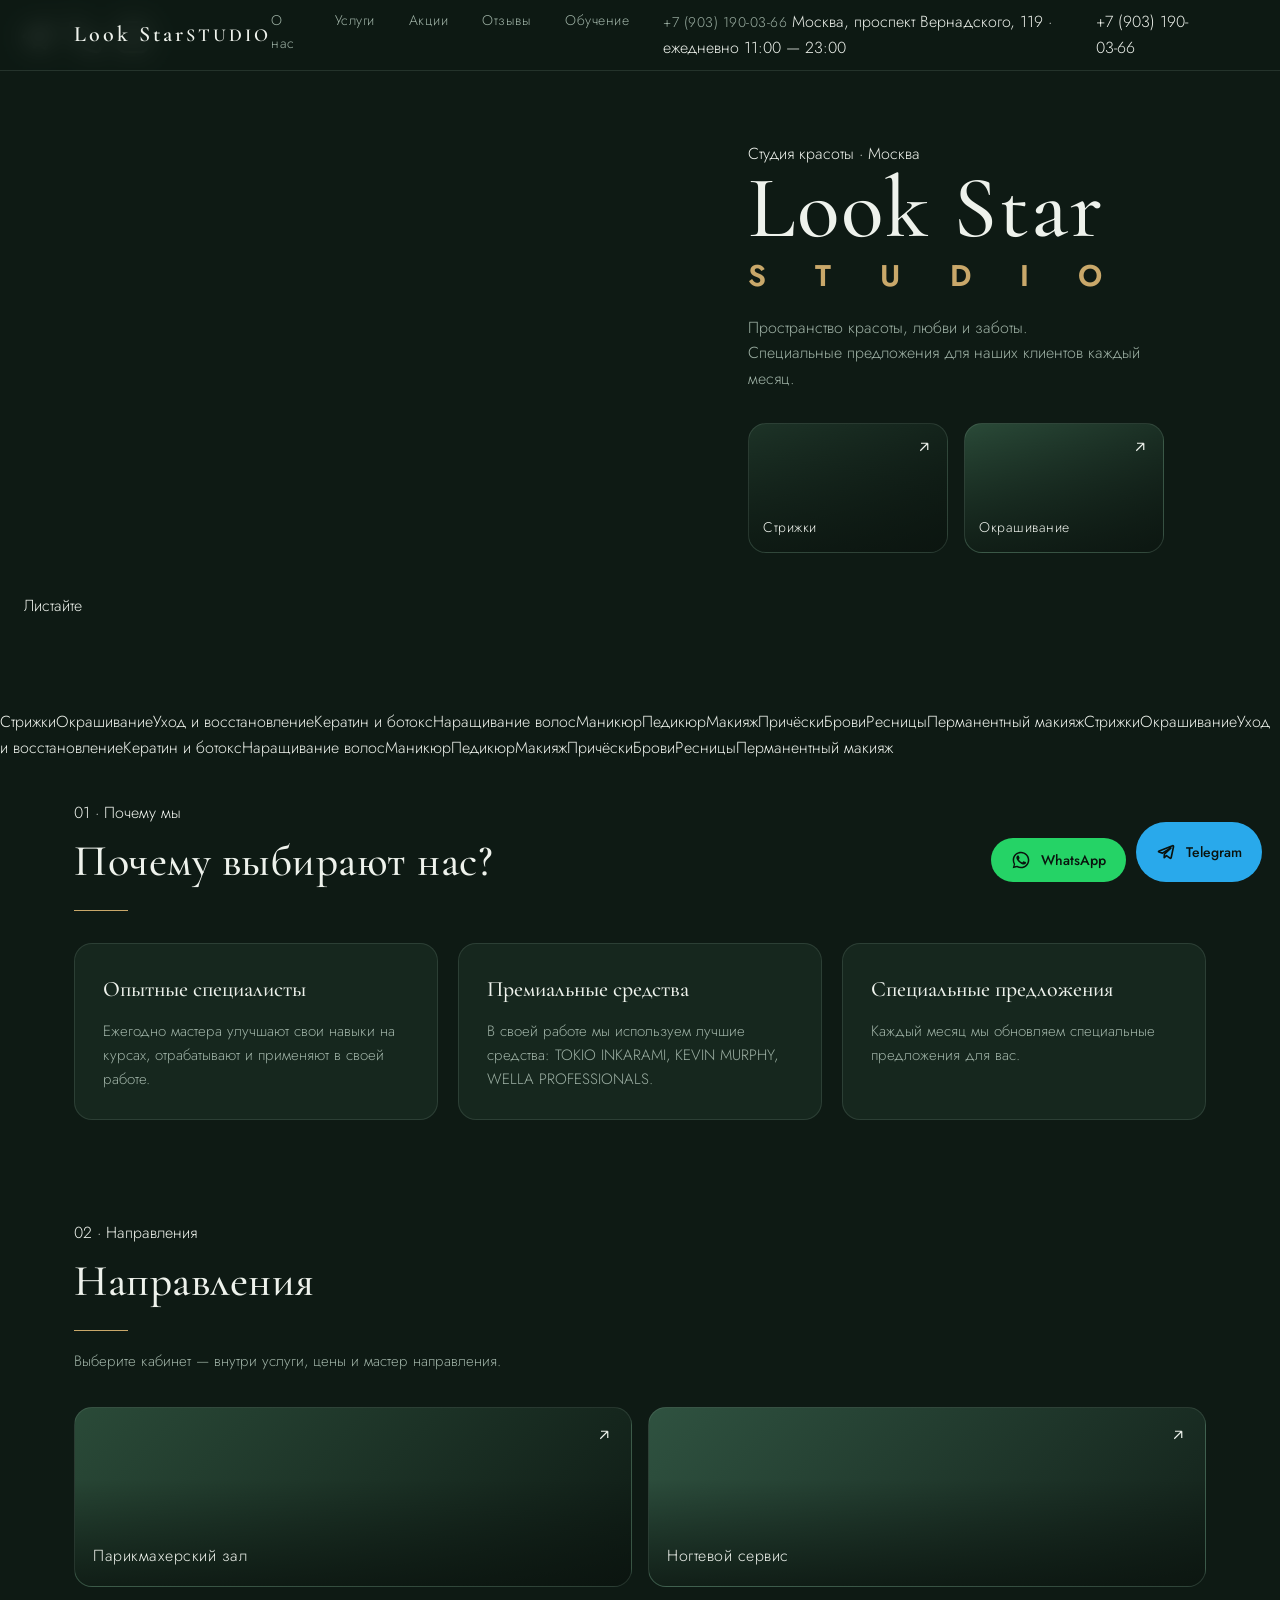
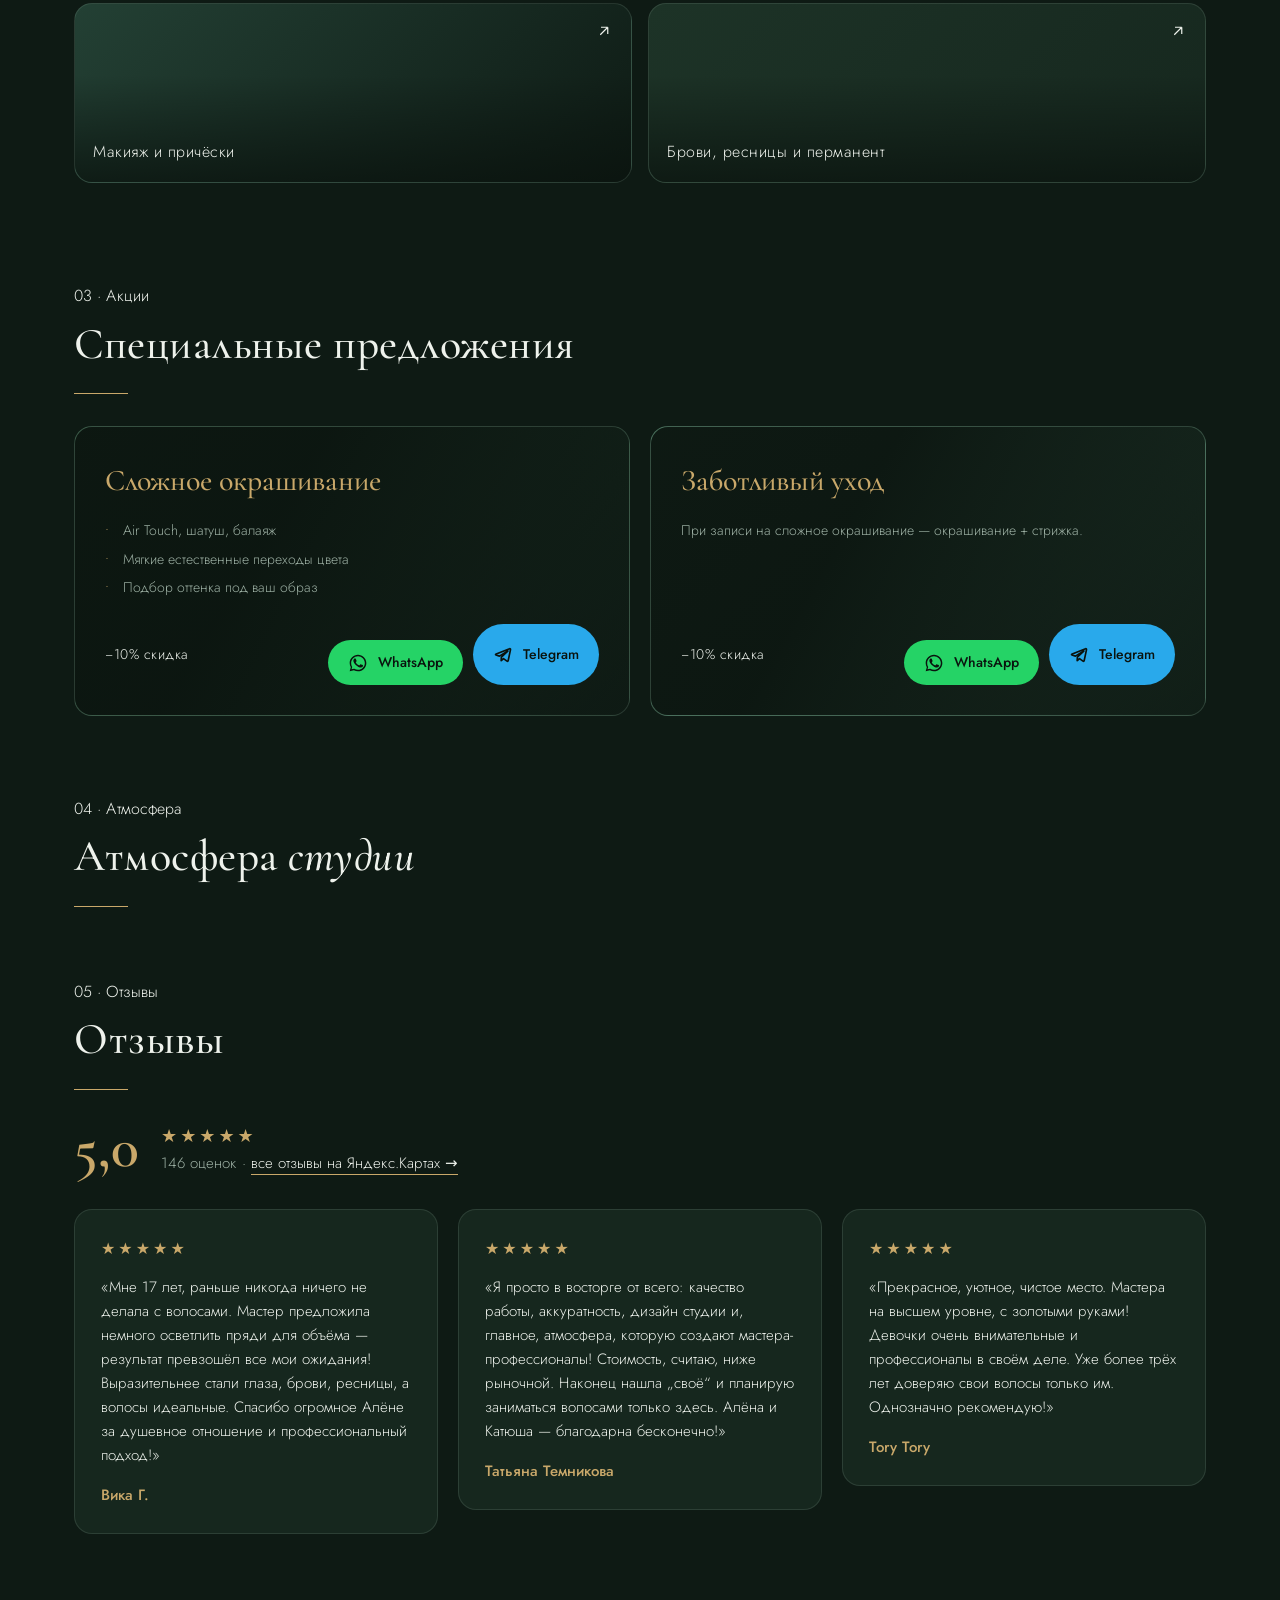
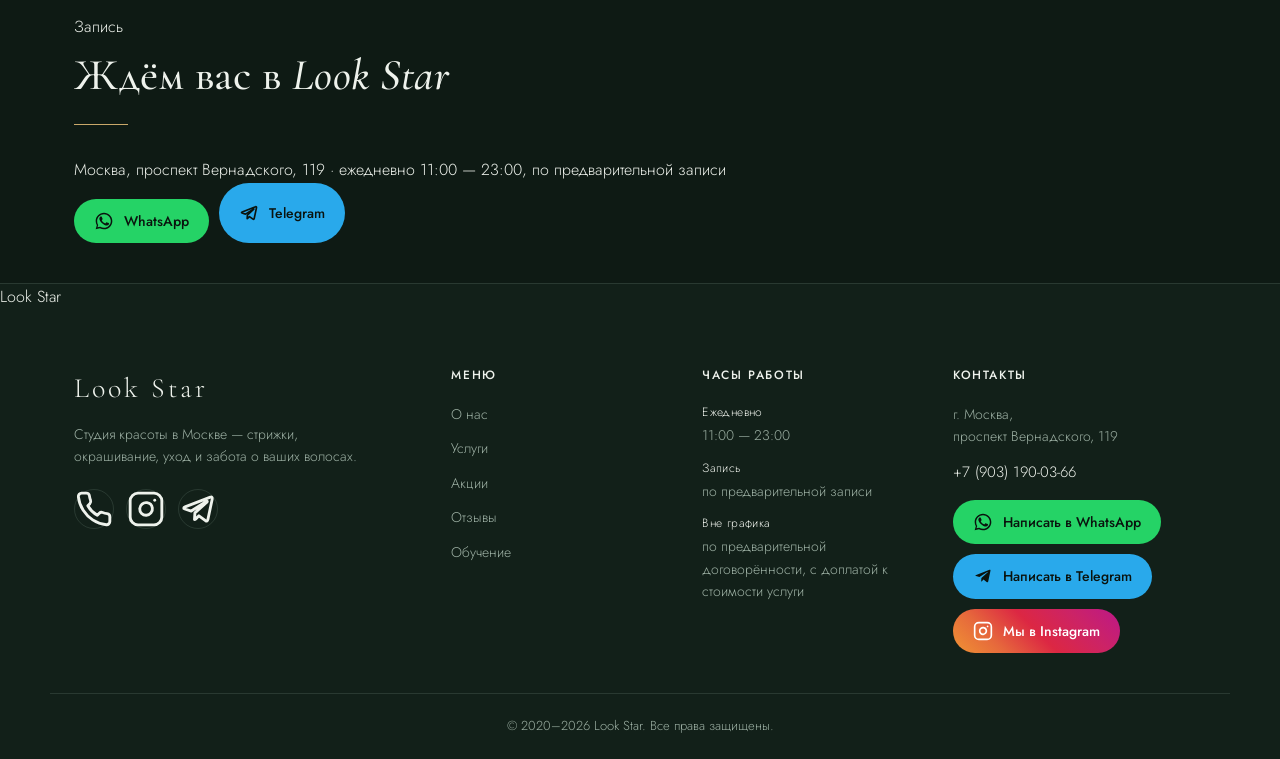
<file: index.html>
<!DOCTYPE html>
<html lang="ru">
<head>
  <meta charset="UTF-8" />
  <meta name="viewport" content="width=device-width, initial-scale=1.0" />
  <title>Look Star — студия красоты в Москве</title>
  <meta name="description" content="Look Star — студия красоты в Москве. Стрижки, окрашивание, укладки, уход и восстановление волос. Проспект Вернадского, 119." />
  <link rel="icon" href="images/favicon.png" />
  <meta property="og:type" content="website" />
  <meta property="og:site_name" content="Look Star" />
  <meta property="og:title" content="Look Star — студия красоты в Москве" />
  <meta property="og:description" content="Look Star — пространство красоты, любви и заботы. Стрижки, окрашивание, укладки, уход и восстановление волос. Москва, проспект Вернадского, 119." />
  <meta property="og:url" content="https://look-star.ru/" />
  <meta property="og:image" content="https://look-star.ru/images/logo-512.png" />
  <meta name="twitter:card" content="summary" />
  <link rel="preconnect" href="https://fonts.googleapis.com" />
  <link rel="preconnect" href="https://fonts.gstatic.com" crossorigin />
  <link href="https://fonts.googleapis.com/css2?family=Cormorant+Garamond:ital,wght@0,300;0,400;0,500;0,600;1,300;1,400&family=Jost:wght@300;400;500;600&display=swap" rel="stylesheet" />
  <link rel="stylesheet" href="css/styles.css?v=17" />
</head>
<body class="home">
  <!-- Header -->
  <header class="site-header" id="top">
    <div class="container header-inner">
      <a href="index.html" class="logo" aria-label="Look Star — на главную">Look&nbsp;Star<small>STUDIO</small></a>
      <nav class="nav" id="nav" aria-label="Основное меню">
        <a href="about.html">О нас</a>
        <a href="index.html#services">Услуги</a>
        <a href="index.html#offers">Акции</a>
        <a href="index.html#reviews">Отзывы</a>
        <a href="education.html">Обучение</a>
        <div class="nav-extra">
          <a href="tel:+79031900366">+7 (903) 190-03-66</a>
          <span>Москва, проспект Вернадского, 119 · ежедневно 11:00 — 23:00</span>
        </div>
      </nav>
      <a href="tel:+79031900366" class="header-phone">+7 (903) 190-03-66</a>
      <button class="burger" id="burger" aria-label="Меню" aria-expanded="false" aria-controls="nav">
        <span></span><span></span><span></span>
      </button>
    </div>
  </header>

  <main>
    <!-- Hero -->
    <section class="hero">
      <div class="hero-bg" style="--img: var(--img-hero-wide)"></div>
      <div class="container hero-inner">
        <div class="hero-left">
          <p class="eyebrow">Студия красоты · Москва</p>
          <h1 class="hero-title">Look&nbsp;Star<span>S T U D I O</span></h1>
          <p class="hero-sub">Пространство красоты, любви и заботы.<br />Специальные предложения для наших клиентов каждый месяц.</p>
          <div class="hero-book cta-pair">
            <a href="https://wa.me/79031900366" class="btn-wa" target="_blank" rel="noopener" aria-label="Записаться через WhatsApp"><svg viewBox="0 0 24 24" fill="currentColor"><path d="M17.5 14.4c-.3-.15-1.7-.84-1.96-.94-.26-.1-.45-.15-.64.15-.19.29-.74.94-.9 1.13-.17.19-.33.22-.62.07-.29-.15-1.23-.45-2.34-1.44-.87-.77-1.45-1.72-1.62-2.01-.17-.29-.02-.45.13-.6.13-.13.29-.34.44-.51.15-.17.19-.29.29-.48.1-.19.05-.36-.02-.51-.07-.15-.64-1.55-.88-2.12-.23-.56-.47-.48-.64-.49h-.55c-.19 0-.5.07-.76.36-.26.29-1 .98-1 2.38s1.02 2.76 1.17 2.95c.15.19 2.02 3.08 4.9 4.32.68.29 1.22.47 1.63.6.69.22 1.31.19 1.8.11.55-.08 1.7-.69 1.94-1.36.24-.67.24-1.24.17-1.36-.07-.12-.26-.19-.55-.34zM12 2C6.48 2 2 6.48 2 12c0 1.85.5 3.58 1.38 5.06L2 22l5.06-1.33A9.94 9.94 0 0 0 12 22c5.52 0 10-4.48 10-10S17.52 2 12 2zm0 18.2c-1.62 0-3.13-.44-4.43-1.2l-.32-.19-3 .79.8-2.93-.2-.31A8.13 8.13 0 0 1 3.8 12c0-4.52 3.68-8.2 8.2-8.2s8.2 3.68 8.2 8.2-3.68 8.2-8.2 8.2z"/></svg>WhatsApp</a>
            <a href="https://t.me/lookstarstudi0" class="btn-tg" target="_blank" rel="noopener" aria-label="Записаться через Telegram"><svg viewBox="0 0 24 24" fill="none" stroke="currentColor" stroke-width="2" stroke-linecap="round" stroke-linejoin="round" aria-hidden="true"><path d="M9.78 18.65l.28-4.23 7.68-6.92c.34-.31-.07-.46-.52-.19L7.74 13.3 3.64 12c-.88-.25-.89-.86.2-1.3l15.97-6.16c.73-.33 1.43.18 1.15 1.3l-2.72 12.81c-.19.91-.74 1.13-1.5.71L12.6 16.3l-1.99 1.93c-.23.23-.42.42-.83.42z"/></svg>Telegram</a>
          </div>
        </div>
        <div class="hero-cards">
          <a href="index.html#services" class="mini-card" style="--img: var(--img-haircut)">
            <span>Стрижки</span>
            <svg class="arrow" viewBox="0 0 24 24"><path d="M7 17L17 7M17 7H8M17 7V16"/></svg>
          </a>
          <a href="index.html#services" class="mini-card" style="--img: var(--img-color)">
            <span>Окрашивание</span>
            <svg class="arrow" viewBox="0 0 24 24"><path d="M7 17L17 7M17 7H8M17 7V16"/></svg>
          </a>
        </div>
      </div>
      <div class="hero-social">
            <a href="https://t.me/lookstarstudi0" target="_blank" rel="noopener" aria-label="Telegram"><svg viewBox="0 0 24 24" fill="none" stroke="currentColor" stroke-width="1.8" stroke-linecap="round" stroke-linejoin="round" aria-hidden="true"><path d="M9.78 18.65l.28-4.23 7.68-6.92c.34-.31-.07-.46-.52-.19L7.74 13.3 3.64 12c-.88-.25-.89-.86.2-1.3l15.97-6.16c.73-.33 1.43.18 1.15 1.3l-2.72 12.81c-.19.91-.74 1.13-1.5.71L12.6 16.3l-1.99 1.93c-.23.23-.42.42-.83.42z"/></svg></a>
            <a href="tel:+79031900366" aria-label="Телефон"><svg viewBox="0 0 24 24" fill="none" stroke="currentColor" stroke-width="1.8" stroke-linecap="round" stroke-linejoin="round" aria-hidden="true"><path d="M22 16.92v3a2 2 0 0 1-2.18 2 19.79 19.79 0 0 1-8.63-3.07 19.5 19.5 0 0 1-6-6 19.79 19.79 0 0 1-3.07-8.67A2 2 0 0 1 4.11 2h3a2 2 0 0 1 2 1.72 12.84 12.84 0 0 0 .7 2.81 2 2 0 0 1-.45 2.11L8.09 9.91a16 16 0 0 0 6 6l1.27-1.27a2 2 0 0 1 2.11-.45 12.84 12.84 0 0 0 2.81.7A2 2 0 0 1 22 16.92z"/></svg></a>
            <a href="https://www.instagram.com/look.star.studio" target="_blank" rel="noopener" aria-label="Instagram"><svg viewBox="0 0 24 24" fill="none" stroke="currentColor" stroke-width="1.8" stroke-linecap="round" stroke-linejoin="round" aria-hidden="true"><rect width="20" height="20" x="2" y="2" rx="5" ry="5"/><path d="M16 11.37A4 4 0 1 1 12.63 8 4 4 0 0 1 16 11.37z"/><line x1="17.5" x2="17.51" y1="6.5" y2="6.5"/></svg></a>
          </div>
      <a href="#why" class="scroll-cue">Листайте</a>
    </section>

    <!-- Бегущая строка услуг -->
    <div class="marquee" aria-hidden="true">
      <div class="marquee-track"><span>Стрижки</span><span>Окрашивание</span><span>Уход и восстановление</span><span>Кератин и ботокс</span><span>Наращивание волос</span><span>Маникюр</span><span>Педикюр</span><span>Макияж</span><span>Причёски</span><span>Брови</span><span>Ресницы</span><span>Перманентный макияж</span><span>Стрижки</span><span>Окрашивание</span><span>Уход и восстановление</span><span>Кератин и ботокс</span><span>Наращивание волос</span><span>Маникюр</span><span>Педикюр</span><span>Макияж</span><span>Причёски</span><span>Брови</span><span>Ресницы</span><span>Перманентный макияж</span></div>
    </div>

    <!-- Why us -->
    <section class="why container" id="why">
      <p class="eyebrow">01 · Почему мы</p>
      <h2 class="section-title">Почему выбирают нас?</h2>
      <div class="why-grid">
        <article class="why-card">
          <h3>Опытные специалисты</h3>
          <p>Ежегодно мастера улучшают свои навыки на курсах, отрабатывают и применяют в своей работе.</p>
        </article>
        <article class="why-card">
          <h3>Премиальные средства</h3>
          <p>В своей работе мы используем лучшие средства: TOKIO INKARAMI, KEVIN MURPHY, WELLA PROFESSIONALS.</p>
        </article>
        <article class="why-card">
          <h3>Специальные предложения</h3>
          <p>Каждый месяц мы обновляем специальные предложения для вас.</p>
        </article>
      </div>
    </section>

    <!-- Направления -->
    <section class="services container" id="services">
      <p class="eyebrow">02 · Направления</p>
      <h2 class="section-title">Направления</h2>
      <p class="prices-hint">Выберите кабинет — внутри услуги, цены и мастер направления.</p>
      <div class="services-grid">
        <a href="hair.html" class="service-tile s-wide" style="--img: var(--img-dir-hair)"><span>Парикмахерский зал</span><svg class="arrow" viewBox="0 0 24 24"><path d="M7 17L17 7M17 7H8M17 7V16"/></svg></a>
        <a href="nails.html" class="service-tile s-wide" style="--img: var(--img-dir-nails)"><span>Ногтевой сервис</span><svg class="arrow" viewBox="0 0 24 24"><path d="M7 17L17 7M17 7H8M17 7V16"/></svg></a>
        <a href="makeup.html" class="service-tile s-wide" style="--img: var(--img-dir-makeup)"><span>Макияж и причёски</span><svg class="arrow" viewBox="0 0 24 24"><path d="M7 17L17 7M17 7H8M17 7V16"/></svg></a>
        <a href="brows.html" class="service-tile s-wide" style="--img: var(--img-dir-brows)"><span>Брови, ресницы и перманент</span><svg class="arrow" viewBox="0 0 24 24"><path d="M7 17L17 7M17 7H8M17 7V16"/></svg></a>
      </div>
    </section>

    <!-- Special offers -->
    <section class="offers container" id="offers">
      <p class="eyebrow">03 · Акции</p>
      <h2 class="section-title">Специальные предложения</h2>
      <div class="offers-grid">
        <article class="offer-card" style="--img: var(--img-color)">
          <div class="offer-body">
            <h3>Сложное окрашивание</h3>
            <ul>
              <li>Air Touch, шатуш, балаяж</li>
              <li>Мягкие естественные переходы цвета</li>
              <li>Подбор оттенка под ваш образ</li>
            </ul>
            <div class="offer-foot">
              <span class="discount">−10% скидка</span>
              <div class="cta-pair">
                <a href="https://wa.me/79031900366" class="btn-wa" target="_blank" rel="noopener" aria-label="Записаться через WhatsApp"><svg viewBox="0 0 24 24" fill="currentColor"><path d="M17.5 14.4c-.3-.15-1.7-.84-1.96-.94-.26-.1-.45-.15-.64.15-.19.29-.74.94-.9 1.13-.17.19-.33.22-.62.07-.29-.15-1.23-.45-2.34-1.44-.87-.77-1.45-1.72-1.62-2.01-.17-.29-.02-.45.13-.6.13-.13.29-.34.44-.51.15-.17.19-.29.29-.48.1-.19.05-.36-.02-.51-.07-.15-.64-1.55-.88-2.12-.23-.56-.47-.48-.64-.49h-.55c-.19 0-.5.07-.76.36-.26.29-1 .98-1 2.38s1.02 2.76 1.17 2.95c.15.19 2.02 3.08 4.9 4.32.68.29 1.22.47 1.63.6.69.22 1.31.19 1.8.11.55-.08 1.7-.69 1.94-1.36.24-.67.24-1.24.17-1.36-.07-.12-.26-.19-.55-.34zM12 2C6.48 2 2 6.48 2 12c0 1.85.5 3.58 1.38 5.06L2 22l5.06-1.33A9.94 9.94 0 0 0 12 22c5.52 0 10-4.48 10-10S17.52 2 12 2zm0 18.2c-1.62 0-3.13-.44-4.43-1.2l-.32-.19-3 .79.8-2.93-.2-.31A8.13 8.13 0 0 1 3.8 12c0-4.52 3.68-8.2 8.2-8.2s8.2 3.68 8.2 8.2-3.68 8.2-8.2 8.2z"/></svg>WhatsApp</a>
                <a href="https://t.me/lookstarstudi0" class="btn-tg" target="_blank" rel="noopener" aria-label="Записаться через Telegram"><svg viewBox="0 0 24 24" fill="none" stroke="currentColor" stroke-width="2" stroke-linecap="round" stroke-linejoin="round" aria-hidden="true"><path d="M9.78 18.65l.28-4.23 7.68-6.92c.34-.31-.07-.46-.52-.19L7.74 13.3 3.64 12c-.88-.25-.89-.86.2-1.3l15.97-6.16c.73-.33 1.43.18 1.15 1.3l-2.72 12.81c-.19.91-.74 1.13-1.5.71L12.6 16.3l-1.99 1.93c-.23.23-.42.42-.83.42z"/></svg>Telegram</a>
              </div>
            </div>
          </div>
        </article>
        <article class="offer-card" style="--img: var(--img-care)">
          <div class="offer-body">
            <h3>Заботливый уход</h3>
            <p>При записи на сложное окрашивание — окрашивание + стрижка.</p>
            <div class="offer-foot">
              <span class="discount">−10% скидка</span>
              <div class="cta-pair">
                <a href="https://wa.me/79031900366" class="btn-wa" target="_blank" rel="noopener" aria-label="Записаться через WhatsApp"><svg viewBox="0 0 24 24" fill="currentColor"><path d="M17.5 14.4c-.3-.15-1.7-.84-1.96-.94-.26-.1-.45-.15-.64.15-.19.29-.74.94-.9 1.13-.17.19-.33.22-.62.07-.29-.15-1.23-.45-2.34-1.44-.87-.77-1.45-1.72-1.62-2.01-.17-.29-.02-.45.13-.6.13-.13.29-.34.44-.51.15-.17.19-.29.29-.48.1-.19.05-.36-.02-.51-.07-.15-.64-1.55-.88-2.12-.23-.56-.47-.48-.64-.49h-.55c-.19 0-.5.07-.76.36-.26.29-1 .98-1 2.38s1.02 2.76 1.17 2.95c.15.19 2.02 3.08 4.9 4.32.68.29 1.22.47 1.63.6.69.22 1.31.19 1.8.11.55-.08 1.7-.69 1.94-1.36.24-.67.24-1.24.17-1.36-.07-.12-.26-.19-.55-.34zM12 2C6.48 2 2 6.48 2 12c0 1.85.5 3.58 1.38 5.06L2 22l5.06-1.33A9.94 9.94 0 0 0 12 22c5.52 0 10-4.48 10-10S17.52 2 12 2zm0 18.2c-1.62 0-3.13-.44-4.43-1.2l-.32-.19-3 .79.8-2.93-.2-.31A8.13 8.13 0 0 1 3.8 12c0-4.52 3.68-8.2 8.2-8.2s8.2 3.68 8.2 8.2-3.68 8.2-8.2 8.2z"/></svg>WhatsApp</a>
                <a href="https://t.me/lookstarstudi0" class="btn-tg" target="_blank" rel="noopener" aria-label="Записаться через Telegram"><svg viewBox="0 0 24 24" fill="none" stroke="currentColor" stroke-width="2" stroke-linecap="round" stroke-linejoin="round" aria-hidden="true"><path d="M9.78 18.65l.28-4.23 7.68-6.92c.34-.31-.07-.46-.52-.19L7.74 13.3 3.64 12c-.88-.25-.89-.86.2-1.3l15.97-6.16c.73-.33 1.43.18 1.15 1.3l-2.72 12.81c-.19.91-.74 1.13-1.5.71L12.6 16.3l-1.99 1.93c-.23.23-.42.42-.83.42z"/></svg>Telegram</a>
              </div>
            </div>
          </div>
        </article>
      </div>
    </section>

    <!-- Атмосфера -->
    <section class="mood container" aria-label="Атмосфера студии">
      <p class="eyebrow">04 · Атмосфера</p>
      <h2 class="section-title">Атмосфера <em>студии</em></h2>
      <div class="mood-grid">
        <div class="mood-photo" style="--img: var(--img-mood-1)"></div>
        <div class="mood-photo" style="--img: var(--img-mood-2)"></div>
        <div class="mood-photo" style="--img: var(--img-mood-3)"></div>
        <div class="mood-photo" style="--img: var(--img-mood-4)"></div>
      </div>
    </section>

    <!-- Отзывы -->
    <section class="reviews container" id="reviews">
      <p class="eyebrow">05 · Отзывы</p>
      <h2 class="section-title">Отзывы</h2>
      <div class="reviews-head">
        <span class="reviews-rating">5,0</span>
        <div class="reviews-meta">
          <div class="reviews-stars">★★★★★</div>
          146 оценок · <a href="https://yandex.ru/maps/-/CDcGNU5W" target="_blank" rel="noopener">все отзывы на Яндекс.Картах →</a>
        </div>
      </div>
      <div class="reviews-grid">
        <article class="review-card">
          <div class="review-stars" aria-label="5 из 5">★★★★★</div>
          <p class="review-text">«Мне 17 лет, раньше никогда ничего не делала с волосами. Мастер предложила немного осветлить пряди для объёма — результат превзошёл все мои ожидания! Выразительнее стали глаза, брови, ресницы, а волосы идеальные. Спасибо огромное Алёне за душевное отношение и профессиональный подход!»</p>
          <p class="review-author">Вика Г.</p>
        </article>
        <article class="review-card">
          <div class="review-stars" aria-label="5 из 5">★★★★★</div>
          <p class="review-text">«Я просто в восторге от всего: качество работы, аккуратность, дизайн студии и, главное, атмосфера, которую создают мастера-профессионалы! Стоимость, считаю, ниже рыночной. Наконец нашла „своё“ и планирую заниматься волосами только здесь. Алёна и Катюша — благодарна бесконечно!»</p>
          <p class="review-author">Татьяна Темникова</p>
        </article>
        <article class="review-card">
          <div class="review-stars" aria-label="5 из 5">★★★★★</div>
          <p class="review-text">«Прекрасное, уютное, чистое место. Мастера на высшем уровне, с золотыми руками! Девочки очень внимательные и профессионалы в своём деле. Уже более трёх лет доверяю свои волосы только им. Однозначно рекомендую!»</p>
          <p class="review-author">Tory Tory</p>
        </article>
      </div>
    </section>

    <!-- Запись -->
    <section class="cta-band container" aria-label="Запись">
      <p class="eyebrow">Запись</p>
      <h2 class="section-title">Ждём вас в <em>Look&nbsp;Star</em></h2>
      <p>Москва, проспект Вернадского, 119 · ежедневно 11:00 — 23:00, по предварительной записи</p>
      <div class="cta-pair">
        <a href="https://wa.me/79031900366" class="btn-wa" target="_blank" rel="noopener" aria-label="Записаться через WhatsApp"><svg viewBox="0 0 24 24" fill="currentColor"><path d="M17.5 14.4c-.3-.15-1.7-.84-1.96-.94-.26-.1-.45-.15-.64.15-.19.29-.74.94-.9 1.13-.17.19-.33.22-.62.07-.29-.15-1.23-.45-2.34-1.44-.87-.77-1.45-1.72-1.62-2.01-.17-.29-.02-.45.13-.6.13-.13.29-.34.44-.51.15-.17.19-.29.29-.48.1-.19.05-.36-.02-.51-.07-.15-.64-1.55-.88-2.12-.23-.56-.47-.48-.64-.49h-.55c-.19 0-.5.07-.76.36-.26.29-1 .98-1 2.38s1.02 2.76 1.17 2.95c.15.19 2.02 3.08 4.9 4.32.68.29 1.22.47 1.63.6.69.22 1.31.19 1.8.11.55-.08 1.7-.69 1.94-1.36.24-.67.24-1.24.17-1.36-.07-.12-.26-.19-.55-.34zM12 2C6.48 2 2 6.48 2 12c0 1.85.5 3.58 1.38 5.06L2 22l5.06-1.33A9.94 9.94 0 0 0 12 22c5.52 0 10-4.48 10-10S17.52 2 12 2zm0 18.2c-1.62 0-3.13-.44-4.43-1.2l-.32-.19-3 .79.8-2.93-.2-.31A8.13 8.13 0 0 1 3.8 12c0-4.52 3.68-8.2 8.2-8.2s8.2 3.68 8.2 8.2-3.68 8.2-8.2 8.2z"/></svg>WhatsApp</a>
            <a href="https://t.me/lookstarstudi0" class="btn-tg" target="_blank" rel="noopener" aria-label="Записаться через Telegram"><svg viewBox="0 0 24 24" fill="none" stroke="currentColor" stroke-width="2" stroke-linecap="round" stroke-linejoin="round" aria-hidden="true"><path d="M9.78 18.65l.28-4.23 7.68-6.92c.34-.31-.07-.46-.52-.19L7.74 13.3 3.64 12c-.88-.25-.89-.86.2-1.3l15.97-6.16c.73-.33 1.43.18 1.15 1.3l-2.72 12.81c-.19.91-.74 1.13-1.5.71L12.6 16.3l-1.99 1.93c-.23.23-.42.42-.83.42z"/></svg>Telegram</a>
      </div>
    </section>
  </main>

  <!-- Footer -->
  <footer class="site-footer" id="education">
    <div class="footer-mark" aria-hidden="true">Look Star</div>
    <div class="container footer-inner">
      <div class="footer-col footer-about">
        <div class="footer-brand">Look Star</div>
        <p class="footer-tagline">Студия красоты в Москве — стрижки, окрашивание, уход и забота о ваших волосах.</p>
        <div class="footer-social">
          <a href="tel:+79031900366" aria-label="Телефон"><svg viewBox="0 0 24 24" fill="none" stroke="currentColor" stroke-width="1.8" stroke-linecap="round" stroke-linejoin="round" aria-hidden="true"><path d="M22 16.92v3a2 2 0 0 1-2.18 2 19.79 19.79 0 0 1-8.63-3.07 19.5 19.5 0 0 1-6-6 19.79 19.79 0 0 1-3.07-8.67A2 2 0 0 1 4.11 2h3a2 2 0 0 1 2 1.72 12.84 12.84 0 0 0 .7 2.81 2 2 0 0 1-.45 2.11L8.09 9.91a16 16 0 0 0 6 6l1.27-1.27a2 2 0 0 1 2.11-.45 12.84 12.84 0 0 0 2.81.7A2 2 0 0 1 22 16.92z"/></svg></a>
          <a href="https://www.instagram.com/look.star.studio" target="_blank" rel="noopener" aria-label="Instagram"><svg viewBox="0 0 24 24" fill="none" stroke="currentColor" stroke-width="1.8" stroke-linecap="round" stroke-linejoin="round" aria-hidden="true"><rect width="20" height="20" x="2" y="2" rx="5" ry="5"/><path d="M16 11.37A4 4 0 1 1 12.63 8 4 4 0 0 1 16 11.37z"/><line x1="17.5" x2="17.51" y1="6.5" y2="6.5"/></svg></a>
          <a href="https://t.me/lookstarstudi0" target="_blank" rel="noopener" aria-label="Telegram"><svg viewBox="0 0 24 24" fill="none" stroke="currentColor" stroke-width="1.8" stroke-linecap="round" stroke-linejoin="round" aria-hidden="true"><path d="M9.78 18.65l.28-4.23 7.68-6.92c.34-.31-.07-.46-.52-.19L7.74 13.3 3.64 12c-.88-.25-.89-.86.2-1.3l15.97-6.16c.73-.33 1.43.18 1.15 1.3l-2.72 12.81c-.19.91-.74 1.13-1.5.71L12.6 16.3l-1.99 1.93c-.23.23-.42.42-.83.42z"/></svg></a>
        </div>
      </div>
      <div class="footer-col">
        <h4>Меню</h4>
        <nav class="footer-nav">
          <a href="about.html">О нас</a>
          <a href="index.html#services">Услуги</a>
          <a href="index.html#offers">Акции</a>
        <a href="index.html#reviews">Отзывы</a>
          <a href="education.html">Обучение</a>
        </nav>
      </div>
      <div class="footer-col">
        <h4>Часы работы</h4>
        <div class="footer-hours">
          <p><span>Ежедневно</span>11:00 — 23:00</p>
          <p><span>Запись</span>по предварительной записи</p>
          <p><span>Вне графика</span>по предварительной договорённости, с доплатой к стоимости услуги</p>
        </div>
      </div>
      <div class="footer-col">
        <h4>Контакты</h4>
        <p class="footer-addr">г. Москва,<br />проспект Вернадского, 119</p>
        <p class="footer-phone"><a href="tel:+79031900366">+7 (903) 190-03-66</a></p>
        <div class="footer-cta">
        <a href="https://wa.me/79031900366" class="btn-wa" target="_blank" rel="noopener" aria-label="Написать в WhatsApp">
          <svg viewBox="0 0 24 24" fill="currentColor"><path d="M17.5 14.4c-.3-.15-1.7-.84-1.96-.94-.26-.1-.45-.15-.64.15-.19.29-.74.94-.9 1.13-.17.19-.33.22-.62.07-.29-.15-1.23-.45-2.34-1.44-.87-.77-1.45-1.72-1.62-2.01-.17-.29-.02-.45.13-.6.13-.13.29-.34.44-.51.15-.17.19-.29.29-.48.1-.19.05-.36-.02-.51-.07-.15-.64-1.55-.88-2.12-.23-.56-.47-.48-.64-.49h-.55c-.19 0-.5.07-.76.36-.26.29-1 .98-1 2.38s1.02 2.76 1.17 2.95c.15.19 2.02 3.08 4.9 4.32.68.29 1.22.47 1.63.6.69.22 1.31.19 1.8.11.55-.08 1.7-.69 1.94-1.36.24-.67.24-1.24.17-1.36-.07-.12-.26-.19-.55-.34zM12 2C6.48 2 2 6.48 2 12c0 1.85.5 3.58 1.38 5.06L2 22l5.06-1.33A9.94 9.94 0 0 0 12 22c5.52 0 10-4.48 10-10S17.52 2 12 2zm0 18.2c-1.62 0-3.13-.44-4.43-1.2l-.32-.19-3 .79.8-2.93-.2-.31A8.13 8.13 0 0 1 3.8 12c0-4.52 3.68-8.2 8.2-8.2s8.2 3.68 8.2 8.2-3.68 8.2-8.2 8.2z"/></svg>
          Написать в WhatsApp
        </a>
        <a href="https://t.me/lookstarstudi0" class="btn-tg" target="_blank" rel="noopener" aria-label="Написать в Telegram">
          <svg viewBox="0 0 24 24" fill="currentColor"><path d="M9.78 18.65l.28-4.23 7.68-6.92c.34-.31-.07-.46-.52-.19L7.74 13.3 3.64 12c-.88-.25-.89-.86.2-1.3l15.97-6.16c.73-.33 1.43.18 1.15 1.3l-2.72 12.81c-.19.91-.74 1.13-1.5.71L12.6 16.3l-1.99 1.93c-.23.23-.42.42-.83.42z"/></svg>
          Написать в Telegram
        </a>
        <a href="https://www.instagram.com/look.star.studio" class="btn-ig" target="_blank" rel="noopener" aria-label="Мы в Instagram">
          <svg viewBox="0 0 24 24" fill="none" stroke="currentColor" stroke-width="2" stroke-linecap="round" stroke-linejoin="round" aria-hidden="true"><rect width="20" height="20" x="2" y="2" rx="5" ry="5"/><path d="M16 11.37A4 4 0 1 1 12.63 8 4 4 0 0 1 16 11.37z"/><line x1="17.5" x2="17.51" y1="6.5" y2="6.5"/></svg>
          Мы в Instagram
        </a>
        </div>
      </div>
    </div>
    <div class="footer-bottom">© 2020–2026 Look Star. Все права защищены.</div>
  </footer>

  <script src="js/main.js?v=17"></script>
</body>
</html>
</file>
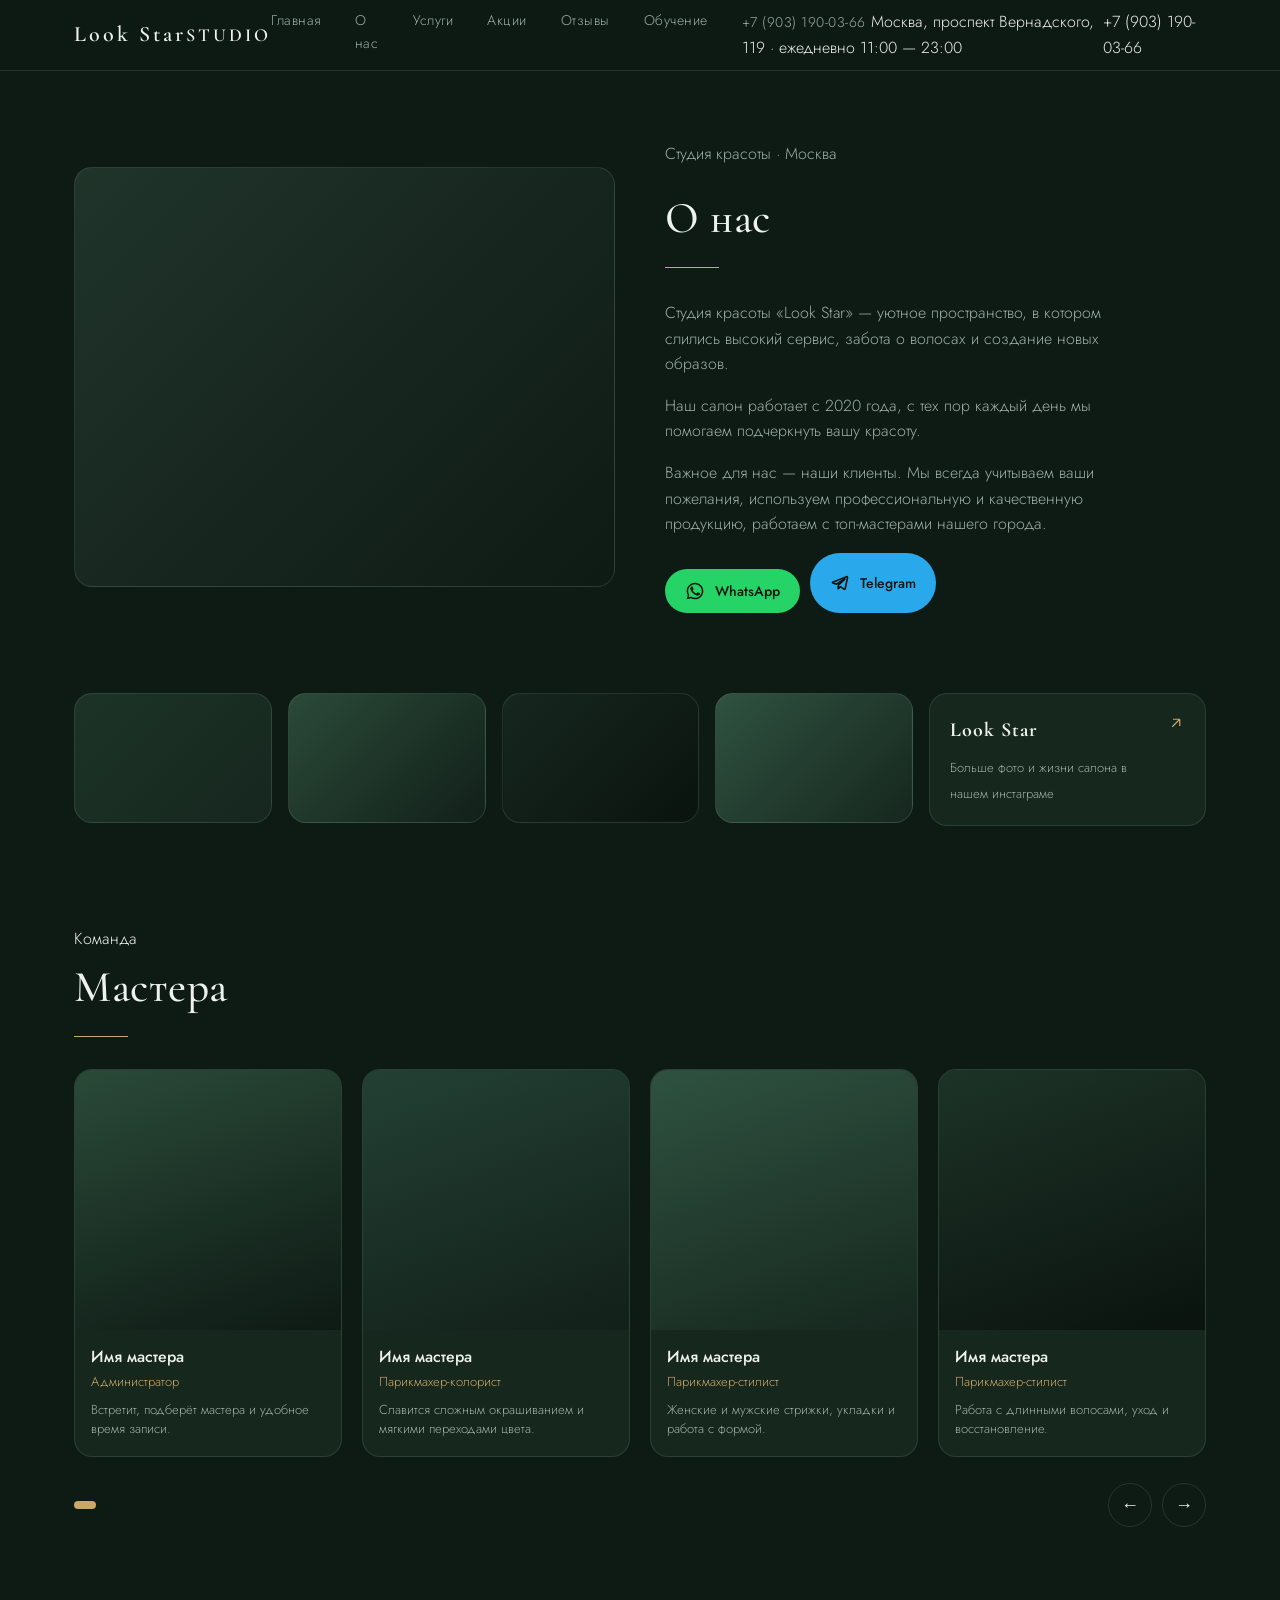
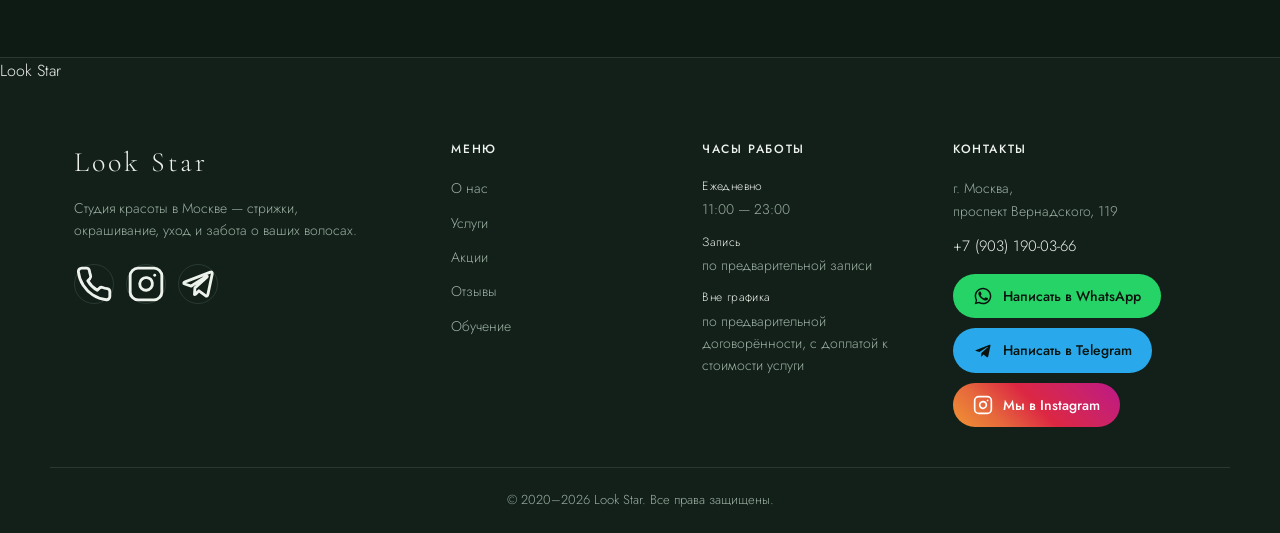
<file: about.html>
<!DOCTYPE html>
<html lang="ru">
<head>
  <meta charset="UTF-8" />
  <meta name="viewport" content="width=device-width, initial-scale=1.0" />
  <title>О нас — Look Star</title>
  <meta name="description" content="Студия красоты Look Star в Москве — высокий сервис и уютная атмосфера. Работаем с 2020 года. Наши мастера." />
  <link rel="icon" href="images/favicon.png" />
  <meta property="og:type" content="website" />
  <meta property="og:site_name" content="Look Star" />
  <meta property="og:title" content="О нас — Look Star" />
  <meta property="og:description" content="Студия красоты Look Star в Москве — высокий сервис и уютная атмосфера. Работаем с 2020 года. Наши мастера." />
  <meta property="og:url" content="https://look-star.ru/about.html" />
  <meta property="og:image" content="https://look-star.ru/images/logo-512.png" />
  <meta name="twitter:card" content="summary" />
  <link rel="preconnect" href="https://fonts.googleapis.com" />
  <link rel="preconnect" href="https://fonts.gstatic.com" crossorigin />
  <link href="https://fonts.googleapis.com/css2?family=Cormorant+Garamond:ital,wght@0,300;0,400;0,500;0,600;1,300;1,400&family=Jost:wght@300;400;500;600&display=swap" rel="stylesheet" />
  <link rel="stylesheet" href="css/styles.css?v=17" />
</head>
<body>
  <!-- Header -->
  <header class="site-header" id="top">
    <div class="container header-inner">
      <a href="index.html" class="logo" aria-label="Look Star — на главную">Look&nbsp;Star<small>STUDIO</small></a>
      <nav class="nav" id="nav" aria-label="Основное меню">
        <a href="index.html#top">Главная</a>
        <a href="about.html" aria-current="page">О нас</a>
        <a href="index.html#services">Услуги</a>
        <a href="index.html#offers">Акции</a>
        <a href="index.html#reviews">Отзывы</a>
        <a href="education.html">Обучение</a>
        <div class="nav-extra">
          <a href="tel:+79031900366">+7 (903) 190-03-66</a>
          <span>Москва, проспект Вернадского, 119 · ежедневно 11:00 — 23:00</span>
        </div>
      </nav>
      <a href="tel:+79031900366" class="header-phone">+7 (903) 190-03-66</a>
      <button class="burger" id="burger" aria-label="Меню" aria-expanded="false" aria-controls="nav">
        <span></span><span></span><span></span>
      </button>
    </div>
  </header>

  <main>
    <!-- About -->
    <section class="about container">
      <div class="about-photo" style="--img: var(--img-interior)"></div>
      <div class="about-text">
        <p class="eyebrow">Студия красоты · Москва</p>
        <h1 class="section-title">О нас</h1>
        <p>Студия красоты «Look Star» — уютное пространство, в котором слились высокий сервис, забота о волосах и создание новых образов.</p>
        <p>Наш салон работает с 2020 года, с тех пор каждый день мы помогаем подчеркнуть вашу красоту.</p>
        <p>Важное для нас — наши клиенты. Мы всегда учитываем ваши пожелания, используем профессиональную и качественную продукцию, работаем с топ-мастерами нашего города.</p>
        <div class="cta-pair">
          <a href="https://wa.me/79031900366" class="btn-wa" target="_blank" rel="noopener" aria-label="Записаться через WhatsApp"><svg viewBox="0 0 24 24" fill="currentColor"><path d="M17.5 14.4c-.3-.15-1.7-.84-1.96-.94-.26-.1-.45-.15-.64.15-.19.29-.74.94-.9 1.13-.17.19-.33.22-.62.07-.29-.15-1.23-.45-2.34-1.44-.87-.77-1.45-1.72-1.62-2.01-.17-.29-.02-.45.13-.6.13-.13.29-.34.44-.51.15-.17.19-.29.29-.48.1-.19.05-.36-.02-.51-.07-.15-.64-1.55-.88-2.12-.23-.56-.47-.48-.64-.49h-.55c-.19 0-.5.07-.76.36-.26.29-1 .98-1 2.38s1.02 2.76 1.17 2.95c.15.19 2.02 3.08 4.9 4.32.68.29 1.22.47 1.63.6.69.22 1.31.19 1.8.11.55-.08 1.7-.69 1.94-1.36.24-.67.24-1.24.17-1.36-.07-.12-.26-.19-.55-.34zM12 2C6.48 2 2 6.48 2 12c0 1.85.5 3.58 1.38 5.06L2 22l5.06-1.33A9.94 9.94 0 0 0 12 22c5.52 0 10-4.48 10-10S17.52 2 12 2zm0 18.2c-1.62 0-3.13-.44-4.43-1.2l-.32-.19-3 .79.8-2.93-.2-.31A8.13 8.13 0 0 1 3.8 12c0-4.52 3.68-8.2 8.2-8.2s8.2 3.68 8.2 8.2-3.68 8.2-8.2 8.2z"/></svg>WhatsApp</a>
          <a href="https://t.me/lookstarstudi0" class="btn-tg" target="_blank" rel="noopener" aria-label="Записаться через Telegram"><svg viewBox="0 0 24 24" fill="none" stroke="currentColor" stroke-width="2" stroke-linecap="round" stroke-linejoin="round" aria-hidden="true"><path d="M9.78 18.65l.28-4.23 7.68-6.92c.34-.31-.07-.46-.52-.19L7.74 13.3 3.64 12c-.88-.25-.89-.86.2-1.3l15.97-6.16c.73-.33 1.43.18 1.15 1.3l-2.72 12.81c-.19.91-.74 1.13-1.5.71L12.6 16.3l-1.99 1.93c-.23.23-.42.42-.83.42z"/></svg>Telegram</a>
        </div>
      </div>
    </section>

    <!-- Gallery + instagram -->
    <section class="gallery container">
      <div class="gallery-thumb" style="--img: var(--img-interior2)"></div>
      <div class="gallery-thumb" style="--img: var(--img-interior3)"></div>
      <div class="gallery-thumb" style="--img: var(--img-interior4)"></div>
      <div class="gallery-thumb" style="--img: var(--img-interior5)"></div>
      <a href="https://www.instagram.com/look.star.studio" class="gallery-insta" target="_blank" rel="noopener">
        <div>
          <strong>Look Star</strong>
          <span>Больше фото и жизни салона в нашем инстаграме</span>
        </div>
        <svg class="arrow" viewBox="0 0 24 24"><path d="M7 17L17 7M17 7H8M17 7V16"/></svg>
      </a>
    </section>

    <!-- Мастера -->
    <section class="team container">
      <p class="eyebrow">Команда</p>
      <h2 class="section-title">Мастера</h2>
      <div class="team-viewport">
        <div class="team-track" id="teamTrack">
          <article class="team-card">
            <div class="team-photo" style="--img: var(--img-master1)"></div>
            <div class="team-info">
              <strong>Имя мастера</strong>
              <span class="role">Администратор</span>
              <p>Встретит, подберёт мастера и удобное время записи.</p>
            </div>
          </article>
          <article class="team-card">
            <div class="team-photo" style="--img: var(--img-master2)"></div>
            <div class="team-info">
              <strong>Имя мастера</strong>
              <span class="role">Парикмахер-колорист</span>
              <p>Славится сложным окрашиванием и мягкими переходами цвета.</p>
            </div>
          </article>
          <article class="team-card">
            <div class="team-photo" style="--img: var(--img-master3)"></div>
            <div class="team-info">
              <strong>Имя мастера</strong>
              <span class="role">Парикмахер-стилист</span>
              <p>Женские и мужские стрижки, укладки и работа с формой.</p>
            </div>
          </article>
          <article class="team-card">
            <div class="team-photo" style="--img: var(--img-master4)"></div>
            <div class="team-info">
              <strong>Имя мастера</strong>
              <span class="role">Парикмахер-стилист</span>
              <p>Работа с длинными волосами, уход и восстановление.</p>
            </div>
          </article>
        </div>
      </div>
      <div class="team-controls">
        <div class="team-dots" id="teamDots"></div>
        <div class="team-arrows">
          <button id="teamPrev" aria-label="Назад">←</button>
          <button id="teamNext" aria-label="Вперёд">→</button>
        </div>
      </div>
    </section>
  </main>

  <!-- Footer -->
  <footer class="site-footer" id="education">
    <div class="footer-mark" aria-hidden="true">Look Star</div>
    <div class="container footer-inner">
      <div class="footer-col footer-about">
        <div class="footer-brand">Look Star</div>
        <p class="footer-tagline">Студия красоты в Москве — стрижки, окрашивание, уход и забота о ваших волосах.</p>
        <div class="footer-social">
          <a href="tel:+79031900366" aria-label="Телефон"><svg viewBox="0 0 24 24" fill="none" stroke="currentColor" stroke-width="1.8" stroke-linecap="round" stroke-linejoin="round" aria-hidden="true"><path d="M22 16.92v3a2 2 0 0 1-2.18 2 19.79 19.79 0 0 1-8.63-3.07 19.5 19.5 0 0 1-6-6 19.79 19.79 0 0 1-3.07-8.67A2 2 0 0 1 4.11 2h3a2 2 0 0 1 2 1.72 12.84 12.84 0 0 0 .7 2.81 2 2 0 0 1-.45 2.11L8.09 9.91a16 16 0 0 0 6 6l1.27-1.27a2 2 0 0 1 2.11-.45 12.84 12.84 0 0 0 2.81.7A2 2 0 0 1 22 16.92z"/></svg></a>
          <a href="https://www.instagram.com/look.star.studio" target="_blank" rel="noopener" aria-label="Instagram"><svg viewBox="0 0 24 24" fill="none" stroke="currentColor" stroke-width="1.8" stroke-linecap="round" stroke-linejoin="round" aria-hidden="true"><rect width="20" height="20" x="2" y="2" rx="5" ry="5"/><path d="M16 11.37A4 4 0 1 1 12.63 8 4 4 0 0 1 16 11.37z"/><line x1="17.5" x2="17.51" y1="6.5" y2="6.5"/></svg></a>
          <a href="https://t.me/lookstarstudi0" target="_blank" rel="noopener" aria-label="Telegram"><svg viewBox="0 0 24 24" fill="none" stroke="currentColor" stroke-width="1.8" stroke-linecap="round" stroke-linejoin="round" aria-hidden="true"><path d="M9.78 18.65l.28-4.23 7.68-6.92c.34-.31-.07-.46-.52-.19L7.74 13.3 3.64 12c-.88-.25-.89-.86.2-1.3l15.97-6.16c.73-.33 1.43.18 1.15 1.3l-2.72 12.81c-.19.91-.74 1.13-1.5.71L12.6 16.3l-1.99 1.93c-.23.23-.42.42-.83.42z"/></svg></a>
        </div>
      </div>
      <div class="footer-col">
        <h4>Меню</h4>
        <nav class="footer-nav">
          <a href="about.html">О нас</a>
          <a href="index.html#services">Услуги</a>
          <a href="index.html#offers">Акции</a>
        <a href="index.html#reviews">Отзывы</a>
          <a href="education.html">Обучение</a>
        </nav>
      </div>
      <div class="footer-col">
        <h4>Часы работы</h4>
        <div class="footer-hours">
          <p><span>Ежедневно</span>11:00 — 23:00</p>
          <p><span>Запись</span>по предварительной записи</p>
          <p><span>Вне графика</span>по предварительной договорённости, с доплатой к стоимости услуги</p>
        </div>
      </div>
      <div class="footer-col">
        <h4>Контакты</h4>
        <p class="footer-addr">г. Москва,<br />проспект Вернадского, 119</p>
        <p class="footer-phone"><a href="tel:+79031900366">+7 (903) 190-03-66</a></p>
        <div class="footer-cta">
        <a href="https://wa.me/79031900366" class="btn-wa" target="_blank" rel="noopener" aria-label="Написать в WhatsApp">
          <svg viewBox="0 0 24 24" fill="currentColor"><path d="M17.5 14.4c-.3-.15-1.7-.84-1.96-.94-.26-.1-.45-.15-.64.15-.19.29-.74.94-.9 1.13-.17.19-.33.22-.62.07-.29-.15-1.23-.45-2.34-1.44-.87-.77-1.45-1.72-1.62-2.01-.17-.29-.02-.45.13-.6.13-.13.29-.34.44-.51.15-.17.19-.29.29-.48.1-.19.05-.36-.02-.51-.07-.15-.64-1.55-.88-2.12-.23-.56-.47-.48-.64-.49h-.55c-.19 0-.5.07-.76.36-.26.29-1 .98-1 2.38s1.02 2.76 1.17 2.95c.15.19 2.02 3.08 4.9 4.32.68.29 1.22.47 1.63.6.69.22 1.31.19 1.8.11.55-.08 1.7-.69 1.94-1.36.24-.67.24-1.24.17-1.36-.07-.12-.26-.19-.55-.34zM12 2C6.48 2 2 6.48 2 12c0 1.85.5 3.58 1.38 5.06L2 22l5.06-1.33A9.94 9.94 0 0 0 12 22c5.52 0 10-4.48 10-10S17.52 2 12 2zm0 18.2c-1.62 0-3.13-.44-4.43-1.2l-.32-.19-3 .79.8-2.93-.2-.31A8.13 8.13 0 0 1 3.8 12c0-4.52 3.68-8.2 8.2-8.2s8.2 3.68 8.2 8.2-3.68 8.2-8.2 8.2z"/></svg>
          Написать в WhatsApp
        </a>
        <a href="https://t.me/lookstarstudi0" class="btn-tg" target="_blank" rel="noopener" aria-label="Написать в Telegram">
          <svg viewBox="0 0 24 24" fill="currentColor"><path d="M9.78 18.65l.28-4.23 7.68-6.92c.34-.31-.07-.46-.52-.19L7.74 13.3 3.64 12c-.88-.25-.89-.86.2-1.3l15.97-6.16c.73-.33 1.43.18 1.15 1.3l-2.72 12.81c-.19.91-.74 1.13-1.5.71L12.6 16.3l-1.99 1.93c-.23.23-.42.42-.83.42z"/></svg>
          Написать в Telegram
        </a>
        <a href="https://www.instagram.com/look.star.studio" class="btn-ig" target="_blank" rel="noopener" aria-label="Мы в Instagram">
          <svg viewBox="0 0 24 24" fill="none" stroke="currentColor" stroke-width="2" stroke-linecap="round" stroke-linejoin="round" aria-hidden="true"><rect width="20" height="20" x="2" y="2" rx="5" ry="5"/><path d="M16 11.37A4 4 0 1 1 12.63 8 4 4 0 0 1 16 11.37z"/><line x1="17.5" x2="17.51" y1="6.5" y2="6.5"/></svg>
          Мы в Instagram
        </a>
        </div>
      </div>
    </div>
    <div class="footer-bottom">© 2020–2026 Look Star. Все права защищены.</div>
  </footer>

  <script src="js/main.js?v=17"></script>
</body>
</html>
</file>
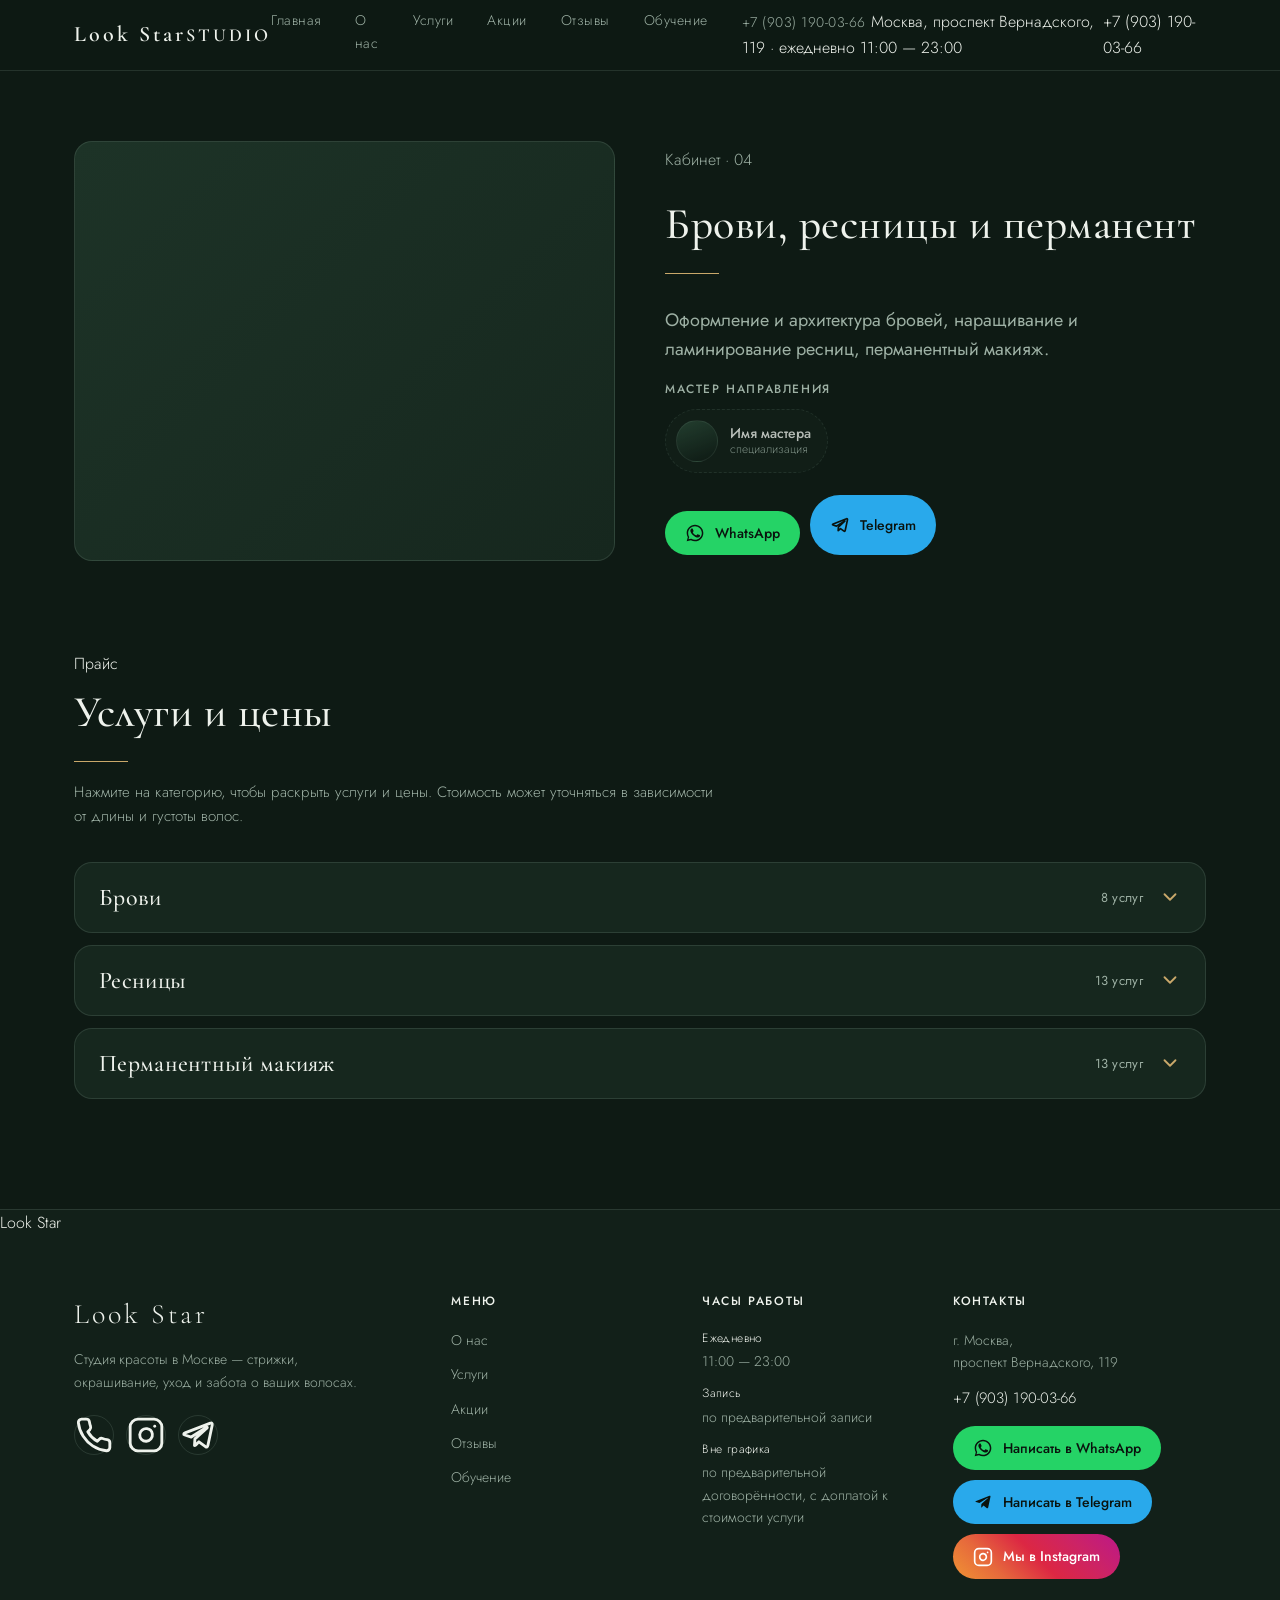
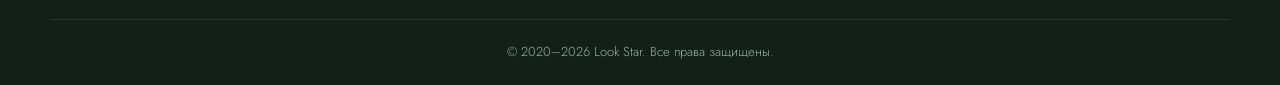
<file: brows.html>
<!DOCTYPE html>
<html lang="ru">
<head>
  <meta charset="UTF-8" />
  <meta name="viewport" content="width=device-width, initial-scale=1.0" />
  <title>Брови, ресницы и перманент — Look Star</title>
  <meta name="description" content="Архитектура бровей, наращивание и ламинирование ресниц, перманентный макияж в студии Look Star. Москва, проспект Вернадского, 119." />
  <link rel="icon" href="images/favicon.png" />
  <meta property="og:type" content="website" />
  <meta property="og:site_name" content="Look Star" />
  <meta property="og:title" content="Брови, ресницы и перманент — Look Star" />
  <meta property="og:description" content="Архитектура бровей, наращивание и ламинирование ресниц, перманентный макияж в студии Look Star. Москва, проспект Вернадского, 119." />
  <meta property="og:url" content="https://look-star.ru/brows.html" />
  <meta property="og:image" content="https://look-star.ru/images/logo-512.png" />
  <meta name="twitter:card" content="summary" />
  <link rel="preconnect" href="https://fonts.googleapis.com" />
  <link rel="preconnect" href="https://fonts.gstatic.com" crossorigin />
  <link href="https://fonts.googleapis.com/css2?family=Cormorant+Garamond:ital,wght@0,300;0,400;0,500;0,600;1,300;1,400&family=Jost:wght@300;400;500;600&display=swap" rel="stylesheet" />
  <link rel="stylesheet" href="css/styles.css?v=17" />
</head>
<body>
  <!-- Header -->
  <header class="site-header" id="top">
    <div class="container header-inner">
      <a href="index.html" class="logo" aria-label="Look Star — на главную">Look&nbsp;Star<small>STUDIO</small></a>
      <nav class="nav" id="nav" aria-label="Основное меню">
        <a href="index.html#top">Главная</a>
        <a href="about.html">О нас</a>
        <a href="index.html#services">Услуги</a>
        <a href="index.html#offers">Акции</a>
        <a href="index.html#reviews">Отзывы</a>
        <a href="education.html">Обучение</a>
        <div class="nav-extra">
          <a href="tel:+79031900366">+7 (903) 190-03-66</a>
          <span>Москва, проспект Вернадского, 119 · ежедневно 11:00 — 23:00</span>
        </div>
      </nav>
      <a href="tel:+79031900366" class="header-phone">+7 (903) 190-03-66</a>
      <button class="burger" id="burger" aria-label="Меню" aria-expanded="false" aria-controls="nav">
        <span></span><span></span><span></span>
      </button>
    </div>
  </header>

  <main>
    <section class="about container">
      <div class="about-photo" style="--img: var(--img-dir-brows)"></div>
      <div class="about-text">
        <p class="eyebrow">Кабинет · 04</p>
        <h1 class="section-title">Брови, ресницы и перманент</h1>
        <p class="cab-lead">Оформление и архитектура бровей, наращивание и ламинирование ресниц, перманентный макияж.</p>
        <div class="direction-master">
          <span class="dm-label">Мастер направления</span>
          <div class="master-chip is-placeholder"><span class="master-ava"></span><span class="master-meta"><strong>Имя мастера</strong><em>специализация</em></span></div>
        </div>
        <div class="cta-pair cab-cta">
          <a href="https://wa.me/79031900366" class="btn-wa" target="_blank" rel="noopener" aria-label="Записаться через WhatsApp"><svg viewBox="0 0 24 24" fill="currentColor"><path d="M17.5 14.4c-.3-.15-1.7-.84-1.96-.94-.26-.1-.45-.15-.64.15-.19.29-.74.94-.9 1.13-.17.19-.33.22-.62.07-.29-.15-1.23-.45-2.34-1.44-.87-.77-1.45-1.72-1.62-2.01-.17-.29-.02-.45.13-.6.13-.13.29-.34.44-.51.15-.17.19-.29.29-.48.1-.19.05-.36-.02-.51-.07-.15-.64-1.55-.88-2.12-.23-.56-.47-.48-.64-.49h-.55c-.19 0-.5.07-.76.36-.26.29-1 .98-1 2.38s1.02 2.76 1.17 2.95c.15.19 2.02 3.08 4.9 4.32.68.29 1.22.47 1.63.6.69.22 1.31.19 1.8.11.55-.08 1.7-.69 1.94-1.36.24-.67.24-1.24.17-1.36-.07-.12-.26-.19-.55-.34zM12 2C6.48 2 2 6.48 2 12c0 1.85.5 3.58 1.38 5.06L2 22l5.06-1.33A9.94 9.94 0 0 0 12 22c5.52 0 10-4.48 10-10S17.52 2 12 2zm0 18.2c-1.62 0-3.13-.44-4.43-1.2l-.32-.19-3 .79.8-2.93-.2-.31A8.13 8.13 0 0 1 3.8 12c0-4.52 3.68-8.2 8.2-8.2s8.2 3.68 8.2 8.2-3.68 8.2-8.2 8.2z"/></svg>WhatsApp</a>
          <a href="https://t.me/lookstarstudi0" class="btn-tg" target="_blank" rel="noopener" aria-label="Записаться через Telegram"><svg viewBox="0 0 24 24" fill="none" stroke="currentColor" stroke-width="2" stroke-linecap="round" stroke-linejoin="round" aria-hidden="true"><path d="M9.78 18.65l.28-4.23 7.68-6.92c.34-.31-.07-.46-.52-.19L7.74 13.3 3.64 12c-.88-.25-.89-.86.2-1.3l15.97-6.16c.73-.33 1.43.18 1.15 1.3l-2.72 12.81c-.19.91-.74 1.13-1.5.71L12.6 16.3l-1.99 1.93c-.23.23-.42.42-.83.42z"/></svg>Telegram</a>
        </div>
      </div>
    </section>

    <!-- Фото кабинета -->
    <section class="strip container" aria-label="Фото кабинета">
      <div class="strip-photo" style="--img: var(--img-brows-1)"></div>
      <div class="strip-photo" style="--img: var(--img-brows-2)"></div>
      <div class="strip-photo" style="--img: var(--img-brows-3)"></div>
    </section>

    <section class="prices container">
      <p class="eyebrow">Прайс</p>
      <h2 class="section-title">Услуги и цены</h2>
      <p class="prices-hint">Нажмите на категорию, чтобы раскрыть услуги и цены. Стоимость может уточняться в зависимости от длины и густоты волос.</p>
      <div class="accordion">

        <div class="acc-item">
          <button class="acc-head" type="button" aria-expanded="false">
            <span class="acc-title">Брови</span>
            <span class="acc-count">8 услуг</span>
            <svg class="acc-chevron" viewBox="0 0 24 24" fill="none" stroke="currentColor" stroke-width="2" stroke-linecap="round" stroke-linejoin="round"><path d="m6 9 6 6 6-6"/></svg>
          </button>
          <div class="acc-panel"><div class="acc-panel-inner">
            <ul class="price-list">
              <li><span class="price-name">Архитектура и дизайн бровей <em>форма, коррекция, окрашивание</em></span><span class="price-val">2100 ₽</span></li>
              <li><span class="price-name">Ламинирование бровей</span><span class="price-val">3000 ₽</span></li>
              <li><span class="price-name">Коррекция бровей пинцетом / воском</span><span class="price-val">1000 ₽</span></li>
              <li><span class="price-name">Окрашивание бровей хной <em>без коррекции</em></span><span class="price-val">1000 ₽</span></li>
              <li><span class="price-name">Окрашивание бровей краской <em>без коррекции</em></span><span class="price-val">900 ₽</span></li>
              <li><span class="price-name">Осветление бровей</span><span class="price-val">700 ₽</span></li>
              <li><span class="price-name">Ботокс для бровей</span><span class="price-val">600 ₽</span></li>
              <li><span class="price-name">Удаление пушковых волос на лице</span><span class="price-val">от 600 ₽</span></li>
            </ul>
          </div></div>
        </div>

        <div class="acc-item">
          <button class="acc-head" type="button" aria-expanded="false">
            <span class="acc-title">Ресницы</span>
            <span class="acc-count">13 услуг</span>
            <svg class="acc-chevron" viewBox="0 0 24 24" fill="none" stroke="currentColor" stroke-width="2" stroke-linecap="round" stroke-linejoin="round"><path d="m6 9 6 6 6-6"/></svg>
          </button>
          <div class="acc-panel"><div class="acc-panel-inner">
            <ul class="price-list">
              <li><span class="price-name">Классика</span><span class="price-val">1800 ₽</span></li>
              <li><span class="price-name">Неполный объём</span><span class="price-val">1500 ₽</span></li>
              <li><span class="price-name">Уголки</span><span class="price-val">1000 ₽</span></li>
              <li><span class="price-name">2D</span><span class="price-val">2000 ₽</span></li>
              <li><span class="price-name">Мокрый эффект</span><span class="price-val">2000 ₽</span></li>
              <li><span class="price-name">Эстетические пучки 2–4D</span><span class="price-val">2200 ₽</span></li>
              <li><span class="price-name">Трендовое наращивание</span><span class="price-val">2400 ₽</span></li>
              <li><span class="price-name">Ламинирование ресниц <em>окрашивание и уход входят</em></span><span class="price-val">3000 ₽</span></li>
              <li><span class="price-name">Окрашивание ресниц <em>чёрная / коричневая</em></span><span class="price-val">800 ₽</span></li>
              <li><span class="price-name">Снятие нарощенных ресниц</span><span class="price-val">от 300 ₽</span></li>
              <li><span class="price-name">Ленточное — коррекция 1 пары лент</span><span class="price-val">350 ₽</span></li>
              <li><span class="price-name">Ленточное — коррекция 40 лент</span><span class="price-val">7000 ₽</span></li>
            </ul>
          </div></div>
        </div>

        <div class="acc-item">
          <button class="acc-head" type="button" aria-expanded="false">
            <span class="acc-title">Перманентный макияж</span>
            <span class="acc-count">13 услуг</span>
            <svg class="acc-chevron" viewBox="0 0 24 24" fill="none" stroke="currentColor" stroke-width="2" stroke-linecap="round" stroke-linejoin="round"><path d="m6 9 6 6 6-6"/></svg>
          </button>
          <div class="acc-panel"><div class="acc-panel-inner">
            <ul class="price-list">
              <li><span class="price-name">Брови — пудровая / теневая растушёвка <em>1,5–2 года</em></span><span class="price-val">14 000 ₽</span></li>
              <li><span class="price-name">Коррекция бровей <em>пудровая / теневая</em></span><span class="price-val">7000 ₽</span></li>
              <li><span class="price-name">Брови — волосковая техника <em>1,5–2 года</em></span><span class="price-val">16 000 ₽</span></li>
              <li><span class="price-name">Коррекция бровей <em>волосковая</em></span><span class="price-val">8000 ₽</span></li>
              <li><span class="price-name">Губы — нюд / акварель / помадный <em>1,5–2 года</em></span><span class="price-val">14 000 ₽</span></li>
              <li><span class="price-name">Коррекция губ</span><span class="price-val">7000 ₽</span></li>
              <li><span class="price-name">Межресничка <em>3–5 лет</em></span><span class="price-val">9000 ₽</span></li>
              <li><span class="price-name">Коррекция межреснички</span><span class="price-val">6000 ₽</span></li>
              <li><span class="price-name">Классическая стрелка <em>3–5 лет</em></span><span class="price-val">14 000 ₽</span></li>
              <li><span class="price-name">Коррекция классической стрелки</span><span class="price-val">7000 ₽</span></li>
              <li><span class="price-name">Стрелка с растушёвкой <em>3–5 лет</em></span><span class="price-val">15 000 ₽</span></li>
              <li><span class="price-name">Коррекция стрелки</span><span class="price-val">8000 ₽</span></li>
              <li><span class="price-name">Удаление татуажа ремувером</span><span class="price-val">4000 ₽</span></li>
            </ul>
          </div></div>
        </div>

        </div>
    </section>
  </main>

  <!-- Footer -->
  <footer class="site-footer" id="education">
    <div class="footer-mark" aria-hidden="true">Look Star</div>
    <div class="container footer-inner">
      <div class="footer-col footer-about">
        <div class="footer-brand">Look Star</div>
        <p class="footer-tagline">Студия красоты в Москве — стрижки, окрашивание, уход и забота о ваших волосах.</p>
        <div class="footer-social">
          <a href="tel:+79031900366" aria-label="Телефон"><svg viewBox="0 0 24 24" fill="none" stroke="currentColor" stroke-width="1.8" stroke-linecap="round" stroke-linejoin="round" aria-hidden="true"><path d="M22 16.92v3a2 2 0 0 1-2.18 2 19.79 19.79 0 0 1-8.63-3.07 19.5 19.5 0 0 1-6-6 19.79 19.79 0 0 1-3.07-8.67A2 2 0 0 1 4.11 2h3a2 2 0 0 1 2 1.72 12.84 12.84 0 0 0 .7 2.81 2 2 0 0 1-.45 2.11L8.09 9.91a16 16 0 0 0 6 6l1.27-1.27a2 2 0 0 1 2.11-.45 12.84 12.84 0 0 0 2.81.7A2 2 0 0 1 22 16.92z"/></svg></a>
          <a href="https://www.instagram.com/look.star.studio" target="_blank" rel="noopener" aria-label="Instagram"><svg viewBox="0 0 24 24" fill="none" stroke="currentColor" stroke-width="1.8" stroke-linecap="round" stroke-linejoin="round" aria-hidden="true"><rect width="20" height="20" x="2" y="2" rx="5" ry="5"/><path d="M16 11.37A4 4 0 1 1 12.63 8 4 4 0 0 1 16 11.37z"/><line x1="17.5" x2="17.51" y1="6.5" y2="6.5"/></svg></a>
          <a href="https://t.me/lookstarstudi0" target="_blank" rel="noopener" aria-label="Telegram"><svg viewBox="0 0 24 24" fill="none" stroke="currentColor" stroke-width="1.8" stroke-linecap="round" stroke-linejoin="round" aria-hidden="true"><path d="M9.78 18.65l.28-4.23 7.68-6.92c.34-.31-.07-.46-.52-.19L7.74 13.3 3.64 12c-.88-.25-.89-.86.2-1.3l15.97-6.16c.73-.33 1.43.18 1.15 1.3l-2.72 12.81c-.19.91-.74 1.13-1.5.71L12.6 16.3l-1.99 1.93c-.23.23-.42.42-.83.42z"/></svg></a>
        </div>
      </div>
      <div class="footer-col">
        <h4>Меню</h4>
        <nav class="footer-nav">
          <a href="about.html">О нас</a>
          <a href="index.html#services">Услуги</a>
          <a href="index.html#offers">Акции</a>
        <a href="index.html#reviews">Отзывы</a>
          <a href="education.html">Обучение</a>
        </nav>
      </div>
      <div class="footer-col">
        <h4>Часы работы</h4>
        <div class="footer-hours">
          <p><span>Ежедневно</span>11:00 — 23:00</p>
          <p><span>Запись</span>по предварительной записи</p>
          <p><span>Вне графика</span>по предварительной договорённости, с доплатой к стоимости услуги</p>
        </div>
      </div>
      <div class="footer-col">
        <h4>Контакты</h4>
        <p class="footer-addr">г. Москва,<br />проспект Вернадского, 119</p>
        <p class="footer-phone"><a href="tel:+79031900366">+7 (903) 190-03-66</a></p>
        <div class="footer-cta">
        <a href="https://wa.me/79031900366" class="btn-wa" target="_blank" rel="noopener" aria-label="Написать в WhatsApp">
          <svg viewBox="0 0 24 24" fill="currentColor"><path d="M17.5 14.4c-.3-.15-1.7-.84-1.96-.94-.26-.1-.45-.15-.64.15-.19.29-.74.94-.9 1.13-.17.19-.33.22-.62.07-.29-.15-1.23-.45-2.34-1.44-.87-.77-1.45-1.72-1.62-2.01-.17-.29-.02-.45.13-.6.13-.13.29-.34.44-.51.15-.17.19-.29.29-.48.1-.19.05-.36-.02-.51-.07-.15-.64-1.55-.88-2.12-.23-.56-.47-.48-.64-.49h-.55c-.19 0-.5.07-.76.36-.26.29-1 .98-1 2.38s1.02 2.76 1.17 2.95c.15.19 2.02 3.08 4.9 4.32.68.29 1.22.47 1.63.6.69.22 1.31.19 1.8.11.55-.08 1.7-.69 1.94-1.36.24-.67.24-1.24.17-1.36-.07-.12-.26-.19-.55-.34zM12 2C6.48 2 2 6.48 2 12c0 1.85.5 3.58 1.38 5.06L2 22l5.06-1.33A9.94 9.94 0 0 0 12 22c5.52 0 10-4.48 10-10S17.52 2 12 2zm0 18.2c-1.62 0-3.13-.44-4.43-1.2l-.32-.19-3 .79.8-2.93-.2-.31A8.13 8.13 0 0 1 3.8 12c0-4.52 3.68-8.2 8.2-8.2s8.2 3.68 8.2 8.2-3.68 8.2-8.2 8.2z"/></svg>
          Написать в WhatsApp
        </a>
        <a href="https://t.me/lookstarstudi0" class="btn-tg" target="_blank" rel="noopener" aria-label="Написать в Telegram">
          <svg viewBox="0 0 24 24" fill="currentColor"><path d="M9.78 18.65l.28-4.23 7.68-6.92c.34-.31-.07-.46-.52-.19L7.74 13.3 3.64 12c-.88-.25-.89-.86.2-1.3l15.97-6.16c.73-.33 1.43.18 1.15 1.3l-2.72 12.81c-.19.91-.74 1.13-1.5.71L12.6 16.3l-1.99 1.93c-.23.23-.42.42-.83.42z"/></svg>
          Написать в Telegram
        </a>
        <a href="https://www.instagram.com/look.star.studio" class="btn-ig" target="_blank" rel="noopener" aria-label="Мы в Instagram">
          <svg viewBox="0 0 24 24" fill="none" stroke="currentColor" stroke-width="2" stroke-linecap="round" stroke-linejoin="round" aria-hidden="true"><rect width="20" height="20" x="2" y="2" rx="5" ry="5"/><path d="M16 11.37A4 4 0 1 1 12.63 8 4 4 0 0 1 16 11.37z"/><line x1="17.5" x2="17.51" y1="6.5" y2="6.5"/></svg>
          Мы в Instagram
        </a>
        </div>
      </div>
    </div>
    <div class="footer-bottom">© 2020–2026 Look Star. Все права защищены.</div>
  </footer>

  <script src="js/main.js?v=17"></script>
</body>
</html>
</file>
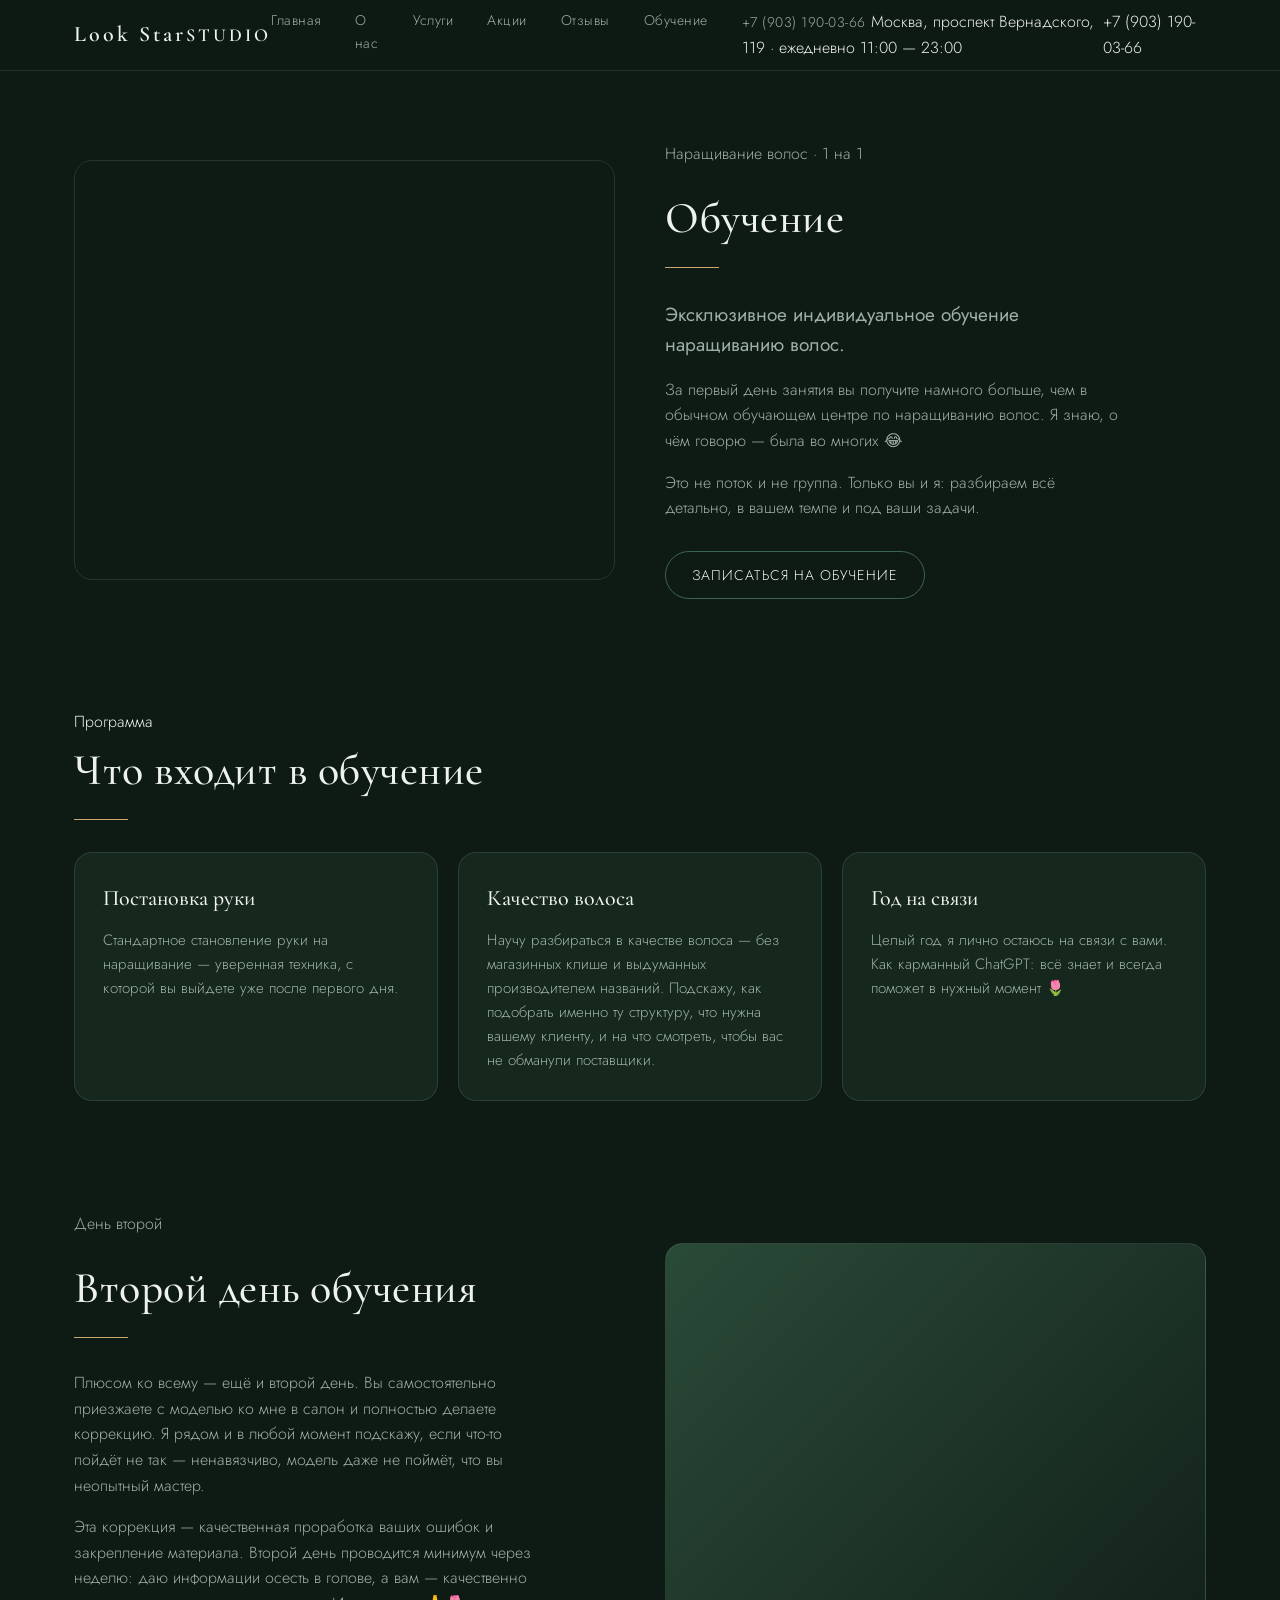
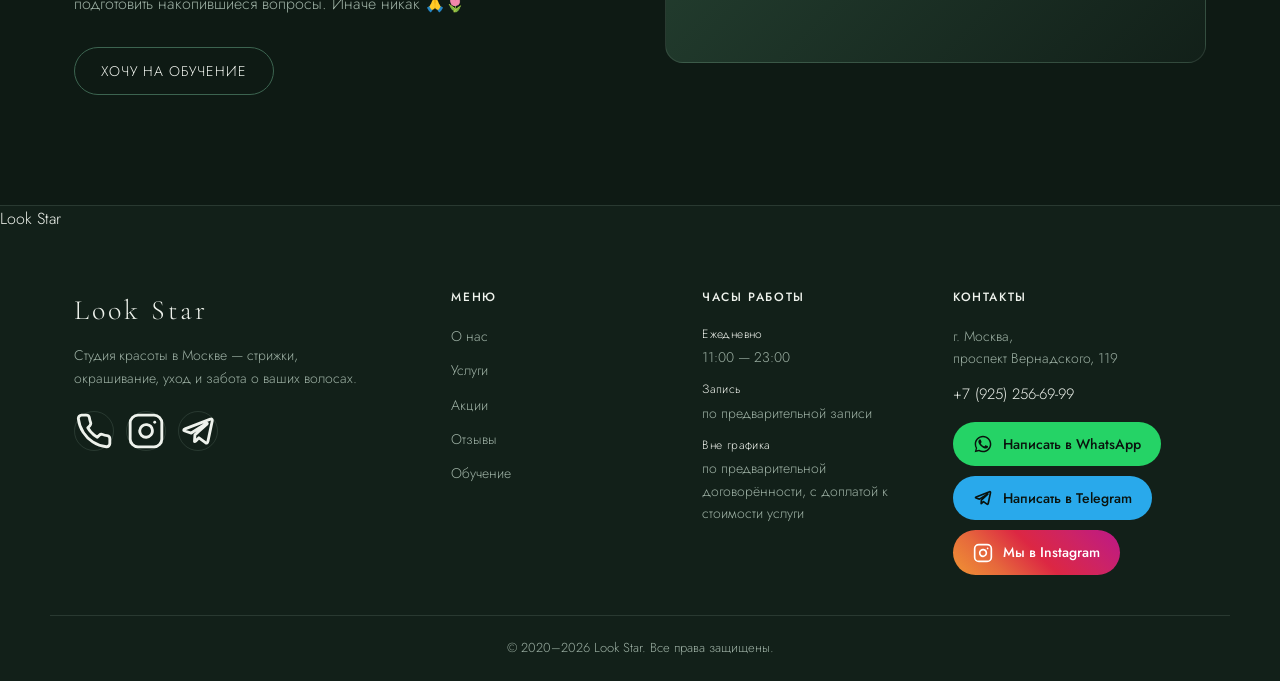
<file: education.html>
<!DOCTYPE html>
<html lang="ru">
<head>
  <meta charset="UTF-8" />
  <meta name="viewport" content="width=device-width, initial-scale=1.0" />
  <title>Обучение — Look Star</title>
  <meta name="description" content="Эксклюзивное индивидуальное обучение наращиванию волос в студии Look Star. Постановка руки, разбор качества волоса и год личной поддержки." />
  <link rel="icon" href="images/favicon.png" />
  <meta property="og:type" content="website" />
  <meta property="og:site_name" content="Look Star" />
  <meta property="og:title" content="Обучение наращиванию волос — Look Star" />
  <meta property="og:description" content="Эксклюзивное индивидуальное обучение наращиванию волос: постановка руки, разбор качества волоса, второй день с моделью и год личной поддержки." />
  <meta property="og:url" content="https://look-star.ru/education.html" />
  <meta property="og:image" content="https://look-star.ru/images/logo-512.png" />
  <meta name="twitter:card" content="summary" />
  <link rel="preconnect" href="https://fonts.googleapis.com" />
  <link rel="preconnect" href="https://fonts.gstatic.com" crossorigin />
  <link href="https://fonts.googleapis.com/css2?family=Cormorant+Garamond:ital,wght@0,300;0,400;0,500;0,600;1,300;1,400&family=Jost:wght@300;400;500;600&display=swap" rel="stylesheet" />
  <link rel="stylesheet" href="css/styles.css?v=17" />
</head>
<body>
  <!-- Header -->
  <header class="site-header" id="top">
    <div class="container header-inner">
      <a href="index.html" class="logo" aria-label="Look Star — на главную">Look&nbsp;Star<small>STUDIO</small></a>
      <nav class="nav" id="nav" aria-label="Основное меню">
        <a href="index.html#top">Главная</a>
        <a href="about.html">О нас</a>
        <a href="index.html#services">Услуги</a>
        <a href="index.html#offers">Акции</a>
        <a href="index.html#reviews">Отзывы</a>
        <a href="education.html" aria-current="page">Обучение</a>
        <div class="nav-extra">
          <a href="tel:+79031900366">+7 (903) 190-03-66</a>
          <span>Москва, проспект Вернадского, 119 · ежедневно 11:00 — 23:00</span>
        </div>
      </nav>
      <a href="tel:+79031900366" class="header-phone">+7 (903) 190-03-66</a>
      <button class="burger" id="burger" aria-label="Меню" aria-expanded="false" aria-controls="nav">
        <span></span><span></span><span></span>
      </button>
    </div>
  </header>

  <main>
    <!-- Intro -->
    <section class="about container">
      <div class="about-photo" style="--img: var(--img-edu)"></div>
      <div class="about-text">
        <p class="eyebrow">Наращивание волос · 1 на 1</p>
        <h1 class="section-title">Обучение</h1>
        <p class="edu-lead">Эксклюзивное индивидуальное обучение наращиванию волос.</p>
        <p>За первый день занятия вы получите намного больше, чем в обычном обучающем центре по наращиванию волос. Я знаю, о чём говорю — была во многих 😂</p>
        <p>Это не поток и не группа. Только вы и я: разбираем всё детально, в вашем темпе и под ваши задачи.</p>
        <a href="tel:+79252566999" class="btn btn-dark">Записаться на обучение</a>
      </div>
    </section>

    <!-- What's inside -->
    <section class="why container">
      <p class="eyebrow">Программа</p>
      <h2 class="section-title">Что входит в обучение</h2>
      <div class="why-grid">
        <article class="why-card">
          <h3>Постановка руки</h3>
          <p>Стандартное становление руки на наращивание — уверенная техника, с которой вы выйдете уже после первого дня.</p>
        </article>
        <article class="why-card">
          <h3>Качество волоса</h3>
          <p>Научу разбираться в качестве волоса — без магазинных клише и выдуманных производителем названий. Подскажу, как подобрать именно ту структуру, что нужна вашему клиенту, и на что смотреть, чтобы вас не обманули поставщики.</p>
        </article>
        <article class="why-card">
          <h3>Год на связи</h3>
          <p>Целый год я лично остаюсь на связи с вами. Как карманный ChatGPT: всё знает и всегда поможет в нужный момент 🌷</p>
        </article>
      </div>
    </section>

    <!-- Second day -->
    <section class="about about-rev container">
      <div class="about-text">
        <p class="eyebrow">День второй</p>
        <h2 class="section-title">Второй день обучения</h2>
        <p>Плюсом ко всему — ещё и второй день. Вы самостоятельно приезжаете с моделью ко мне в салон и полностью делаете коррекцию. Я рядом и в любой момент подскажу, если что-то пойдёт не так — ненавязчиво, модель даже не поймёт, что вы неопытный мастер.</p>
        <p>Эта коррекция — качественная проработка ваших ошибок и закрепление материала. Второй день проводится минимум через неделю: даю информации осесть в голове, а вам — качественно подготовить накопившиеся вопросы. Иначе никак 🙏🌷</p>
        <a href="tel:+79252566999" class="btn btn-dark">Хочу на обучение</a>
      </div>
      <div class="about-photo" style="--img: var(--img-interior3)"></div>
    </section>
  </main>

  <!-- Footer -->
  <footer class="site-footer">
    <div class="footer-mark" aria-hidden="true">Look Star</div>
    <div class="container footer-inner">
      <div class="footer-col footer-about">
        <div class="footer-brand">Look Star</div>
        <p class="footer-tagline">Студия красоты в Москве — стрижки, окрашивание, уход и забота о ваших волосах.</p>
        <div class="footer-social">
          <a href="tel:+79252566999" aria-label="Телефон"><svg viewBox="0 0 24 24" fill="none" stroke="currentColor" stroke-width="1.8" stroke-linecap="round" stroke-linejoin="round" aria-hidden="true"><path d="M22 16.92v3a2 2 0 0 1-2.18 2 19.79 19.79 0 0 1-8.63-3.07 19.5 19.5 0 0 1-6-6 19.79 19.79 0 0 1-3.07-8.67A2 2 0 0 1 4.11 2h3a2 2 0 0 1 2 1.72 12.84 12.84 0 0 0 .7 2.81 2 2 0 0 1-.45 2.11L8.09 9.91a16 16 0 0 0 6 6l1.27-1.27a2 2 0 0 1 2.11-.45 12.84 12.84 0 0 0 2.81.7A2 2 0 0 1 22 16.92z"/></svg></a>
          <a href="https://www.instagram.com/look.star.studio" target="_blank" rel="noopener" aria-label="Instagram"><svg viewBox="0 0 24 24" fill="none" stroke="currentColor" stroke-width="1.8" stroke-linecap="round" stroke-linejoin="round" aria-hidden="true"><rect width="20" height="20" x="2" y="2" rx="5" ry="5"/><path d="M16 11.37A4 4 0 1 1 12.63 8 4 4 0 0 1 16 11.37z"/><line x1="17.5" x2="17.51" y1="6.5" y2="6.5"/></svg></a>
          <a href="https://t.me/alenkas03" target="_blank" rel="noopener" aria-label="Telegram"><svg viewBox="0 0 24 24" fill="none" stroke="currentColor" stroke-width="1.8" stroke-linecap="round" stroke-linejoin="round" aria-hidden="true"><path d="M9.78 18.65l.28-4.23 7.68-6.92c.34-.31-.07-.46-.52-.19L7.74 13.3 3.64 12c-.88-.25-.89-.86.2-1.3l15.97-6.16c.73-.33 1.43.18 1.15 1.3l-2.72 12.81c-.19.91-.74 1.13-1.5.71L12.6 16.3l-1.99 1.93c-.23.23-.42.42-.83.42z"/></svg></a>
        </div>
      </div>
      <div class="footer-col">
        <h4>Меню</h4>
        <nav class="footer-nav">
          <a href="about.html">О нас</a>
          <a href="index.html#services">Услуги</a>
          <a href="index.html#offers">Акции</a>
        <a href="index.html#reviews">Отзывы</a>
          <a href="education.html">Обучение</a>
        </nav>
      </div>
      <div class="footer-col">
        <h4>Часы работы</h4>
        <div class="footer-hours">
          <p><span>Ежедневно</span>11:00 — 23:00</p>
          <p><span>Запись</span>по предварительной записи</p>
          <p><span>Вне графика</span>по предварительной договорённости, с доплатой к стоимости услуги</p>
        </div>
      </div>
      <div class="footer-col">
        <h4>Контакты</h4>
        <p class="footer-addr">г. Москва,<br />проспект Вернадского, 119</p>
        <p class="footer-phone"><a href="tel:+79252566999">+7 (925) 256-69-99</a></p>
        <div class="footer-cta">
        <a href="https://wa.me/79252566999" class="btn-wa" target="_blank" rel="noopener" aria-label="Написать в WhatsApp">
          <svg viewBox="0 0 24 24" fill="currentColor"><path d="M17.5 14.4c-.3-.15-1.7-.84-1.96-.94-.26-.1-.45-.15-.64.15-.19.29-.74.94-.9 1.13-.17.19-.33.22-.62.07-.29-.15-1.23-.45-2.34-1.44-.87-.77-1.45-1.72-1.62-2.01-.17-.29-.02-.45.13-.6.13-.13.29-.34.44-.51.15-.17.19-.29.29-.48.1-.19.05-.36-.02-.51-.07-.15-.64-1.55-.88-2.12-.23-.56-.47-.48-.64-.49h-.55c-.19 0-.5.07-.76.36-.26.29-1 .98-1 2.38s1.02 2.76 1.17 2.95c.15.19 2.02 3.08 4.9 4.32.68.29 1.22.47 1.63.6.69.22 1.31.19 1.8.11.55-.08 1.7-.69 1.94-1.36.24-.67.24-1.24.17-1.36-.07-.12-.26-.19-.55-.34zM12 2C6.48 2 2 6.48 2 12c0 1.85.5 3.58 1.38 5.06L2 22l5.06-1.33A9.94 9.94 0 0 0 12 22c5.52 0 10-4.48 10-10S17.52 2 12 2zm0 18.2c-1.62 0-3.13-.44-4.43-1.2l-.32-.19-3 .79.8-2.93-.2-.31A8.13 8.13 0 0 1 3.8 12c0-4.52 3.68-8.2 8.2-8.2s8.2 3.68 8.2 8.2-3.68 8.2-8.2 8.2z"/></svg>
          Написать в WhatsApp
        </a>
        <a href="https://t.me/alenkas03" class="btn-tg" target="_blank" rel="noopener" aria-label="Написать в Telegram">
          <svg viewBox="0 0 24 24" fill="none" stroke="currentColor" stroke-width="2" stroke-linecap="round" stroke-linejoin="round" aria-hidden="true"><path d="M9.78 18.65l.28-4.23 7.68-6.92c.34-.31-.07-.46-.52-.19L7.74 13.3 3.64 12c-.88-.25-.89-.86.2-1.3l15.97-6.16c.73-.33 1.43.18 1.15 1.3l-2.72 12.81c-.19.91-.74 1.13-1.5.71L12.6 16.3l-1.99 1.93c-.23.23-.42.42-.83.42z"/></svg>
          Написать в Telegram
        </a>
        <a href="https://www.instagram.com/look.star.studio" class="btn-ig" target="_blank" rel="noopener" aria-label="Мы в Instagram">
          <svg viewBox="0 0 24 24" fill="none" stroke="currentColor" stroke-width="2" stroke-linecap="round" stroke-linejoin="round" aria-hidden="true"><rect width="20" height="20" x="2" y="2" rx="5" ry="5"/><path d="M16 11.37A4 4 0 1 1 12.63 8 4 4 0 0 1 16 11.37z"/><line x1="17.5" x2="17.51" y1="6.5" y2="6.5"/></svg>
          Мы в Instagram
        </a>
        </div>
      </div>
    </div>
    <div class="footer-bottom">© 2020–2026 Look Star. Все права защищены.</div>
  </footer>

  <script src="js/main.js?v=17"></script>
</body>
</html>
</file>
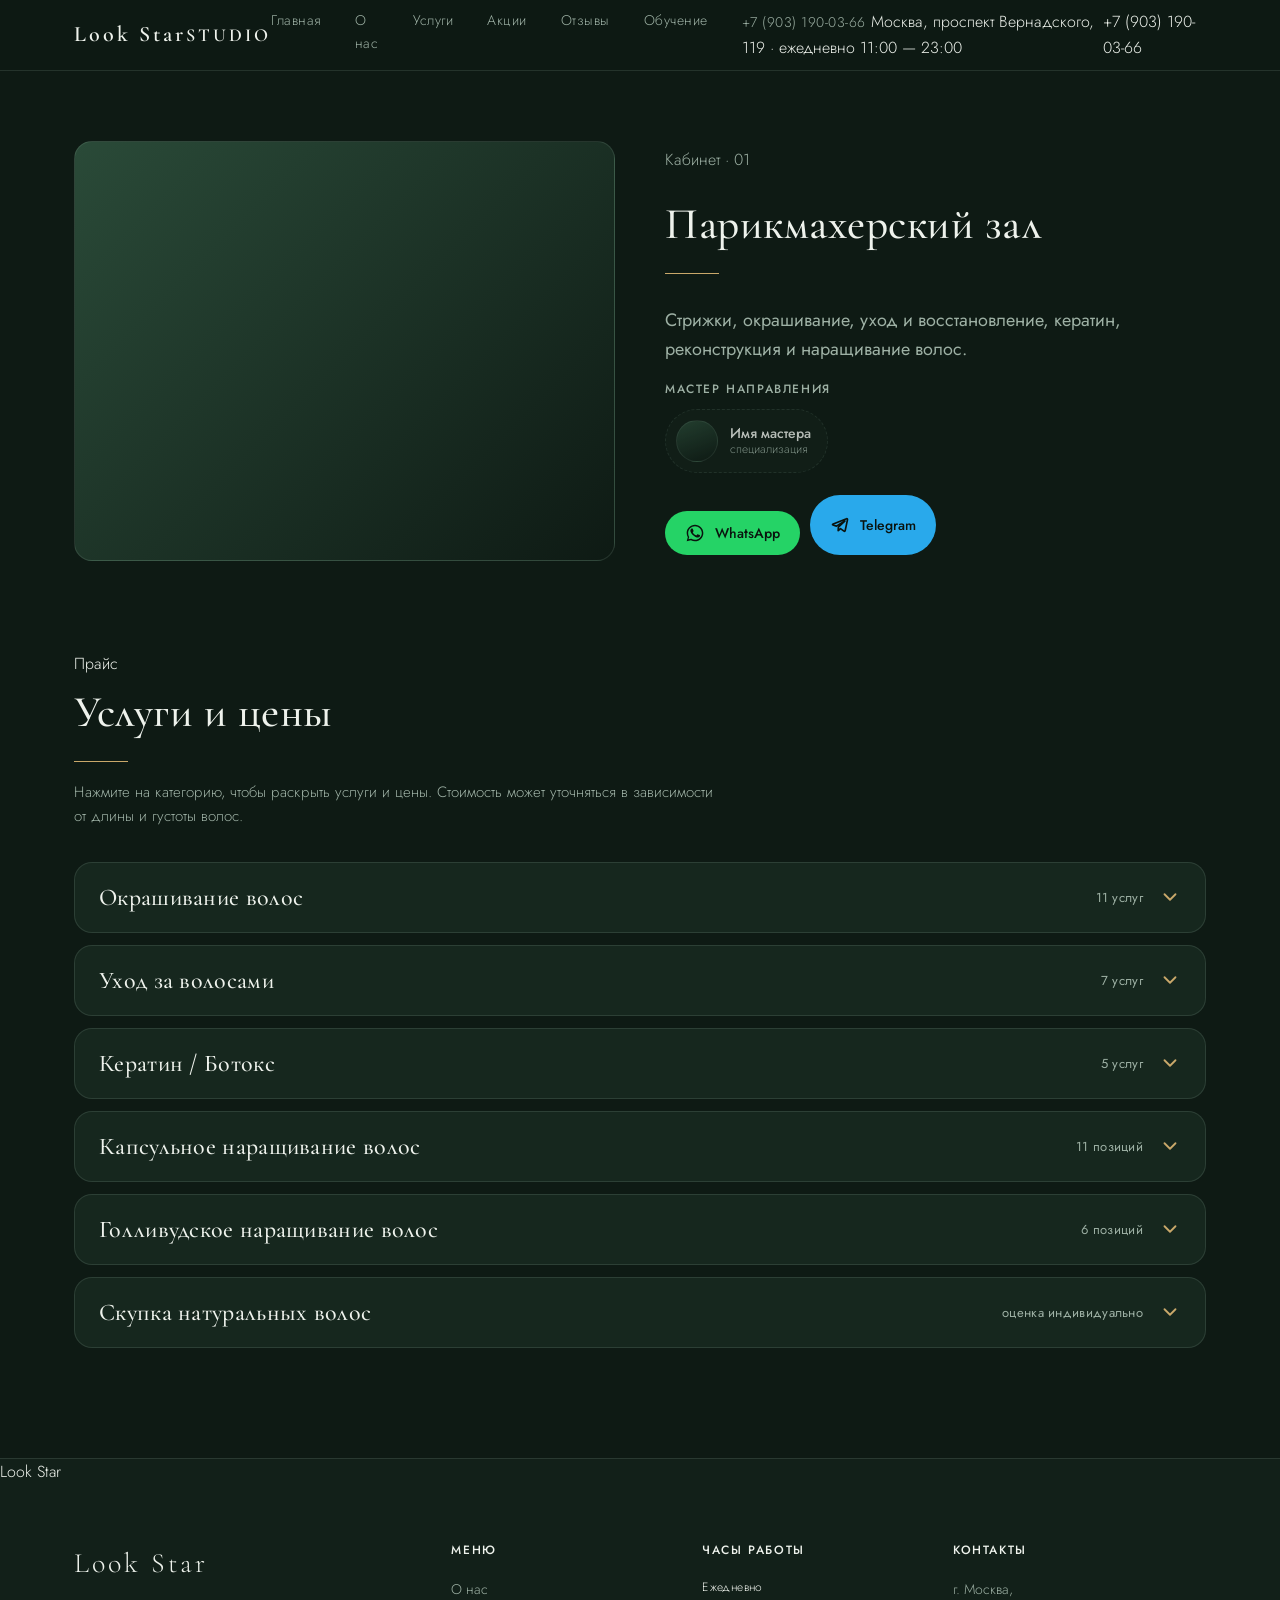
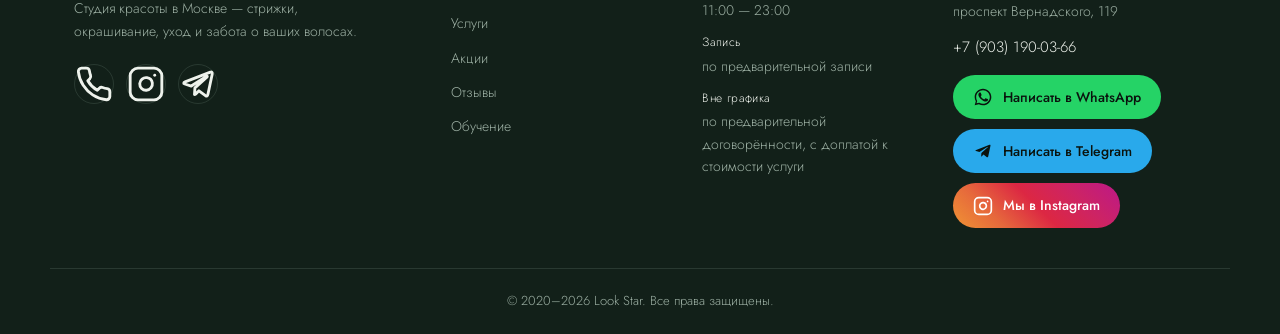
<file: hair.html>
<!DOCTYPE html>
<html lang="ru">
<head>
  <meta charset="UTF-8" />
  <meta name="viewport" content="width=device-width, initial-scale=1.0" />
  <title>Парикмахерский зал — Look Star</title>
  <meta name="description" content="Стрижки, окрашивание, уход и восстановление, кератин, реконструкция и наращивание волос в студии Look Star. Москва, проспект Вернадского, 119." />
  <link rel="icon" href="images/favicon.png" />
  <meta property="og:type" content="website" />
  <meta property="og:site_name" content="Look Star" />
  <meta property="og:title" content="Парикмахерский зал — Look Star" />
  <meta property="og:description" content="Стрижки, окрашивание, уход и восстановление, кератин, реконструкция и наращивание волос в студии Look Star. Москва, проспект Вернадского, 119." />
  <meta property="og:url" content="https://look-star.ru/hair.html" />
  <meta property="og:image" content="https://look-star.ru/images/logo-512.png" />
  <meta name="twitter:card" content="summary" />
  <link rel="preconnect" href="https://fonts.googleapis.com" />
  <link rel="preconnect" href="https://fonts.gstatic.com" crossorigin />
  <link href="https://fonts.googleapis.com/css2?family=Cormorant+Garamond:ital,wght@0,300;0,400;0,500;0,600;1,300;1,400&family=Jost:wght@300;400;500;600&display=swap" rel="stylesheet" />
  <link rel="stylesheet" href="css/styles.css?v=17" />
</head>
<body>
  <!-- Header -->
  <header class="site-header" id="top">
    <div class="container header-inner">
      <a href="index.html" class="logo" aria-label="Look Star — на главную">Look&nbsp;Star<small>STUDIO</small></a>
      <nav class="nav" id="nav" aria-label="Основное меню">
        <a href="index.html#top">Главная</a>
        <a href="about.html">О нас</a>
        <a href="index.html#services">Услуги</a>
        <a href="index.html#offers">Акции</a>
        <a href="index.html#reviews">Отзывы</a>
        <a href="education.html">Обучение</a>
        <div class="nav-extra">
          <a href="tel:+79031900366">+7 (903) 190-03-66</a>
          <span>Москва, проспект Вернадского, 119 · ежедневно 11:00 — 23:00</span>
        </div>
      </nav>
      <a href="tel:+79031900366" class="header-phone">+7 (903) 190-03-66</a>
      <button class="burger" id="burger" aria-label="Меню" aria-expanded="false" aria-controls="nav">
        <span></span><span></span><span></span>
      </button>
    </div>
  </header>

  <main>
    <section class="about container">
      <div class="about-photo" style="--img: var(--img-dir-hair)"></div>
      <div class="about-text">
        <p class="eyebrow">Кабинет · 01</p>
        <h1 class="section-title">Парикмахерский зал</h1>
        <p class="cab-lead">Стрижки, окрашивание, уход и восстановление, кератин, реконструкция и наращивание волос.</p>
        <div class="direction-master">
          <span class="dm-label">Мастер направления</span>
          <div class="master-chip is-placeholder"><span class="master-ava"></span><span class="master-meta"><strong>Имя мастера</strong><em>специализация</em></span></div>
        </div>
        <div class="cta-pair cab-cta">
          <a href="https://wa.me/79031900366" class="btn-wa" target="_blank" rel="noopener" aria-label="Записаться через WhatsApp"><svg viewBox="0 0 24 24" fill="currentColor"><path d="M17.5 14.4c-.3-.15-1.7-.84-1.96-.94-.26-.1-.45-.15-.64.15-.19.29-.74.94-.9 1.13-.17.19-.33.22-.62.07-.29-.15-1.23-.45-2.34-1.44-.87-.77-1.45-1.72-1.62-2.01-.17-.29-.02-.45.13-.6.13-.13.29-.34.44-.51.15-.17.19-.29.29-.48.1-.19.05-.36-.02-.51-.07-.15-.64-1.55-.88-2.12-.23-.56-.47-.48-.64-.49h-.55c-.19 0-.5.07-.76.36-.26.29-1 .98-1 2.38s1.02 2.76 1.17 2.95c.15.19 2.02 3.08 4.9 4.32.68.29 1.22.47 1.63.6.69.22 1.31.19 1.8.11.55-.08 1.7-.69 1.94-1.36.24-.67.24-1.24.17-1.36-.07-.12-.26-.19-.55-.34zM12 2C6.48 2 2 6.48 2 12c0 1.85.5 3.58 1.38 5.06L2 22l5.06-1.33A9.94 9.94 0 0 0 12 22c5.52 0 10-4.48 10-10S17.52 2 12 2zm0 18.2c-1.62 0-3.13-.44-4.43-1.2l-.32-.19-3 .79.8-2.93-.2-.31A8.13 8.13 0 0 1 3.8 12c0-4.52 3.68-8.2 8.2-8.2s8.2 3.68 8.2 8.2-3.68 8.2-8.2 8.2z"/></svg>WhatsApp</a>
          <a href="https://t.me/lookstarstudi0" class="btn-tg" target="_blank" rel="noopener" aria-label="Записаться через Telegram"><svg viewBox="0 0 24 24" fill="none" stroke="currentColor" stroke-width="2" stroke-linecap="round" stroke-linejoin="round" aria-hidden="true"><path d="M9.78 18.65l.28-4.23 7.68-6.92c.34-.31-.07-.46-.52-.19L7.74 13.3 3.64 12c-.88-.25-.89-.86.2-1.3l15.97-6.16c.73-.33 1.43.18 1.15 1.3l-2.72 12.81c-.19.91-.74 1.13-1.5.71L12.6 16.3l-1.99 1.93c-.23.23-.42.42-.83.42z"/></svg>Telegram</a>
        </div>
      </div>
    </section>

    <!-- Фото кабинета -->
    <section class="strip container" aria-label="Фото кабинета">
      <div class="strip-photo" style="--img: var(--img-hair-1)"></div>
      <div class="strip-photo" style="--img: var(--img-hair-2)"></div>
      <div class="strip-photo" style="--img: var(--img-hair-3)"></div>
    </section>

    <section class="prices container">
      <p class="eyebrow">Прайс</p>
      <h2 class="section-title">Услуги и цены</h2>
      <p class="prices-hint">Нажмите на категорию, чтобы раскрыть услуги и цены. Стоимость может уточняться в зависимости от длины и густоты волос.</p>
      <div class="accordion">

        <div class="acc-item">
          <button class="acc-head" type="button" aria-expanded="false">
            <span class="acc-title">Окрашивание волос</span>
            <span class="acc-count">11 услуг</span>
            <svg class="acc-chevron" viewBox="0 0 24 24" fill="none" stroke="currentColor" stroke-width="2" stroke-linecap="round" stroke-linejoin="round"><path d="m6 9 6 6 6-6"/></svg>
          </button>
          <div class="acc-panel"><div class="acc-panel-inner">
            <ul class="price-list">
              <li><span class="price-name">Корни (в один тон)</span><span class="price-val">6500 ₽</span></li>
              <li><span class="price-name">Корни + окрашивание длины <em>до плеч</em></span><span class="price-val">8000 ₽</span></li>
              <li><span class="price-name">Корни + окрашивание длины <em>до лопаток</em></span><span class="price-val">8500 ₽</span></li>
              <li><span class="price-name">Корни + окрашивание длины <em>ниже лопаток</em></span><span class="price-val">9000 ₽</span></li>
              <li><span class="price-name">Осветление + тонирование <em>корни</em></span><span class="price-val">8500 ₽</span></li>
              <li><span class="price-name">Осветление + тонирование <em>до плеч</em></span><span class="price-val">8800 ₽</span></li>
              <li><span class="price-name">Осветление + тонирование <em>до лопаток</em></span><span class="price-val">10 000 ₽</span></li>
              <li><span class="price-name">Осветление + тонирование <em>ниже лопаток</em></span><span class="price-val">12 000 ₽</span></li>
              <li><span class="price-name">Мелирование по всей длине <em>зависит от густоты</em></span><span class="price-val">от 10 000 ₽</span></li>
              <li><span class="price-name">Прикорневое мелирование + тонирование</span><span class="price-val">10 000 ₽</span></li>
              <li><span class="price-name">Доплата за густоту</span><span class="price-val">1000 ₽</span></li>
            </ul>
          </div></div>
        </div>

        <div class="acc-item">
          <button class="acc-head" type="button" aria-expanded="false">
            <span class="acc-title">Уход за волосами</span>
            <span class="acc-count">7 услуг</span>
            <svg class="acc-chevron" viewBox="0 0 24 24" fill="none" stroke="currentColor" stroke-width="2" stroke-linecap="round" stroke-linejoin="round"><path d="m6 9 6 6 6-6"/></svg>
          </button>
          <div class="acc-panel"><div class="acc-panel-inner">
            <ul class="price-list">
              <li><span class="price-name">Восстанавливающий уход <em>до плеч</em></span><span class="price-val">4000 ₽</span></li>
              <li><span class="price-name">Восстанавливающий уход <em>до лопаток</em></span><span class="price-val">5000 ₽</span></li>
              <li><span class="price-name">Восстанавливающий уход <em>до талии</em></span><span class="price-val">6000 ₽</span></li>
              <li><span class="price-name">Укладка (локоны) <em>вкл. мытьё и сушку</em></span><span class="price-val">3800 ₽</span></li>
              <li><span class="price-name">Мытьё головы <em>без укладки, сушка входит</em></span><span class="price-val">3000 ₽</span></li>
              <li><span class="price-name">Пилинг кожи головы</span><span class="price-val">1500 ₽</span></li>
              <li><span class="price-name">Доплата за наращённые</span><span class="price-val">1000 ₽</span></li>
            </ul>
          </div></div>
        </div>

        <div class="acc-item">
          <button class="acc-head" type="button" aria-expanded="false">
            <span class="acc-title">Кератин / Ботокс</span>
            <span class="acc-count">5 услуг</span>
            <svg class="acc-chevron" viewBox="0 0 24 24" fill="none" stroke="currentColor" stroke-width="2" stroke-linecap="round" stroke-linejoin="round"><path d="m6 9 6 6 6-6"/></svg>
          </button>
          <div class="acc-panel"><div class="acc-panel-inner">
            <ul class="price-list">
              <li><span class="price-name">Реконструкция волос <em>до плеч, до 30 см</em></span><span class="price-val">4500 ₽</span></li>
              <li><span class="price-name">Реконструкция волос <em>до лопаток, до 45 см</em></span><span class="price-val">6000 ₽</span></li>
              <li><span class="price-name">Реконструкция волос <em>до талии, до 60 см</em></span><span class="price-val">7500 ₽</span></li>
              <li><span class="price-name">Реконструкция волос <em>более 60 см</em></span><span class="price-val">8500 ₽</span></li>
              <li><span class="price-name">Доплата за густоту</span><span class="price-val">1000 ₽</span></li>
            </ul>
          </div></div>
        </div>

        <div class="acc-item">
          <button class="acc-head" type="button" aria-expanded="false">
            <span class="acc-title">Капсульное наращивание волос</span>
            <span class="acc-count">11 позиций</span>
            <svg class="acc-chevron" viewBox="0 0 24 24" fill="none" stroke="currentColor" stroke-width="2" stroke-linecap="round" stroke-linejoin="round"><path d="m6 9 6 6 6-6"/></svg>
          </button>
          <div class="acc-panel"><div class="acc-panel-inner">
            <ul class="price-list">
              <li><span class="price-name">Консультация</span><span class="price-val">бесплатно</span></li>
              <li><span class="price-name">Наращивание 1 пряди <em>без учёта волос</em></span><span class="price-val">100 ₽ / шт</span></li>
              <li><span class="price-name">Коррекция до 200 капсул <em>без учёта волос</em></span><span class="price-val">11 000 ₽</span></li>
              <li><span class="price-name">Коррекция свыше 200 капсул <em>индивидуально</em></span><span class="price-val">от 14 000 ₽</span></li>
              <li><span class="price-name">Волосы Премиум 40 см+ <em>за 100 г</em></span><span class="price-val">25 000 ₽</span></li>
              <li><span class="price-name">Волосы Премиум 50 см+ <em>за 100 г</em></span><span class="price-val">28 000 ₽</span></li>
              <li><span class="price-name">Волосы Премиум 60 см+ <em>за 100 г</em></span><span class="price-val">31 000 ₽</span></li>
              <li><span class="price-name">Волосы Премиум 70 см+ <em>за 100 г</em></span><span class="price-val">34 000 ₽</span></li>
              <li><span class="price-name">Славянка эксклюзив 40 см+ <em>за 1 г</em></span><span class="price-val">400 ₽</span></li>
              <li><span class="price-name">Славянка эксклюзив 50 см+ <em>за 1 г</em></span><span class="price-val">450 ₽</span></li>
              <li><span class="price-name">Славянка эксклюзив 60 см+ <em>за 1 г</em></span><span class="price-val">500 ₽</span></li>
            </ul>
          </div></div>
        </div>

        <div class="acc-item">
          <button class="acc-head" type="button" aria-expanded="false">
            <span class="acc-title">Голливудское наращивание волос</span>
            <span class="acc-count">6 позиций</span>
            <svg class="acc-chevron" viewBox="0 0 24 24" fill="none" stroke="currentColor" stroke-width="2" stroke-linecap="round" stroke-linejoin="round"><path d="m6 9 6 6 6-6"/></svg>
          </button>
          <div class="acc-panel"><div class="acc-panel-inner">
            <ul class="price-list">
              <li><span class="price-name">Наращивание 1 тресса <em>работа</em></span><span class="price-val">3800 ₽</span></li>
              <li><span class="price-name">Наращивание 2 трессов <em>работа</em></span><span class="price-val">7500 ₽</span></li>
              <li><span class="price-name">Наращивание 3 трессов <em>работа</em></span><span class="price-val">9800 ₽</span></li>
              <li><span class="price-name">Наращивание 4 трессов <em>работа</em></span><span class="price-val">11 000 ₽</span></li>
              <li><span class="price-name">Волосы Славянка некрашеная <em>за 1 г</em></span><span class="price-val">500 ₽</span></li>
              <li><span class="price-name">Волосы Премиум <em>ручное плетение тресса</em></span><span class="price-val">42 000 ₽</span></li>
            </ul>
          </div></div>
        </div>

        <div class="acc-item">
          <button class="acc-head" type="button" aria-expanded="false">
            <span class="acc-title">Скупка натуральных волос</span>
            <span class="acc-count">оценка индивидуально</span>
            <svg class="acc-chevron" viewBox="0 0 24 24" fill="none" stroke="currentColor" stroke-width="2" stroke-linecap="round" stroke-linejoin="round"><path d="m6 9 6 6 6-6"/></svg>
          </button>
          <div class="acc-panel"><div class="acc-panel-inner">
            <p class="acc-note">Покупаем и срезаем натуральные волосы — детские и взрослые, срезы и хвосты от 40 см, в том числе для наращивания. Стоимость рассчитывается индивидуально по фото: цвет, длина, состояние. Пришлите фото в WhatsApp или Telegram для точной оценки.</p>
            <ul class="price-list">
              <li><span class="price-name">Приём волос <em>детские и взрослые, от 40 см</em></span><span class="price-val">от 100 ₽ / г</span></li>
            </ul>
          </div></div>
        </div>

        </div>
    </section>
  </main>

  <!-- Footer -->
  <footer class="site-footer" id="education">
    <div class="footer-mark" aria-hidden="true">Look Star</div>
    <div class="container footer-inner">
      <div class="footer-col footer-about">
        <div class="footer-brand">Look Star</div>
        <p class="footer-tagline">Студия красоты в Москве — стрижки, окрашивание, уход и забота о ваших волосах.</p>
        <div class="footer-social">
          <a href="tel:+79031900366" aria-label="Телефон"><svg viewBox="0 0 24 24" fill="none" stroke="currentColor" stroke-width="1.8" stroke-linecap="round" stroke-linejoin="round" aria-hidden="true"><path d="M22 16.92v3a2 2 0 0 1-2.18 2 19.79 19.79 0 0 1-8.63-3.07 19.5 19.5 0 0 1-6-6 19.79 19.79 0 0 1-3.07-8.67A2 2 0 0 1 4.11 2h3a2 2 0 0 1 2 1.72 12.84 12.84 0 0 0 .7 2.81 2 2 0 0 1-.45 2.11L8.09 9.91a16 16 0 0 0 6 6l1.27-1.27a2 2 0 0 1 2.11-.45 12.84 12.84 0 0 0 2.81.7A2 2 0 0 1 22 16.92z"/></svg></a>
          <a href="https://www.instagram.com/look.star.studio" target="_blank" rel="noopener" aria-label="Instagram"><svg viewBox="0 0 24 24" fill="none" stroke="currentColor" stroke-width="1.8" stroke-linecap="round" stroke-linejoin="round" aria-hidden="true"><rect width="20" height="20" x="2" y="2" rx="5" ry="5"/><path d="M16 11.37A4 4 0 1 1 12.63 8 4 4 0 0 1 16 11.37z"/><line x1="17.5" x2="17.51" y1="6.5" y2="6.5"/></svg></a>
          <a href="https://t.me/lookstarstudi0" target="_blank" rel="noopener" aria-label="Telegram"><svg viewBox="0 0 24 24" fill="none" stroke="currentColor" stroke-width="1.8" stroke-linecap="round" stroke-linejoin="round" aria-hidden="true"><path d="M9.78 18.65l.28-4.23 7.68-6.92c.34-.31-.07-.46-.52-.19L7.74 13.3 3.64 12c-.88-.25-.89-.86.2-1.3l15.97-6.16c.73-.33 1.43.18 1.15 1.3l-2.72 12.81c-.19.91-.74 1.13-1.5.71L12.6 16.3l-1.99 1.93c-.23.23-.42.42-.83.42z"/></svg></a>
        </div>
      </div>
      <div class="footer-col">
        <h4>Меню</h4>
        <nav class="footer-nav">
          <a href="about.html">О нас</a>
          <a href="index.html#services">Услуги</a>
          <a href="index.html#offers">Акции</a>
        <a href="index.html#reviews">Отзывы</a>
          <a href="education.html">Обучение</a>
        </nav>
      </div>
      <div class="footer-col">
        <h4>Часы работы</h4>
        <div class="footer-hours">
          <p><span>Ежедневно</span>11:00 — 23:00</p>
          <p><span>Запись</span>по предварительной записи</p>
          <p><span>Вне графика</span>по предварительной договорённости, с доплатой к стоимости услуги</p>
        </div>
      </div>
      <div class="footer-col">
        <h4>Контакты</h4>
        <p class="footer-addr">г. Москва,<br />проспект Вернадского, 119</p>
        <p class="footer-phone"><a href="tel:+79031900366">+7 (903) 190-03-66</a></p>
        <div class="footer-cta">
        <a href="https://wa.me/79031900366" class="btn-wa" target="_blank" rel="noopener" aria-label="Написать в WhatsApp">
          <svg viewBox="0 0 24 24" fill="currentColor"><path d="M17.5 14.4c-.3-.15-1.7-.84-1.96-.94-.26-.1-.45-.15-.64.15-.19.29-.74.94-.9 1.13-.17.19-.33.22-.62.07-.29-.15-1.23-.45-2.34-1.44-.87-.77-1.45-1.72-1.62-2.01-.17-.29-.02-.45.13-.6.13-.13.29-.34.44-.51.15-.17.19-.29.29-.48.1-.19.05-.36-.02-.51-.07-.15-.64-1.55-.88-2.12-.23-.56-.47-.48-.64-.49h-.55c-.19 0-.5.07-.76.36-.26.29-1 .98-1 2.38s1.02 2.76 1.17 2.95c.15.19 2.02 3.08 4.9 4.32.68.29 1.22.47 1.63.6.69.22 1.31.19 1.8.11.55-.08 1.7-.69 1.94-1.36.24-.67.24-1.24.17-1.36-.07-.12-.26-.19-.55-.34zM12 2C6.48 2 2 6.48 2 12c0 1.85.5 3.58 1.38 5.06L2 22l5.06-1.33A9.94 9.94 0 0 0 12 22c5.52 0 10-4.48 10-10S17.52 2 12 2zm0 18.2c-1.62 0-3.13-.44-4.43-1.2l-.32-.19-3 .79.8-2.93-.2-.31A8.13 8.13 0 0 1 3.8 12c0-4.52 3.68-8.2 8.2-8.2s8.2 3.68 8.2 8.2-3.68 8.2-8.2 8.2z"/></svg>
          Написать в WhatsApp
        </a>
        <a href="https://t.me/lookstarstudi0" class="btn-tg" target="_blank" rel="noopener" aria-label="Написать в Telegram">
          <svg viewBox="0 0 24 24" fill="currentColor"><path d="M9.78 18.65l.28-4.23 7.68-6.92c.34-.31-.07-.46-.52-.19L7.74 13.3 3.64 12c-.88-.25-.89-.86.2-1.3l15.97-6.16c.73-.33 1.43.18 1.15 1.3l-2.72 12.81c-.19.91-.74 1.13-1.5.71L12.6 16.3l-1.99 1.93c-.23.23-.42.42-.83.42z"/></svg>
          Написать в Telegram
        </a>
        <a href="https://www.instagram.com/look.star.studio" class="btn-ig" target="_blank" rel="noopener" aria-label="Мы в Instagram">
          <svg viewBox="0 0 24 24" fill="none" stroke="currentColor" stroke-width="2" stroke-linecap="round" stroke-linejoin="round" aria-hidden="true"><rect width="20" height="20" x="2" y="2" rx="5" ry="5"/><path d="M16 11.37A4 4 0 1 1 12.63 8 4 4 0 0 1 16 11.37z"/><line x1="17.5" x2="17.51" y1="6.5" y2="6.5"/></svg>
          Мы в Instagram
        </a>
        </div>
      </div>
    </div>
    <div class="footer-bottom">© 2020–2026 Look Star. Все права защищены.</div>
  </footer>

  <script src="js/main.js?v=17"></script>
</body>
</html>
</file>
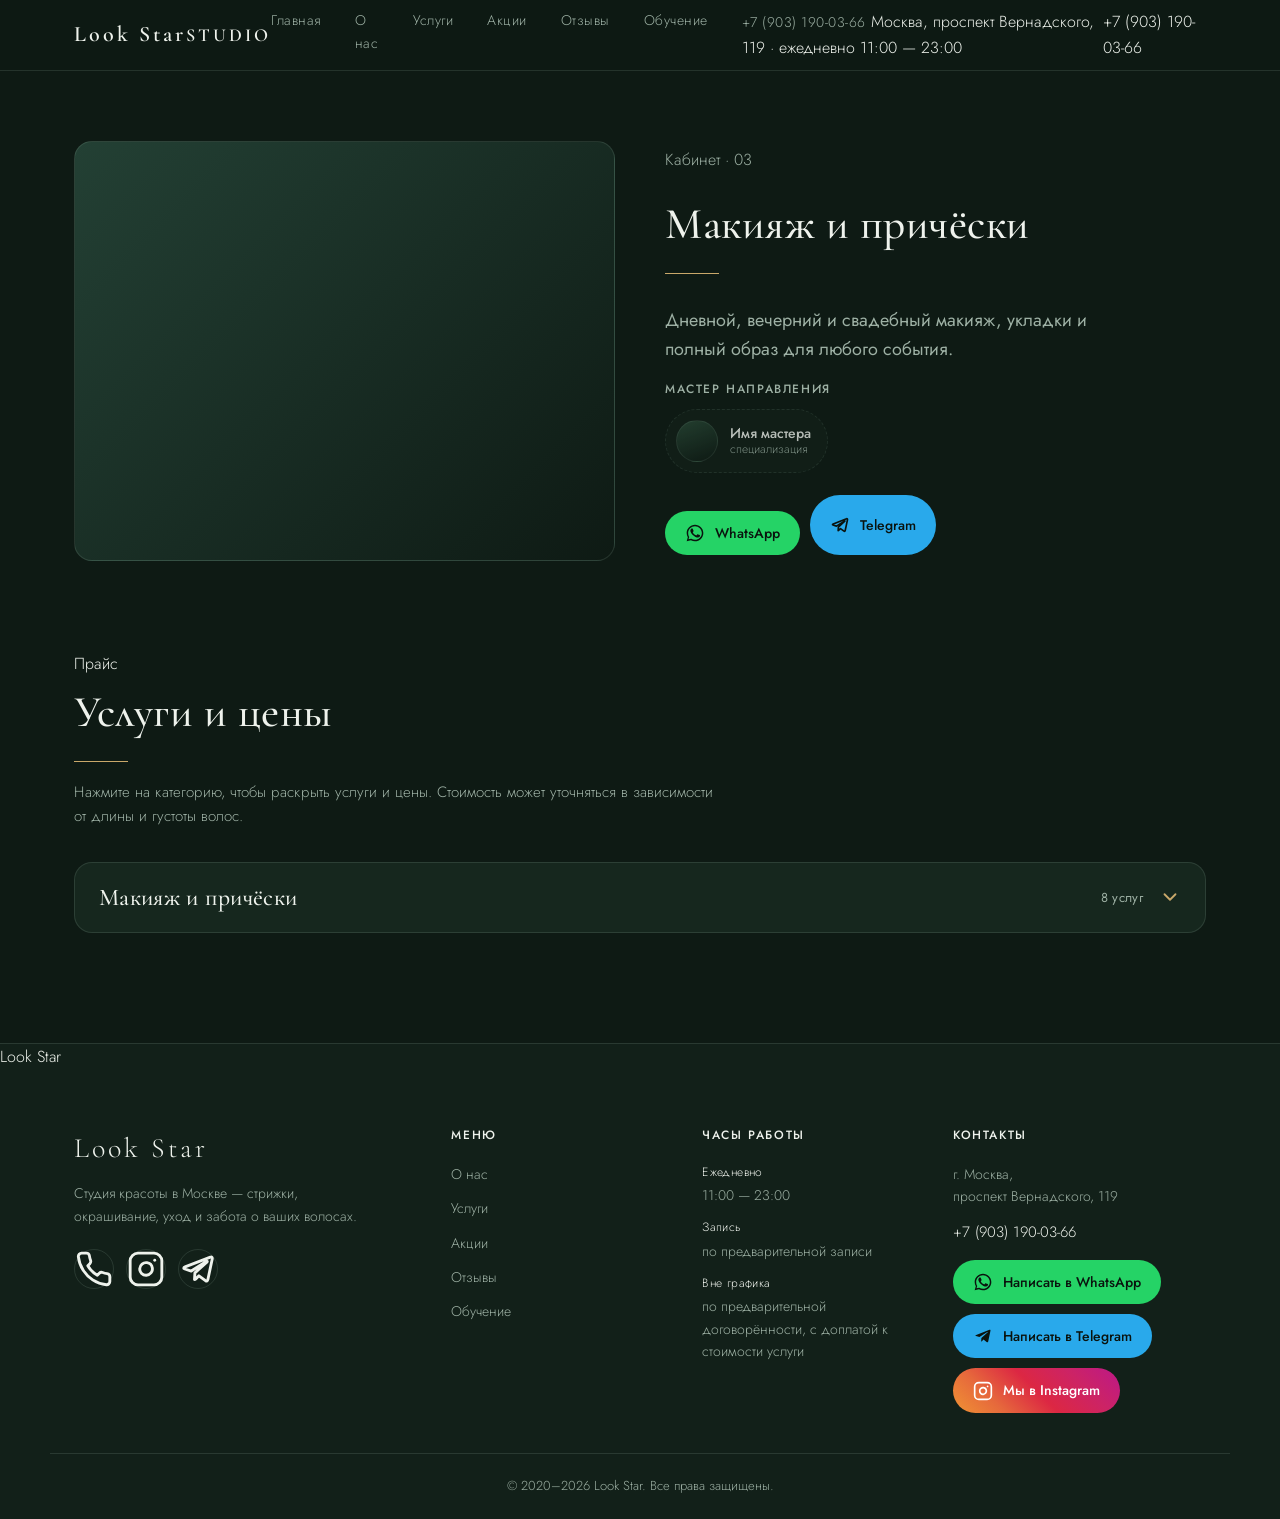
<file: makeup.html>
<!DOCTYPE html>
<html lang="ru">
<head>
  <meta charset="UTF-8" />
  <meta name="viewport" content="width=device-width, initial-scale=1.0" />
  <title>Макияж и причёски — Look Star</title>
  <meta name="description" content="Дневной, вечерний и свадебный макияж, укладки и полный образ в студии Look Star. Москва, проспект Вернадского, 119." />
  <link rel="icon" href="images/favicon.png" />
  <meta property="og:type" content="website" />
  <meta property="og:site_name" content="Look Star" />
  <meta property="og:title" content="Макияж и причёски — Look Star" />
  <meta property="og:description" content="Дневной, вечерний и свадебный макияж, укладки и полный образ в студии Look Star. Москва, проспект Вернадского, 119." />
  <meta property="og:url" content="https://look-star.ru/makeup.html" />
  <meta property="og:image" content="https://look-star.ru/images/logo-512.png" />
  <meta name="twitter:card" content="summary" />
  <link rel="preconnect" href="https://fonts.googleapis.com" />
  <link rel="preconnect" href="https://fonts.gstatic.com" crossorigin />
  <link href="https://fonts.googleapis.com/css2?family=Cormorant+Garamond:ital,wght@0,300;0,400;0,500;0,600;1,300;1,400&family=Jost:wght@300;400;500;600&display=swap" rel="stylesheet" />
  <link rel="stylesheet" href="css/styles.css?v=17" />
</head>
<body>
  <!-- Header -->
  <header class="site-header" id="top">
    <div class="container header-inner">
      <a href="index.html" class="logo" aria-label="Look Star — на главную">Look&nbsp;Star<small>STUDIO</small></a>
      <nav class="nav" id="nav" aria-label="Основное меню">
        <a href="index.html#top">Главная</a>
        <a href="about.html">О нас</a>
        <a href="index.html#services">Услуги</a>
        <a href="index.html#offers">Акции</a>
        <a href="index.html#reviews">Отзывы</a>
        <a href="education.html">Обучение</a>
        <div class="nav-extra">
          <a href="tel:+79031900366">+7 (903) 190-03-66</a>
          <span>Москва, проспект Вернадского, 119 · ежедневно 11:00 — 23:00</span>
        </div>
      </nav>
      <a href="tel:+79031900366" class="header-phone">+7 (903) 190-03-66</a>
      <button class="burger" id="burger" aria-label="Меню" aria-expanded="false" aria-controls="nav">
        <span></span><span></span><span></span>
      </button>
    </div>
  </header>

  <main>
    <section class="about container">
      <div class="about-photo" style="--img: var(--img-dir-makeup)"></div>
      <div class="about-text">
        <p class="eyebrow">Кабинет · 03</p>
        <h1 class="section-title">Макияж и причёски</h1>
        <p class="cab-lead">Дневной, вечерний и свадебный макияж, укладки и полный образ для любого события.</p>
        <div class="direction-master">
          <span class="dm-label">Мастер направления</span>
          <div class="master-chip is-placeholder"><span class="master-ava"></span><span class="master-meta"><strong>Имя мастера</strong><em>специализация</em></span></div>
        </div>
        <div class="cta-pair cab-cta">
          <a href="https://wa.me/79031900366" class="btn-wa" target="_blank" rel="noopener" aria-label="Записаться через WhatsApp"><svg viewBox="0 0 24 24" fill="currentColor"><path d="M17.5 14.4c-.3-.15-1.7-.84-1.96-.94-.26-.1-.45-.15-.64.15-.19.29-.74.94-.9 1.13-.17.19-.33.22-.62.07-.29-.15-1.23-.45-2.34-1.44-.87-.77-1.45-1.72-1.62-2.01-.17-.29-.02-.45.13-.6.13-.13.29-.34.44-.51.15-.17.19-.29.29-.48.1-.19.05-.36-.02-.51-.07-.15-.64-1.55-.88-2.12-.23-.56-.47-.48-.64-.49h-.55c-.19 0-.5.07-.76.36-.26.29-1 .98-1 2.38s1.02 2.76 1.17 2.95c.15.19 2.02 3.08 4.9 4.32.68.29 1.22.47 1.63.6.69.22 1.31.19 1.8.11.55-.08 1.7-.69 1.94-1.36.24-.67.24-1.24.17-1.36-.07-.12-.26-.19-.55-.34zM12 2C6.48 2 2 6.48 2 12c0 1.85.5 3.58 1.38 5.06L2 22l5.06-1.33A9.94 9.94 0 0 0 12 22c5.52 0 10-4.48 10-10S17.52 2 12 2zm0 18.2c-1.62 0-3.13-.44-4.43-1.2l-.32-.19-3 .79.8-2.93-.2-.31A8.13 8.13 0 0 1 3.8 12c0-4.52 3.68-8.2 8.2-8.2s8.2 3.68 8.2 8.2-3.68 8.2-8.2 8.2z"/></svg>WhatsApp</a>
          <a href="https://t.me/lookstarstudi0" class="btn-tg" target="_blank" rel="noopener" aria-label="Записаться через Telegram"><svg viewBox="0 0 24 24" fill="none" stroke="currentColor" stroke-width="2" stroke-linecap="round" stroke-linejoin="round" aria-hidden="true"><path d="M9.78 18.65l.28-4.23 7.68-6.92c.34-.31-.07-.46-.52-.19L7.74 13.3 3.64 12c-.88-.25-.89-.86.2-1.3l15.97-6.16c.73-.33 1.43.18 1.15 1.3l-2.72 12.81c-.19.91-.74 1.13-1.5.71L12.6 16.3l-1.99 1.93c-.23.23-.42.42-.83.42z"/></svg>Telegram</a>
        </div>
      </div>
    </section>

    <!-- Фото кабинета -->
    <section class="strip container" aria-label="Фото кабинета">
      <div class="strip-photo" style="--img: var(--img-makeup-1)"></div>
      <div class="strip-photo" style="--img: var(--img-makeup-2)"></div>
      <div class="strip-photo" style="--img: var(--img-makeup-3)"></div>
    </section>

    <section class="prices container">
      <p class="eyebrow">Прайс</p>
      <h2 class="section-title">Услуги и цены</h2>
      <p class="prices-hint">Нажмите на категорию, чтобы раскрыть услуги и цены. Стоимость может уточняться в зависимости от длины и густоты волос.</p>
      <div class="accordion">

        <div class="acc-item">
          <button class="acc-head" type="button" aria-expanded="false">
            <span class="acc-title">Макияж и причёски</span>
            <span class="acc-count">8 услуг</span>
            <svg class="acc-chevron" viewBox="0 0 24 24" fill="none" stroke="currentColor" stroke-width="2" stroke-linecap="round" stroke-linejoin="round"><path d="m6 9 6 6 6-6"/></svg>
          </button>
          <div class="acc-panel"><div class="acc-panel-inner">
            <ul class="price-list">
              <li><span class="price-name">Дневной макияж</span><span class="price-val">3500 ₽</span></li>
              <li><span class="price-name">Вечерний макияж <em>для фотосессии</em></span><span class="price-val">4000 ₽</span></li>
              <li><span class="price-name">Свадебный макияж</span><span class="price-val">5000 ₽</span></li>
              <li><span class="price-name">Голливудская волна <em>объёмные / лёгкие волны, мальвинка</em></span><span class="price-val">4000 ₽</span></li>
              <li><span class="price-name">Гладкий пучок / ракушка</span><span class="price-val">4000 ₽</span></li>
              <li><span class="price-name">Полный образ <em>макияж + причёска</em></span><span class="price-val">7000 ₽</span></li>
              <li><span class="price-name">Свадебный образ</span><span class="price-val">от 8000 ₽</span></li>
              <li><span class="price-name">Обучение «Макияж для себя»</span><span class="price-val">5000 ₽</span></li>
            </ul>
          </div></div>
        </div>

        </div>
    </section>
  </main>

  <!-- Footer -->
  <footer class="site-footer" id="education">
    <div class="footer-mark" aria-hidden="true">Look Star</div>
    <div class="container footer-inner">
      <div class="footer-col footer-about">
        <div class="footer-brand">Look Star</div>
        <p class="footer-tagline">Студия красоты в Москве — стрижки, окрашивание, уход и забота о ваших волосах.</p>
        <div class="footer-social">
          <a href="tel:+79031900366" aria-label="Телефон"><svg viewBox="0 0 24 24" fill="none" stroke="currentColor" stroke-width="1.8" stroke-linecap="round" stroke-linejoin="round" aria-hidden="true"><path d="M22 16.92v3a2 2 0 0 1-2.18 2 19.79 19.79 0 0 1-8.63-3.07 19.5 19.5 0 0 1-6-6 19.79 19.79 0 0 1-3.07-8.67A2 2 0 0 1 4.11 2h3a2 2 0 0 1 2 1.72 12.84 12.84 0 0 0 .7 2.81 2 2 0 0 1-.45 2.11L8.09 9.91a16 16 0 0 0 6 6l1.27-1.27a2 2 0 0 1 2.11-.45 12.84 12.84 0 0 0 2.81.7A2 2 0 0 1 22 16.92z"/></svg></a>
          <a href="https://www.instagram.com/look.star.studio" target="_blank" rel="noopener" aria-label="Instagram"><svg viewBox="0 0 24 24" fill="none" stroke="currentColor" stroke-width="1.8" stroke-linecap="round" stroke-linejoin="round" aria-hidden="true"><rect width="20" height="20" x="2" y="2" rx="5" ry="5"/><path d="M16 11.37A4 4 0 1 1 12.63 8 4 4 0 0 1 16 11.37z"/><line x1="17.5" x2="17.51" y1="6.5" y2="6.5"/></svg></a>
          <a href="https://t.me/lookstarstudi0" target="_blank" rel="noopener" aria-label="Telegram"><svg viewBox="0 0 24 24" fill="none" stroke="currentColor" stroke-width="1.8" stroke-linecap="round" stroke-linejoin="round" aria-hidden="true"><path d="M9.78 18.65l.28-4.23 7.68-6.92c.34-.31-.07-.46-.52-.19L7.74 13.3 3.64 12c-.88-.25-.89-.86.2-1.3l15.97-6.16c.73-.33 1.43.18 1.15 1.3l-2.72 12.81c-.19.91-.74 1.13-1.5.71L12.6 16.3l-1.99 1.93c-.23.23-.42.42-.83.42z"/></svg></a>
        </div>
      </div>
      <div class="footer-col">
        <h4>Меню</h4>
        <nav class="footer-nav">
          <a href="about.html">О нас</a>
          <a href="index.html#services">Услуги</a>
          <a href="index.html#offers">Акции</a>
        <a href="index.html#reviews">Отзывы</a>
          <a href="education.html">Обучение</a>
        </nav>
      </div>
      <div class="footer-col">
        <h4>Часы работы</h4>
        <div class="footer-hours">
          <p><span>Ежедневно</span>11:00 — 23:00</p>
          <p><span>Запись</span>по предварительной записи</p>
          <p><span>Вне графика</span>по предварительной договорённости, с доплатой к стоимости услуги</p>
        </div>
      </div>
      <div class="footer-col">
        <h4>Контакты</h4>
        <p class="footer-addr">г. Москва,<br />проспект Вернадского, 119</p>
        <p class="footer-phone"><a href="tel:+79031900366">+7 (903) 190-03-66</a></p>
        <div class="footer-cta">
        <a href="https://wa.me/79031900366" class="btn-wa" target="_blank" rel="noopener" aria-label="Написать в WhatsApp">
          <svg viewBox="0 0 24 24" fill="currentColor"><path d="M17.5 14.4c-.3-.15-1.7-.84-1.96-.94-.26-.1-.45-.15-.64.15-.19.29-.74.94-.9 1.13-.17.19-.33.22-.62.07-.29-.15-1.23-.45-2.34-1.44-.87-.77-1.45-1.72-1.62-2.01-.17-.29-.02-.45.13-.6.13-.13.29-.34.44-.51.15-.17.19-.29.29-.48.1-.19.05-.36-.02-.51-.07-.15-.64-1.55-.88-2.12-.23-.56-.47-.48-.64-.49h-.55c-.19 0-.5.07-.76.36-.26.29-1 .98-1 2.38s1.02 2.76 1.17 2.95c.15.19 2.02 3.08 4.9 4.32.68.29 1.22.47 1.63.6.69.22 1.31.19 1.8.11.55-.08 1.7-.69 1.94-1.36.24-.67.24-1.24.17-1.36-.07-.12-.26-.19-.55-.34zM12 2C6.48 2 2 6.48 2 12c0 1.85.5 3.58 1.38 5.06L2 22l5.06-1.33A9.94 9.94 0 0 0 12 22c5.52 0 10-4.48 10-10S17.52 2 12 2zm0 18.2c-1.62 0-3.13-.44-4.43-1.2l-.32-.19-3 .79.8-2.93-.2-.31A8.13 8.13 0 0 1 3.8 12c0-4.52 3.68-8.2 8.2-8.2s8.2 3.68 8.2 8.2-3.68 8.2-8.2 8.2z"/></svg>
          Написать в WhatsApp
        </a>
        <a href="https://t.me/lookstarstudi0" class="btn-tg" target="_blank" rel="noopener" aria-label="Написать в Telegram">
          <svg viewBox="0 0 24 24" fill="currentColor"><path d="M9.78 18.65l.28-4.23 7.68-6.92c.34-.31-.07-.46-.52-.19L7.74 13.3 3.64 12c-.88-.25-.89-.86.2-1.3l15.97-6.16c.73-.33 1.43.18 1.15 1.3l-2.72 12.81c-.19.91-.74 1.13-1.5.71L12.6 16.3l-1.99 1.93c-.23.23-.42.42-.83.42z"/></svg>
          Написать в Telegram
        </a>
        <a href="https://www.instagram.com/look.star.studio" class="btn-ig" target="_blank" rel="noopener" aria-label="Мы в Instagram">
          <svg viewBox="0 0 24 24" fill="none" stroke="currentColor" stroke-width="2" stroke-linecap="round" stroke-linejoin="round" aria-hidden="true"><rect width="20" height="20" x="2" y="2" rx="5" ry="5"/><path d="M16 11.37A4 4 0 1 1 12.63 8 4 4 0 0 1 16 11.37z"/><line x1="17.5" x2="17.51" y1="6.5" y2="6.5"/></svg>
          Мы в Instagram
        </a>
        </div>
      </div>
    </div>
    <div class="footer-bottom">© 2020–2026 Look Star. Все права защищены.</div>
  </footer>

  <script src="js/main.js?v=17"></script>
</body>
</html>
</file>
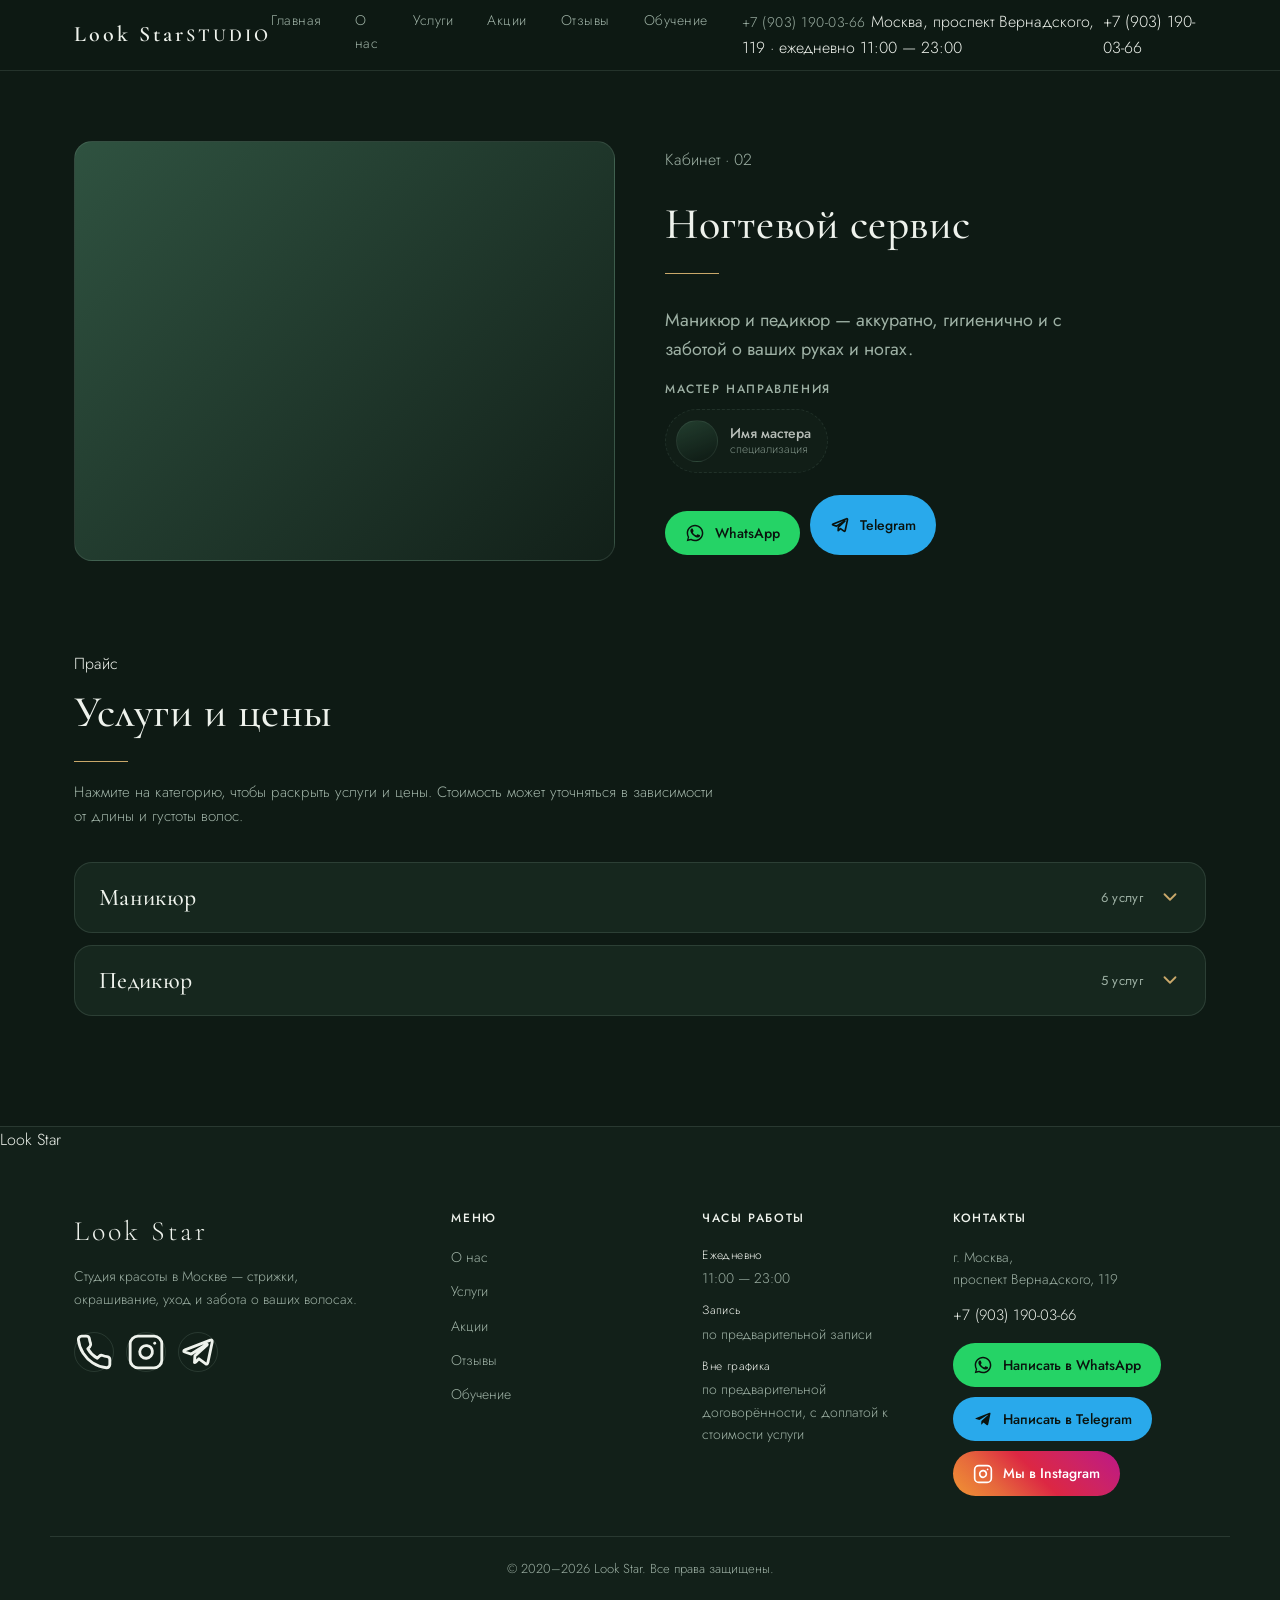
<file: nails.html>
<!DOCTYPE html>
<html lang="ru">
<head>
  <meta charset="UTF-8" />
  <meta name="viewport" content="width=device-width, initial-scale=1.0" />
  <title>Ногтевой сервис — Look Star</title>
  <meta name="description" content="Маникюр и педикюр в студии красоты Look Star — аккуратно, гигиенично и с заботой. Москва, проспект Вернадского, 119." />
  <link rel="icon" href="images/favicon.png" />
  <meta property="og:type" content="website" />
  <meta property="og:site_name" content="Look Star" />
  <meta property="og:title" content="Ногтевой сервис — Look Star" />
  <meta property="og:description" content="Маникюр и педикюр в студии красоты Look Star — аккуратно, гигиенично и с заботой. Москва, проспект Вернадского, 119." />
  <meta property="og:url" content="https://look-star.ru/nails.html" />
  <meta property="og:image" content="https://look-star.ru/images/logo-512.png" />
  <meta name="twitter:card" content="summary" />
  <link rel="preconnect" href="https://fonts.googleapis.com" />
  <link rel="preconnect" href="https://fonts.gstatic.com" crossorigin />
  <link href="https://fonts.googleapis.com/css2?family=Cormorant+Garamond:ital,wght@0,300;0,400;0,500;0,600;1,300;1,400&family=Jost:wght@300;400;500;600&display=swap" rel="stylesheet" />
  <link rel="stylesheet" href="css/styles.css?v=17" />
</head>
<body>
  <!-- Header -->
  <header class="site-header" id="top">
    <div class="container header-inner">
      <a href="index.html" class="logo" aria-label="Look Star — на главную">Look&nbsp;Star<small>STUDIO</small></a>
      <nav class="nav" id="nav" aria-label="Основное меню">
        <a href="index.html#top">Главная</a>
        <a href="about.html">О нас</a>
        <a href="index.html#services">Услуги</a>
        <a href="index.html#offers">Акции</a>
        <a href="index.html#reviews">Отзывы</a>
        <a href="education.html">Обучение</a>
        <div class="nav-extra">
          <a href="tel:+79031900366">+7 (903) 190-03-66</a>
          <span>Москва, проспект Вернадского, 119 · ежедневно 11:00 — 23:00</span>
        </div>
      </nav>
      <a href="tel:+79031900366" class="header-phone">+7 (903) 190-03-66</a>
      <button class="burger" id="burger" aria-label="Меню" aria-expanded="false" aria-controls="nav">
        <span></span><span></span><span></span>
      </button>
    </div>
  </header>

  <main>
    <section class="about container">
      <div class="about-photo" style="--img: var(--img-dir-nails)"></div>
      <div class="about-text">
        <p class="eyebrow">Кабинет · 02</p>
        <h1 class="section-title">Ногтевой сервис</h1>
        <p class="cab-lead">Маникюр и педикюр — аккуратно, гигиенично и с заботой о ваших руках и ногах.</p>
        <div class="direction-master">
          <span class="dm-label">Мастер направления</span>
          <div class="master-chip is-placeholder"><span class="master-ava"></span><span class="master-meta"><strong>Имя мастера</strong><em>специализация</em></span></div>
        </div>
        <div class="cta-pair cab-cta">
          <a href="https://wa.me/79031900366" class="btn-wa" target="_blank" rel="noopener" aria-label="Записаться через WhatsApp"><svg viewBox="0 0 24 24" fill="currentColor"><path d="M17.5 14.4c-.3-.15-1.7-.84-1.96-.94-.26-.1-.45-.15-.64.15-.19.29-.74.94-.9 1.13-.17.19-.33.22-.62.07-.29-.15-1.23-.45-2.34-1.44-.87-.77-1.45-1.72-1.62-2.01-.17-.29-.02-.45.13-.6.13-.13.29-.34.44-.51.15-.17.19-.29.29-.48.1-.19.05-.36-.02-.51-.07-.15-.64-1.55-.88-2.12-.23-.56-.47-.48-.64-.49h-.55c-.19 0-.5.07-.76.36-.26.29-1 .98-1 2.38s1.02 2.76 1.17 2.95c.15.19 2.02 3.08 4.9 4.32.68.29 1.22.47 1.63.6.69.22 1.31.19 1.8.11.55-.08 1.7-.69 1.94-1.36.24-.67.24-1.24.17-1.36-.07-.12-.26-.19-.55-.34zM12 2C6.48 2 2 6.48 2 12c0 1.85.5 3.58 1.38 5.06L2 22l5.06-1.33A9.94 9.94 0 0 0 12 22c5.52 0 10-4.48 10-10S17.52 2 12 2zm0 18.2c-1.62 0-3.13-.44-4.43-1.2l-.32-.19-3 .79.8-2.93-.2-.31A8.13 8.13 0 0 1 3.8 12c0-4.52 3.68-8.2 8.2-8.2s8.2 3.68 8.2 8.2-3.68 8.2-8.2 8.2z"/></svg>WhatsApp</a>
          <a href="https://t.me/lookstarstudi0" class="btn-tg" target="_blank" rel="noopener" aria-label="Записаться через Telegram"><svg viewBox="0 0 24 24" fill="none" stroke="currentColor" stroke-width="2" stroke-linecap="round" stroke-linejoin="round" aria-hidden="true"><path d="M9.78 18.65l.28-4.23 7.68-6.92c.34-.31-.07-.46-.52-.19L7.74 13.3 3.64 12c-.88-.25-.89-.86.2-1.3l15.97-6.16c.73-.33 1.43.18 1.15 1.3l-2.72 12.81c-.19.91-.74 1.13-1.5.71L12.6 16.3l-1.99 1.93c-.23.23-.42.42-.83.42z"/></svg>Telegram</a>
        </div>
      </div>
    </section>

    <section class="prices container">
      <p class="eyebrow">Прайс</p>
      <h2 class="section-title">Услуги и цены</h2>
      <p class="prices-hint">Нажмите на категорию, чтобы раскрыть услуги и цены. Стоимость может уточняться в зависимости от длины и густоты волос.</p>
      <div class="accordion">

        <div class="acc-item">
          <button class="acc-head" type="button" aria-expanded="false">
            <span class="acc-title">Маникюр</span>
            <span class="acc-count">6 услуг</span>
            <svg class="acc-chevron" viewBox="0 0 24 24" fill="none" stroke="currentColor" stroke-width="2" stroke-linecap="round" stroke-linejoin="round"><path d="m6 9 6 6 6-6"/></svg>
          </button>
          <div class="acc-panel"><div class="acc-panel-inner">
            <ul class="price-list">
              <li><span class="price-name">Маникюр без покрытия</span><span class="price-val">1500 ₽</span></li>
              <li><span class="price-name">Маникюр + покрытие <em>снятие, укрепление гелем</em></span><span class="price-val">3000 ₽</span></li>
              <li><span class="price-name">Наращивание ногтей <em>снятие, маникюр, укрепление, покрытие</em></span><span class="price-val">4500 ₽</span></li>
              <li><span class="price-name">Френч / втирка</span><span class="price-val">500 ₽</span></li>
              <li><span class="price-name">Дизайн <em>наклейки, стемпинг, роспись</em></span><span class="price-val">от 50 ₽ / шт</span></li>
              <li><span class="price-name">Снятие</span><span class="price-val">500 ₽</span></li>
            </ul>
          </div></div>
        </div>

        <div class="acc-item">
          <button class="acc-head" type="button" aria-expanded="false">
            <span class="acc-title">Педикюр</span>
            <span class="acc-count">5 услуг</span>
            <svg class="acc-chevron" viewBox="0 0 24 24" fill="none" stroke="currentColor" stroke-width="2" stroke-linecap="round" stroke-linejoin="round"><path d="m6 9 6 6 6-6"/></svg>
          </button>
          <div class="acc-panel"><div class="acc-panel-inner">
            <ul class="price-list">
              <li><span class="price-name">Гигиенический педикюр <em>пальчики и стопы, техника Smart</em></span><span class="price-val">2700 ₽</span></li>
              <li><span class="price-name">Пальчики + покрытие</span><span class="price-val">3000 ₽</span></li>
              <li><span class="price-name">Полный педикюр + покрытие</span><span class="price-val">3500 ₽</span></li>
              <li><span class="price-name">Мужской гигиенический педикюр</span><span class="price-val">4000 ₽</span></li>
              <li><span class="price-name">Снятие</span><span class="price-val">500 ₽</span></li>
            </ul>
          </div></div>
        </div>

        </div>
    </section>
  </main>

  <!-- Footer -->
  <footer class="site-footer" id="education">
    <div class="footer-mark" aria-hidden="true">Look Star</div>
    <div class="container footer-inner">
      <div class="footer-col footer-about">
        <div class="footer-brand">Look Star</div>
        <p class="footer-tagline">Студия красоты в Москве — стрижки, окрашивание, уход и забота о ваших волосах.</p>
        <div class="footer-social">
          <a href="tel:+79031900366" aria-label="Телефон"><svg viewBox="0 0 24 24" fill="none" stroke="currentColor" stroke-width="1.8" stroke-linecap="round" stroke-linejoin="round" aria-hidden="true"><path d="M22 16.92v3a2 2 0 0 1-2.18 2 19.79 19.79 0 0 1-8.63-3.07 19.5 19.5 0 0 1-6-6 19.79 19.79 0 0 1-3.07-8.67A2 2 0 0 1 4.11 2h3a2 2 0 0 1 2 1.72 12.84 12.84 0 0 0 .7 2.81 2 2 0 0 1-.45 2.11L8.09 9.91a16 16 0 0 0 6 6l1.27-1.27a2 2 0 0 1 2.11-.45 12.84 12.84 0 0 0 2.81.7A2 2 0 0 1 22 16.92z"/></svg></a>
          <a href="https://www.instagram.com/look.star.studio" target="_blank" rel="noopener" aria-label="Instagram"><svg viewBox="0 0 24 24" fill="none" stroke="currentColor" stroke-width="1.8" stroke-linecap="round" stroke-linejoin="round" aria-hidden="true"><rect width="20" height="20" x="2" y="2" rx="5" ry="5"/><path d="M16 11.37A4 4 0 1 1 12.63 8 4 4 0 0 1 16 11.37z"/><line x1="17.5" x2="17.51" y1="6.5" y2="6.5"/></svg></a>
          <a href="https://t.me/lookstarstudi0" target="_blank" rel="noopener" aria-label="Telegram"><svg viewBox="0 0 24 24" fill="none" stroke="currentColor" stroke-width="1.8" stroke-linecap="round" stroke-linejoin="round" aria-hidden="true"><path d="M9.78 18.65l.28-4.23 7.68-6.92c.34-.31-.07-.46-.52-.19L7.74 13.3 3.64 12c-.88-.25-.89-.86.2-1.3l15.97-6.16c.73-.33 1.43.18 1.15 1.3l-2.72 12.81c-.19.91-.74 1.13-1.5.71L12.6 16.3l-1.99 1.93c-.23.23-.42.42-.83.42z"/></svg></a>
        </div>
      </div>
      <div class="footer-col">
        <h4>Меню</h4>
        <nav class="footer-nav">
          <a href="about.html">О нас</a>
          <a href="index.html#services">Услуги</a>
          <a href="index.html#offers">Акции</a>
        <a href="index.html#reviews">Отзывы</a>
          <a href="education.html">Обучение</a>
        </nav>
      </div>
      <div class="footer-col">
        <h4>Часы работы</h4>
        <div class="footer-hours">
          <p><span>Ежедневно</span>11:00 — 23:00</p>
          <p><span>Запись</span>по предварительной записи</p>
          <p><span>Вне графика</span>по предварительной договорённости, с доплатой к стоимости услуги</p>
        </div>
      </div>
      <div class="footer-col">
        <h4>Контакты</h4>
        <p class="footer-addr">г. Москва,<br />проспект Вернадского, 119</p>
        <p class="footer-phone"><a href="tel:+79031900366">+7 (903) 190-03-66</a></p>
        <div class="footer-cta">
        <a href="https://wa.me/79031900366" class="btn-wa" target="_blank" rel="noopener" aria-label="Написать в WhatsApp">
          <svg viewBox="0 0 24 24" fill="currentColor"><path d="M17.5 14.4c-.3-.15-1.7-.84-1.96-.94-.26-.1-.45-.15-.64.15-.19.29-.74.94-.9 1.13-.17.19-.33.22-.62.07-.29-.15-1.23-.45-2.34-1.44-.87-.77-1.45-1.72-1.62-2.01-.17-.29-.02-.45.13-.6.13-.13.29-.34.44-.51.15-.17.19-.29.29-.48.1-.19.05-.36-.02-.51-.07-.15-.64-1.55-.88-2.12-.23-.56-.47-.48-.64-.49h-.55c-.19 0-.5.07-.76.36-.26.29-1 .98-1 2.38s1.02 2.76 1.17 2.95c.15.19 2.02 3.08 4.9 4.32.68.29 1.22.47 1.63.6.69.22 1.31.19 1.8.11.55-.08 1.7-.69 1.94-1.36.24-.67.24-1.24.17-1.36-.07-.12-.26-.19-.55-.34zM12 2C6.48 2 2 6.48 2 12c0 1.85.5 3.58 1.38 5.06L2 22l5.06-1.33A9.94 9.94 0 0 0 12 22c5.52 0 10-4.48 10-10S17.52 2 12 2zm0 18.2c-1.62 0-3.13-.44-4.43-1.2l-.32-.19-3 .79.8-2.93-.2-.31A8.13 8.13 0 0 1 3.8 12c0-4.52 3.68-8.2 8.2-8.2s8.2 3.68 8.2 8.2-3.68 8.2-8.2 8.2z"/></svg>
          Написать в WhatsApp
        </a>
        <a href="https://t.me/lookstarstudi0" class="btn-tg" target="_blank" rel="noopener" aria-label="Написать в Telegram">
          <svg viewBox="0 0 24 24" fill="currentColor"><path d="M9.78 18.65l.28-4.23 7.68-6.92c.34-.31-.07-.46-.52-.19L7.74 13.3 3.64 12c-.88-.25-.89-.86.2-1.3l15.97-6.16c.73-.33 1.43.18 1.15 1.3l-2.72 12.81c-.19.91-.74 1.13-1.5.71L12.6 16.3l-1.99 1.93c-.23.23-.42.42-.83.42z"/></svg>
          Написать в Telegram
        </a>
        <a href="https://www.instagram.com/look.star.studio" class="btn-ig" target="_blank" rel="noopener" aria-label="Мы в Instagram">
          <svg viewBox="0 0 24 24" fill="none" stroke="currentColor" stroke-width="2" stroke-linecap="round" stroke-linejoin="round" aria-hidden="true"><rect width="20" height="20" x="2" y="2" rx="5" ry="5"/><path d="M16 11.37A4 4 0 1 1 12.63 8 4 4 0 0 1 16 11.37z"/><line x1="17.5" x2="17.51" y1="6.5" y2="6.5"/></svg>
          Мы в Instagram
        </a>
        </div>
      </div>
    </div>
    <div class="footer-bottom">© 2020–2026 Look Star. Все права защищены.</div>
  </footer>

  <script src="js/main.js?v=17"></script>
</body>
</html>
</file>
<file: css/styles.css>
/* ===== Look Star — тёмно-зелёная тема ===== */
:root {
  /* Палитра */
  --green-900: #0e1a14;   /* почти чёрно-зелёный фон */
  --green-800: #122019;
  --green-700: #16271e;   /* поверхности */
  --green-600: #1d3327;
  --green-500: #2a4a38;
  --green-400: #3c6450;
  --sage:      #8fae9b;   /* приглушённый шалфей */
  --gold:      #c9a86a;   /* тёплый акцент */
  --cream:     #eef2ec;   /* светлый текст */
  --muted:     #9db0a4;   /* вторичный текст */
  --line:      rgba(143, 174, 155, 0.18);

  /* Заглушки изображений (градиенты — заменишь на реальные фото) */
  --img-hero:      linear-gradient(135deg, #20342a, #0e1a14);
  --img-haircut:   linear-gradient(135deg, #1d3327, #0e1a14);
  --img-color:     linear-gradient(135deg, #2a4a38, #122019);
  --img-styling:   linear-gradient(135deg, #2f5240, #16271e);
  --img-treatment: linear-gradient(135deg, #234034, #0e1a14);
  --img-care:      linear-gradient(135deg, #3c6450, #16271e);
  --img-face:      linear-gradient(135deg, #2a4a38, #0e1a14);
  --img-interior:  linear-gradient(135deg, #20342a, #0e1a14);
  --img-interior2: linear-gradient(135deg, #1d3327, #16271e);
  --img-interior3: linear-gradient(135deg, #2a4a38, #122019);
  --img-interior4: linear-gradient(135deg, #16271e, #0a130e);
  --img-interior5: linear-gradient(135deg, #2f5240, #16271e);
  --img-master1:   linear-gradient(160deg, #2a4a38, #0e1a14);
  --img-master2:   linear-gradient(160deg, #234034, #122019);
  --img-master3:   linear-gradient(160deg, #2f5240, #16271e);
  --img-master4:   linear-gradient(160deg, #1d3327, #0a130e);

  /* Фото направлений (по одному на направление) */
  --img-dir-hair:   linear-gradient(135deg, #2a4a38, #0e1a14);
  --img-dir-nails:  linear-gradient(135deg, #2f5240, #122019);
  --img-dir-makeup: linear-gradient(135deg, #234034, #0e1a14);
  --img-dir-brows:  linear-gradient(135deg, #1d3327, #16271e);

  --radius: 18px;
  --maxw: 1180px;
}

* { box-sizing: border-box; margin: 0; padding: 0; }

html { scroll-behavior: smooth; overflow-x: clip; }

body {
  font-family: 'Jost', system-ui, sans-serif;
  font-weight: 300;
  background: var(--green-900);
  color: var(--cream);
  line-height: 1.6;
  -webkit-font-smoothing: antialiased;
}

.container { max-width: var(--maxw); margin: 0 auto; padding: 0 24px; }

a { color: inherit; text-decoration: none; }

.section-title {
  font-family: 'Cormorant Garamond', serif;
  font-weight: 500;
  font-size: clamp(28px, 4vw, 44px);
  letter-spacing: 0.5px;
  margin-bottom: 32px;
  color: var(--cream);
}
.section-title::after {
  content: "";
  display: block;
  width: 54px;
  height: 1px;
  background: var(--gold);
  margin-top: 14px;
}

/* SVG arrow */
.arrow { width: 18px; height: 18px; flex: none; fill: none; stroke: currentColor; stroke-width: 1.6; }

/* Buttons */
.btn {
  display: inline-flex; align-items: center; justify-content: center;
  padding: 12px 26px; border-radius: 999px;
  font-size: 14px; letter-spacing: 1px; text-transform: uppercase;
  transition: transform .2s ease, background .2s ease, color .2s ease;
  cursor: pointer; border: 1px solid transparent;
}
.btn-dark { background: var(--green-900); color: var(--cream); border-color: var(--green-400); }
.btn-dark:hover { background: var(--gold); color: var(--green-900); border-color: var(--gold); }
.btn-light { background: var(--cream); color: var(--green-900); }
.btn-light:hover { background: var(--gold); color: var(--green-900); }

/* ===== Header ===== */
.site-header {
  position: sticky; top: 0; z-index: 50;
  background: rgba(14, 26, 20, 0.82);
  backdrop-filter: blur(12px);
  border-bottom: 1px solid var(--line);
}
.header-inner { display: flex; align-items: center; justify-content: space-between; height: 70px; }
.logo {
  font-family: 'Cormorant Garamond', serif;
  font-size: 22px; letter-spacing: 3px; font-weight: 600;
  color: var(--cream);
}
.nav { display: flex; gap: 34px; }
.nav a {
  font-size: 14px; letter-spacing: .5px; color: var(--muted);
  position: relative; transition: color .2s ease;
}
.nav a:hover, .nav a.active { color: var(--cream); }
.nav a.active::after {
  content: ""; position: absolute; left: 0; bottom: -6px;
  width: 100%; height: 1px; background: var(--gold);
}
.burger { display: none; background: none; border: 0; width: 30px; height: 22px; position: relative; cursor: pointer; }
.burger span { position: absolute; left: 0; width: 100%; height: 2px; background: var(--cream); transition: .3s; }
.burger span:nth-child(1) { top: 0; }
.burger span:nth-child(2) { top: 10px; }
.burger span:nth-child(3) { top: 20px; }
.burger.open span:nth-child(1) { top: 10px; transform: rotate(45deg); }
.burger.open span:nth-child(2) { opacity: 0; }
.burger.open span:nth-child(3) { top: 10px; transform: rotate(-45deg); }

/* ===== Hero ===== */
.hero {
  display: grid; grid-template-columns: 1fr 1fr; gap: 40px;
  align-items: center; padding: 70px 24px 90px;
}
.hero-title {
  font-family: 'Cormorant Garamond', serif;
  font-weight: 500; font-size: clamp(44px, 7.5vw, 88px);
  line-height: .95; letter-spacing: 2px; white-space: nowrap;
  width: fit-content; color: var(--cream);
}
.hero-title span {
  display: block; color: var(--gold);
  font-family: 'Jost', system-ui, sans-serif;
  font-size: .34em; font-weight: 600;
  white-space: normal; text-align: justify; text-align-last: justify;
  margin-top: 12px;
}
.hero-sub { color: var(--muted); margin: 24px 0 32px; max-width: 420px; }
.hero-cards { display: flex; gap: 16px; }
.mini-card {
  position: relative; flex: 1; max-width: 200px; height: 130px;
  border-radius: var(--radius); overflow: hidden;
  background-image: var(--img); background-size: cover; background-position: center;
  display: flex; align-items: flex-end; padding: 14px;
  border: 1px solid var(--line); transition: transform .25s ease;
}
.mini-card::before {
  content: ""; position: absolute; inset: 0;
  background: linear-gradient(to top, rgba(10,19,14,.7), transparent);
}
.mini-card span, .mini-card .arrow { position: relative; z-index: 1; }
.mini-card span { font-size: 14px; letter-spacing: .5px; }
.mini-card .arrow { position: absolute; top: 14px; right: 14px; color: var(--cream); }
.mini-card:hover { transform: translateY(-4px); }

.hero-photo {
  position: relative; height: 460px; border-radius: var(--radius);
  background-image: var(--img); background-size: cover; background-position: center;
  border: 1px solid var(--line);
}
.hero-social {
  position: absolute; top: 18px; left: 18px; display: flex; gap: 10px;
}
.hero-social a {
  width: 38px; height: 38px; border-radius: 50%;
  background: rgba(14,26,20,.55); backdrop-filter: blur(6px);
  display: grid; place-items: center; font-size: 16px; color: var(--cream);
  border: 1px solid var(--line); transition: .2s;
}
.hero-social a:hover { background: var(--gold); color: var(--green-900); }
.hero-book { position: absolute; bottom: 18px; right: 18px; }

/* ===== Why us ===== */
.why { padding: 40px 24px; }
.why-grid { display: grid; grid-template-columns: repeat(3, 1fr); gap: 20px; }
.why-card {
  background: var(--green-700); border: 1px solid var(--line);
  border-radius: var(--radius); padding: 28px;
  transition: border-color .25s ease, transform .25s ease;
}
.why-card:hover { border-color: var(--gold); transform: translateY(-4px); }
.why-card h3 {
  font-family: 'Cormorant Garamond', serif; font-weight: 500;
  font-size: 22px; margin-bottom: 12px;
}
.why-card p { color: var(--muted); font-size: 15px; }

/* ===== Services ===== */
.services { padding: 60px 24px; }
.services-grid {
  display: grid; grid-template-columns: repeat(4, 1fr);
  grid-auto-rows: 180px; gap: 16px;
}
.service-tile {
  position: relative; border-radius: var(--radius); overflow: hidden;
  background-image: var(--img); background-size: cover; background-position: center;
  display: flex; align-items: flex-end; padding: 18px;
  border: 1px solid var(--line); transition: transform .25s ease;
}
.service-tile::before {
  content: ""; position: absolute; inset: 0;
  background: linear-gradient(to top, rgba(10,19,14,.75), transparent 60%);
}
.service-tile span { position: relative; z-index: 1; font-size: 16px; letter-spacing: .5px; }
.service-tile .arrow { position: absolute; top: 18px; right: 18px; z-index: 1; color: var(--cream); }
.service-tile:hover { transform: translateY(-4px); }
.service-tile.s-wide { grid-column: span 2; }

/* ===== Offers ===== */
.offers { padding: 40px 24px 80px; }
.offers-grid { display: grid; grid-template-columns: 1fr 1fr; gap: 20px; }
.offer-card {
  position: relative; min-height: 230px; border-radius: var(--radius); overflow: hidden;
  background-image: var(--img); background-size: cover; background-position: center;
  border: 1px solid var(--line);
}
.offer-card::before {
  content: ""; position: absolute; inset: 0;
  background: linear-gradient(120deg, rgba(10,19,14,.92) 35%, rgba(10,19,14,.45));
}
.offer-body { position: relative; z-index: 1; padding: 30px; height: 100%; display: flex; flex-direction: column; }
.offer-body h3 {
  font-family: 'Cormorant Garamond', serif; font-weight: 500;
  font-size: 30px; color: var(--gold); margin-bottom: 14px;
}
.offer-body ul { list-style: none; color: var(--muted); font-size: 14px; }
.offer-body ul li { position: relative; padding-left: 18px; margin-bottom: 6px; }
.offer-body ul li::before { content: "•"; position: absolute; left: 0; color: var(--gold); }
.offer-body p { color: var(--muted); font-size: 14px; }
.offer-foot { margin-top: auto; padding-top: 20px; display: flex; align-items: center; justify-content: space-between; gap: 16px; }
.discount { font-size: 14px; letter-spacing: .5px; color: var(--cream); }

/* ===== About page ===== */
.about {
  display: grid; grid-template-columns: 1fr 1fr; gap: 50px;
  align-items: center; padding: 70px 24px;
}
.about-photo {
  height: 420px; border-radius: var(--radius);
  background-image: var(--img); background-size: cover; background-position: center;
  border: 1px solid var(--line);
}
.about-text p { color: var(--muted); margin-bottom: 16px; max-width: 460px; }
.about-text .btn { margin-top: 14px; }
.edu-lead { color: var(--cream); font-size: 19px; font-weight: 400; max-width: 460px; }
.cab-lead { color: var(--cream); font-size: 18px; font-weight: 400; max-width: 470px; margin-bottom: 20px; }
.about-text .direction-master { margin-bottom: 6px; }
.cab-cta { margin-top: 22px; }

/* Gallery */
.gallery {
  display: grid; grid-template-columns: repeat(4, 1fr) 1.4fr; gap: 16px;
  padding: 10px 24px 70px;
}
.gallery-thumb {
  height: 130px; border-radius: var(--radius);
  background-image: var(--img); background-size: cover; background-position: center;
  border: 1px solid var(--line);
}
.gallery-insta {
  background: var(--green-700); border: 1px solid var(--line);
  border-radius: var(--radius); padding: 20px;
  display: flex; align-items: flex-start; justify-content: space-between;
  transition: border-color .25s ease;
}
.gallery-insta:hover { border-color: var(--gold); }
.gallery-insta strong { display: block; font-family: 'Cormorant Garamond', serif; font-size: 20px; letter-spacing: 1px; margin-bottom: 8px; }
.gallery-insta span { color: var(--muted); font-size: 13px; }
.gallery-insta .arrow { color: var(--gold); }

/* Team */
.team { padding: 30px 24px 90px; }
.team-viewport { overflow: hidden; }
.team-track { display: flex; gap: 20px; transition: transform .45s ease; }
.team-card {
  flex: 0 0 calc((100% - 60px) / 4);
  border-radius: var(--radius); overflow: hidden;
  border: 1px solid var(--line); background: var(--green-700);
  display: flex; flex-direction: column;
}
.team-photo {
  height: 260px;
  background-image: var(--img); background-size: cover; background-position: center;
}
.team-info { padding: 14px 16px 18px; }
.team-info strong { display: block; font-size: 16px; font-weight: 500; }
.team-info .role { display: block; font-size: 13px; color: var(--gold); margin: 2px 0 8px; }
.team-info p { font-size: 13px; color: var(--muted); line-height: 1.45; }
.team-controls { display: flex; align-items: center; justify-content: space-between; margin-top: 26px; }
.team-dots { display: flex; gap: 8px; }
.team-dots button {
  width: 8px; height: 8px; border-radius: 50%; border: 0; padding: 0;
  background: var(--green-500); cursor: pointer; transition: .2s;
}
.team-dots button.active { background: var(--gold); width: 22px; border-radius: 4px; }
.team-arrows { display: flex; gap: 10px; }
.team-arrows button {
  width: 44px; height: 44px; border-radius: 50%;
  background: transparent; border: 1px solid var(--line); color: var(--cream);
  font-size: 18px; cursor: pointer; transition: .2s;
}
.team-arrows button:hover { background: var(--gold); color: var(--green-900); border-color: var(--gold); }

/* ===== Footer ===== */
.site-footer { background: var(--green-800); border-top: 1px solid var(--line); margin-top: 40px; }
.footer-inner {
  display: grid; grid-template-columns: 1.6fr 1fr 1fr 1.2fr;
  gap: 40px; padding: 56px 24px 40px; align-items: start;
}
.footer-col h4 {
  font-family: 'Jost', sans-serif; font-weight: 500; font-size: 12px;
  letter-spacing: 1.6px; text-transform: uppercase; color: var(--cream); margin-bottom: 18px;
}
.footer-brand { font-family: 'Cormorant Garamond', serif; font-size: 28px; letter-spacing: 3px; color: var(--cream); }
.footer-tagline { color: var(--muted); font-size: 14px; margin: 12px 0 22px; max-width: 300px; }
.footer-nav { display: flex; flex-direction: column; gap: 12px; }
.footer-nav a { color: var(--muted); font-size: 14px; transition: color .2s; }
.footer-nav a:hover { color: var(--cream); }
.footer-hours p { font-size: 14px; color: var(--muted); margin-bottom: 12px; }
.footer-hours span { display: block; color: var(--cream); font-size: 12px; letter-spacing: .4px; margin-bottom: 2px; }
.footer-addr { font-size: 14px; color: var(--muted); margin-bottom: 12px; }
.footer-phone { font-size: 15px; }
.footer-phone a { color: var(--cream); transition: color .2s; }
.footer-phone a:hover { color: var(--gold); }
.footer-social { display: flex; gap: 12px; }
.footer-social a {
  width: 40px; height: 40px; border-radius: 50%; border: 1px solid var(--line);
  display: grid; place-items: center; color: var(--cream); transition: .2s;
}
.footer-social a:hover { background: var(--gold); color: var(--green-900); border-color: var(--gold); }
.btn-wa {
  display: inline-flex; align-items: center; gap: 10px; margin-top: 16px;
  padding: 11px 20px; border-radius: 999px;
  background: #25d366; color: #0a130e; font-size: 14px; font-weight: 500;
  transition: transform .2s ease, background .2s ease;
}
.btn-wa svg { width: 20px; height: 20px; flex: none; }
.btn-wa:hover { background: #2ee06f; transform: translateY(-2px); }
.btn-tg {
  display: inline-flex; align-items: center; gap: 10px;
  padding: 11px 20px; border-radius: 999px;
  background: #29a9eb; color: #0a130e; font-size: 14px; font-weight: 500;
  transition: transform .2s ease, background .2s ease;
}
.btn-tg svg { width: 20px; height: 20px; flex: none; }
.btn-tg:hover { background: #46b8f5; transform: translateY(-2px); }
.btn-ig {
  display: inline-flex; align-items: center; gap: 10px;
  padding: 11px 20px; border-radius: 999px;
  background: linear-gradient(45deg, #f09433, #e6683c 25%, #dc2743 50%, #cc2366 75%, #bc1888);
  color: #fff; font-size: 14px; font-weight: 500;
  transition: transform .2s ease, filter .2s ease;
}
.btn-ig svg { width: 20px; height: 20px; flex: none; }
.btn-ig:hover { filter: brightness(1.08); transform: translateY(-2px); }
.footer-cta { display: flex; flex-direction: column; gap: 10px; align-items: flex-start; margin-top: 16px; }
.footer-cta .btn-wa { margin-top: 0; }

/* Пара кнопок «связаться» вместо записи */
.cta-pair { display: flex; gap: 10px; flex-wrap: wrap; }
.hero-book.cta-pair { justify-content: flex-end; }
.offer-foot { flex-wrap: wrap; }

/* ===== Отзывы (Яндекс.Карты) ===== */
.reviews { padding: 40px 24px 80px; }
.reviews-head { display: flex; align-items: center; gap: 22px; margin-bottom: 34px; flex-wrap: wrap; }
.reviews-rating { font-family: 'Cormorant Garamond', serif; font-size: 58px; font-weight: 600; color: var(--gold); line-height: .9; }
.reviews-stars { color: var(--gold); letter-spacing: 3px; font-size: 18px; }
.reviews-meta { color: var(--muted); font-size: 15px; }
.reviews-meta a { color: var(--cream); border-bottom: 1px solid var(--gold); transition: color .2s ease; }
.reviews-meta a:hover { color: var(--gold); }
.reviews-grid { display: grid; grid-template-columns: repeat(3, 1fr); gap: 20px; align-items: start; }
.review-card { background: var(--green-700); border: 1px solid var(--line); border-radius: var(--radius); padding: 26px; }
.review-stars { color: var(--gold); letter-spacing: 3px; margin-bottom: 14px; }
.review-text { color: var(--cream); font-size: 15px; line-height: 1.6; }
.review-author { margin-top: 16px; font-weight: 500; color: var(--gold); font-size: 15px; }
@media (max-width: 900px) { .reviews-grid { grid-template-columns: 1fr; } }

/* ===== Направления ===== */
.directions { padding: 20px 24px 70px; }
.prices-hint { color: var(--muted); font-size: 15px; margin: -14px 0 34px; max-width: 640px; }
.direction { margin-bottom: 46px; }
.direction:last-child { margin-bottom: 0; }
.direction-head {
  display: grid; grid-template-columns: 320px 1fr; gap: 30px;
  align-items: center; margin-bottom: 22px;
}
.direction-photo {
  height: 230px; border-radius: var(--radius);
  background-image: var(--img); background-size: cover; background-position: center;
  border: 1px solid var(--line);
}
.direction-intro h3 {
  font-family: 'Cormorant Garamond', serif; font-weight: 500;
  font-size: clamp(24px, 3.4vw, 34px); color: var(--gold); letter-spacing: .3px;
}
.direction-intro > p { color: var(--muted); font-size: 15px; margin: 10px 0 18px; max-width: 480px; }
.direction-master { display: flex; flex-direction: column; gap: 10px; align-items: flex-start; }
.dm-label {
  font-family: 'Jost', sans-serif; font-weight: 500; font-size: 12px;
  letter-spacing: 1.6px; text-transform: uppercase; color: var(--muted);
}

/* ===== Аккордеон цен ===== */
.prices { padding: 20px 24px 70px; }
.accordion { display: flex; flex-direction: column; gap: 12px; }
.acc-item {
  background: var(--green-700); border: 1px solid var(--line);
  border-radius: var(--radius); overflow: hidden;
  transition: border-color .25s ease;
}
.acc-item.open { border-color: var(--gold); }
.acc-head {
  width: 100%; display: flex; align-items: center; gap: 16px;
  padding: 20px 24px; background: none; border: 0; cursor: pointer;
  color: var(--cream); text-align: left; font-family: inherit;
}
.acc-title {
  flex: 1; font-family: 'Cormorant Garamond', serif;
  font-size: clamp(19px, 2.6vw, 24px); font-weight: 500; letter-spacing: .3px;
}
.acc-count { color: var(--muted); font-size: 13px; letter-spacing: .3px; white-space: nowrap; }
.acc-chevron { width: 22px; height: 22px; flex: none; color: var(--gold); transition: transform .35s ease; }
.acc-item.open .acc-chevron { transform: rotate(180deg); }
.acc-head:hover .acc-title { color: var(--gold); }

.acc-panel { display: grid; grid-template-rows: 0fr; transition: grid-template-rows .35s ease; }
.acc-item.open .acc-panel { grid-template-rows: 1fr; }
.acc-panel-inner { overflow: hidden; min-height: 0; }

.price-list { list-style: none; padding: 4px 24px 8px; }
.price-list li {
  display: flex; align-items: baseline; gap: 14px;
  padding: 13px 0; border-top: 1px solid var(--line);
}
.price-name { flex: 1; font-size: 15px; color: var(--cream); font-weight: 400; }
.price-name em {
  display: block; font-style: normal; color: var(--muted);
  font-size: 13px; margin-top: 2px; line-height: 1.4;
}
.price-val {
  flex: none; font-size: 15px; font-weight: 500; color: var(--gold);
  letter-spacing: .3px; white-space: nowrap;
}
.acc-note { color: var(--muted); font-size: 14px; padding: 6px 24px 0; max-width: 640px; line-height: 1.6; }

/* Заготовка под мастеров категории */
.cat-masters { padding: 18px 24px 24px; border-top: 1px solid var(--line); margin-top: 6px; }
.cat-masters h4 {
  font-family: 'Jost', sans-serif; font-weight: 500; font-size: 12px;
  letter-spacing: 1.6px; text-transform: uppercase; color: var(--muted); margin-bottom: 14px;
}
.masters-strip { display: flex; flex-wrap: wrap; gap: 12px; }
.master-chip {
  display: flex; align-items: center; gap: 12px;
  padding: 10px 16px 10px 10px; border-radius: 999px;
  border: 1px solid var(--line); background: var(--green-800);
}
.master-chip.is-placeholder { border-style: dashed; opacity: .75; }
.master-ava {
  width: 42px; height: 42px; border-radius: 50%; flex: none;
  background: linear-gradient(160deg, var(--green-500), var(--green-800));
  background-image: var(--img, linear-gradient(160deg, #2a4a38, #0e1a14));
  background-size: cover; background-position: center;
  border: 1px solid var(--line);
}
.master-meta { display: flex; flex-direction: column; line-height: 1.3; }
.master-meta strong { font-size: 14px; font-weight: 500; color: var(--cream); }
.master-meta em { font-style: normal; font-size: 12px; color: var(--muted); }

@media (max-width: 760px) {
  .direction-head { grid-template-columns: 1fr; gap: 16px; }
  .direction-photo { height: 200px; }
}

@media (max-width: 520px) {
  .acc-head { padding: 16px 18px; gap: 10px; }
  .acc-count { display: none; }
  .price-list { padding-left: 18px; padding-right: 18px; }
  .cat-masters { padding-left: 18px; padding-right: 18px; }
  .master-chip { flex: 1 1 100%; }
}
.footer-bottom {
  border-top: 1px solid var(--line); max-width: var(--maxw); margin: 0 auto;
  padding: 22px 24px; color: var(--muted); font-size: 13px; text-align: center;
}

/* ===== Адаптив ===== */
@media (max-width: 900px) {
  .nav {
    position: fixed; top: 70px; right: 0; height: calc(100vh - 70px);
    width: 70%; max-width: 300px; flex-direction: column; gap: 22px;
    background: var(--green-800); padding: 36px 28px;
    transform: translateX(100%); transition: transform .3s ease;
    border-left: 1px solid var(--line);
  }
  .nav.open { transform: translateX(0); }
  .burger { display: block; }

  .hero { grid-template-columns: 1fr; padding: 40px 24px 60px; }
  .hero-photo { height: 380px; order: -1; }
  .why-grid { grid-template-columns: 1fr; }
  .services-grid { grid-template-columns: repeat(2, 1fr); grid-auto-rows: 160px; }
  .service-tile.s-wide { grid-column: span 2; }
  .offers-grid { grid-template-columns: 1fr; }
  .about { grid-template-columns: 1fr; padding: 40px 24px; }
  .about-photo { height: 320px; }
  .gallery { grid-template-columns: repeat(2, 1fr); }
  .gallery-insta { grid-column: span 2; }
  .team-card { flex: 0 0 calc((100% - 20px) / 2); }
  .footer-inner { grid-template-columns: 1fr 1fr; gap: 32px; padding: 44px 24px 32px; }
}

@media (max-width: 520px) {
  .services-grid { grid-template-columns: 1fr; }
  .service-tile.s-wide { grid-column: span 1; }
  .hero-cards { flex-direction: column; }
  .mini-card { max-width: none; }
  .gallery { grid-template-columns: 1fr 1fr; }
  .team-card { flex: 0 0 100%; }
  .footer-inner { grid-template-columns: 1fr; gap: 28px; }
}
</file>
